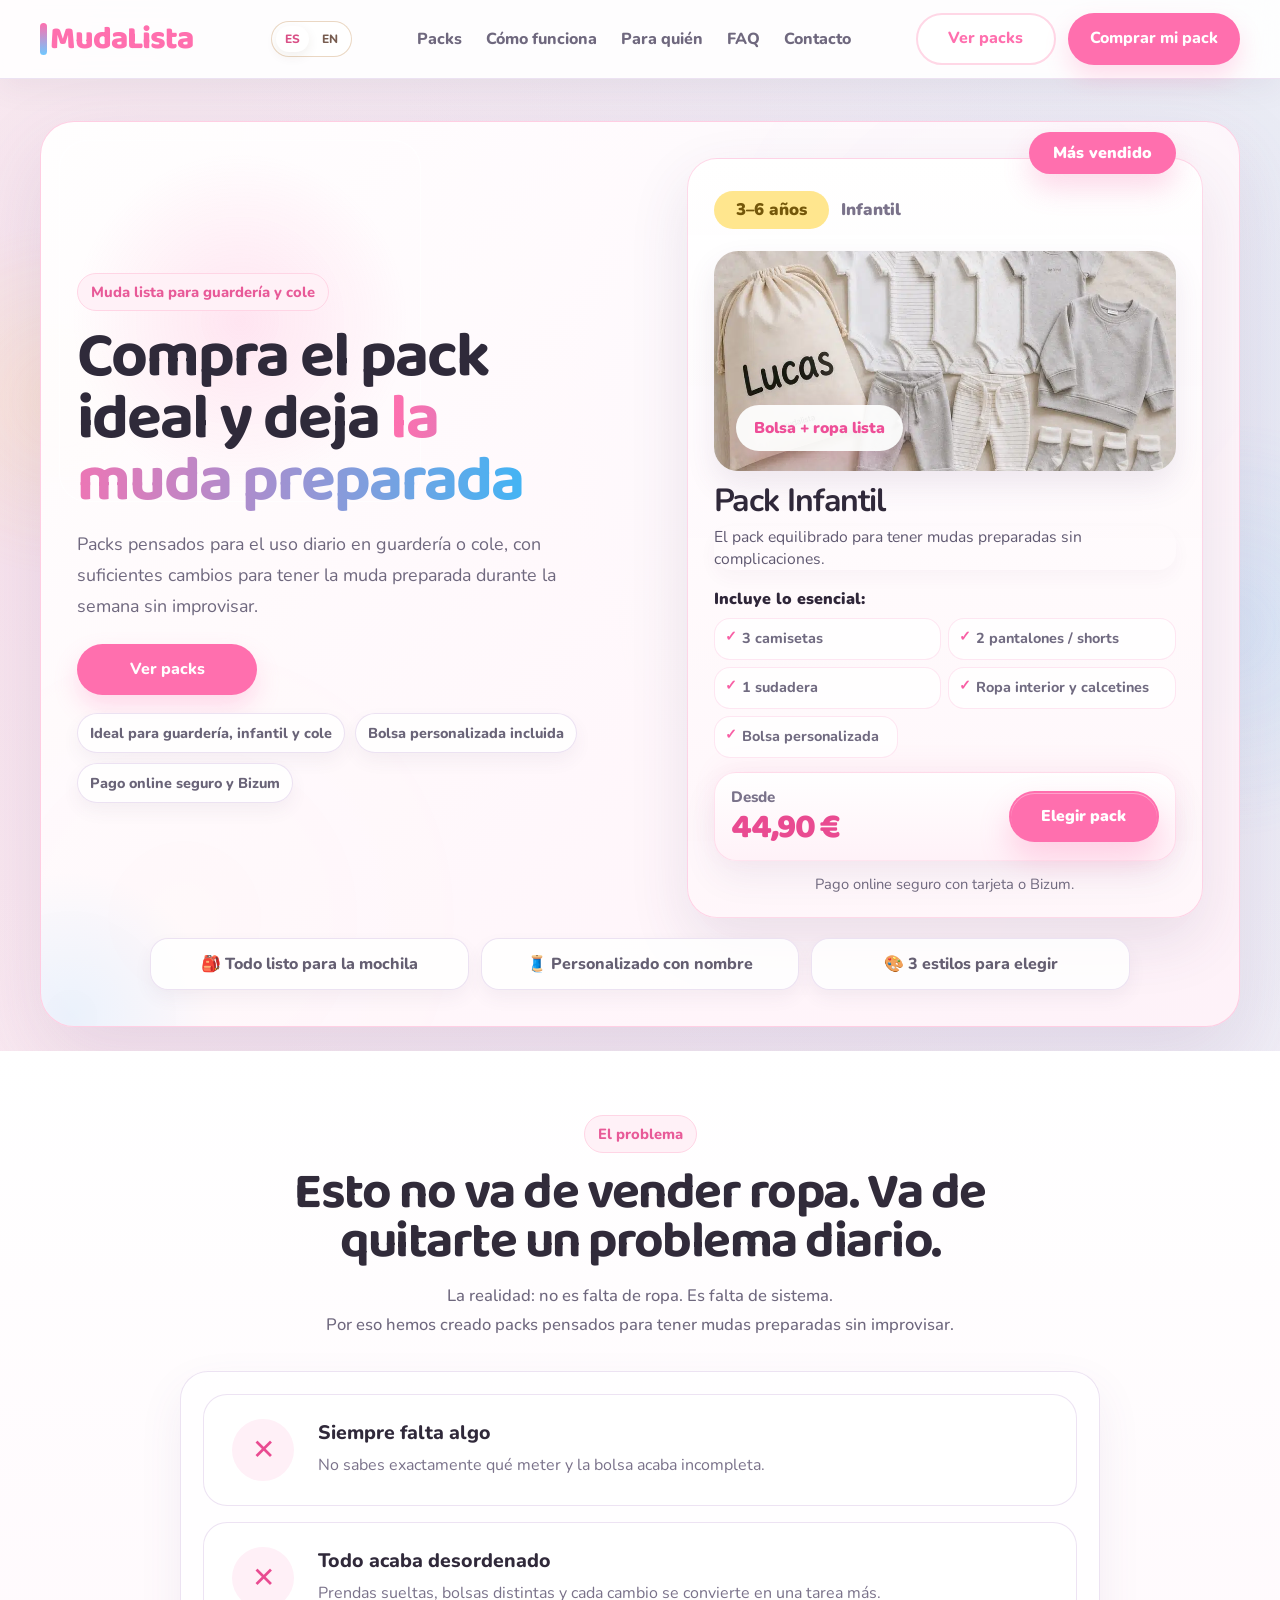
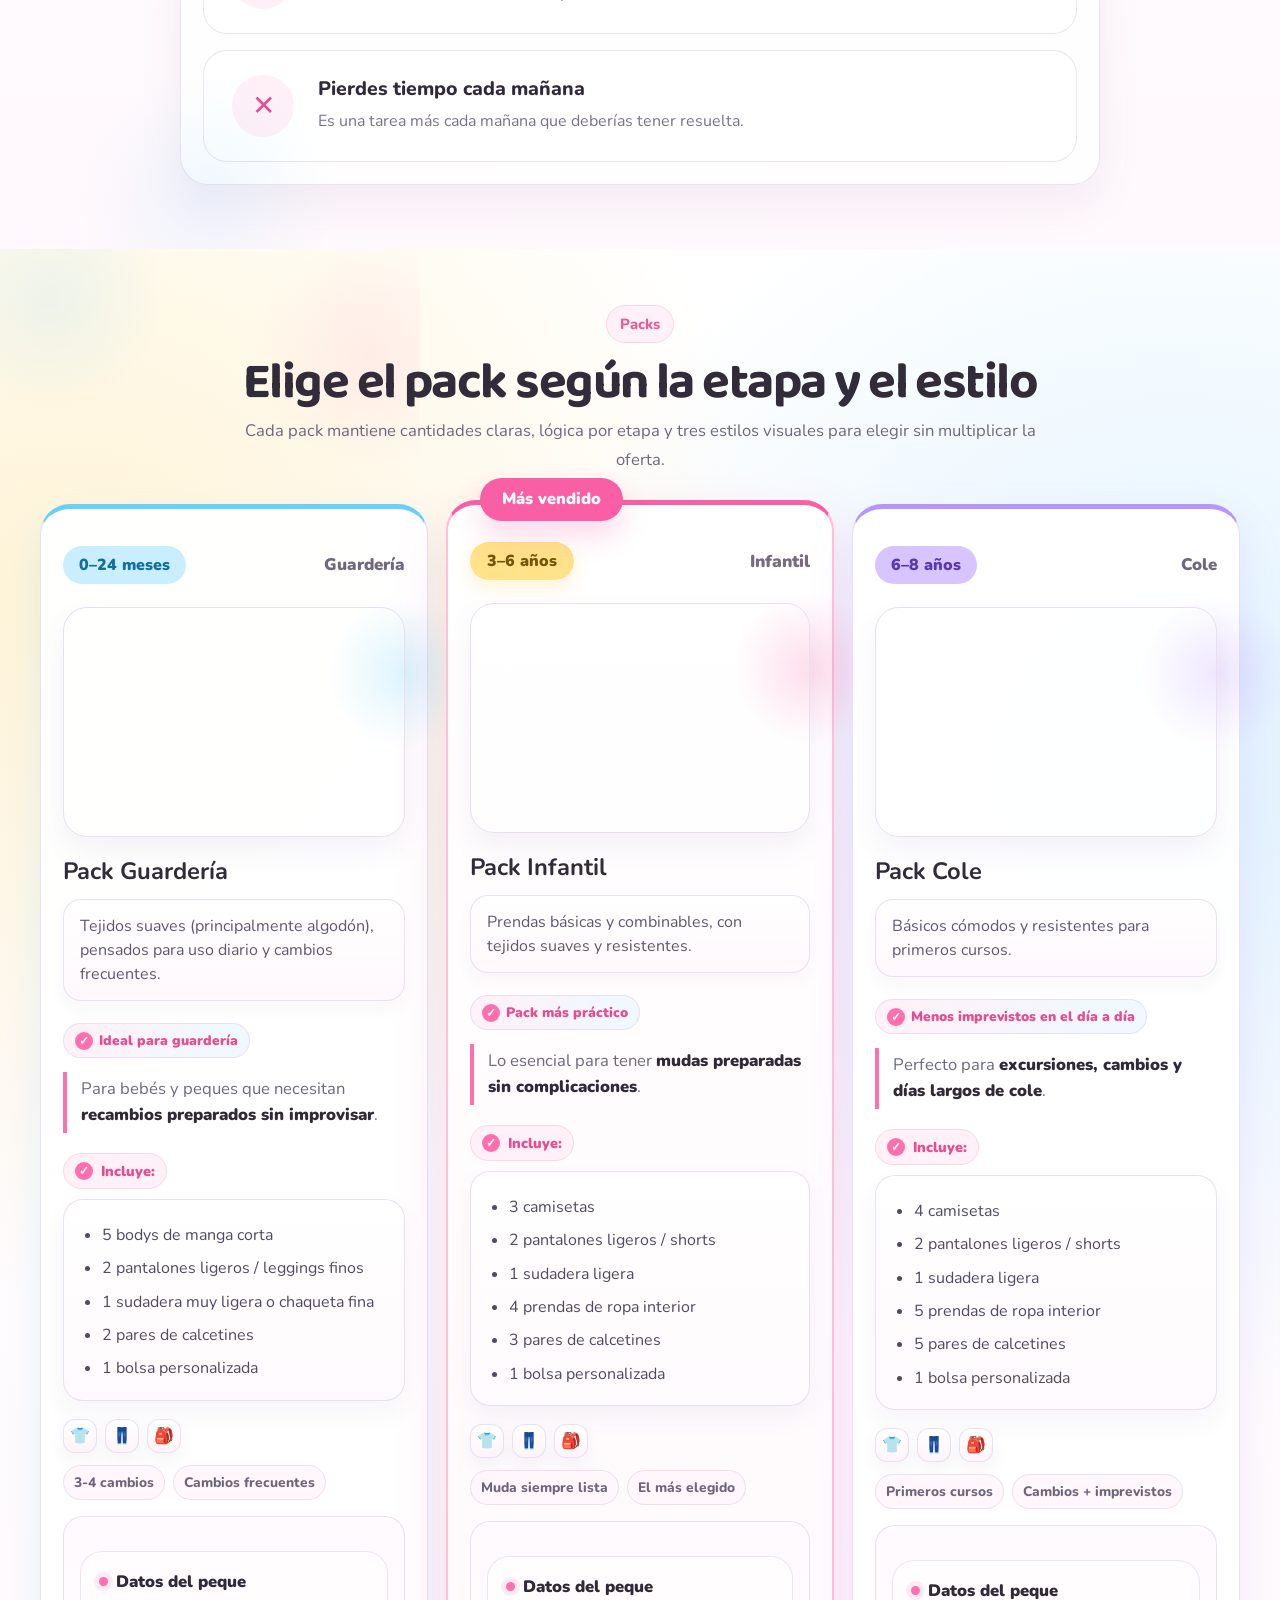
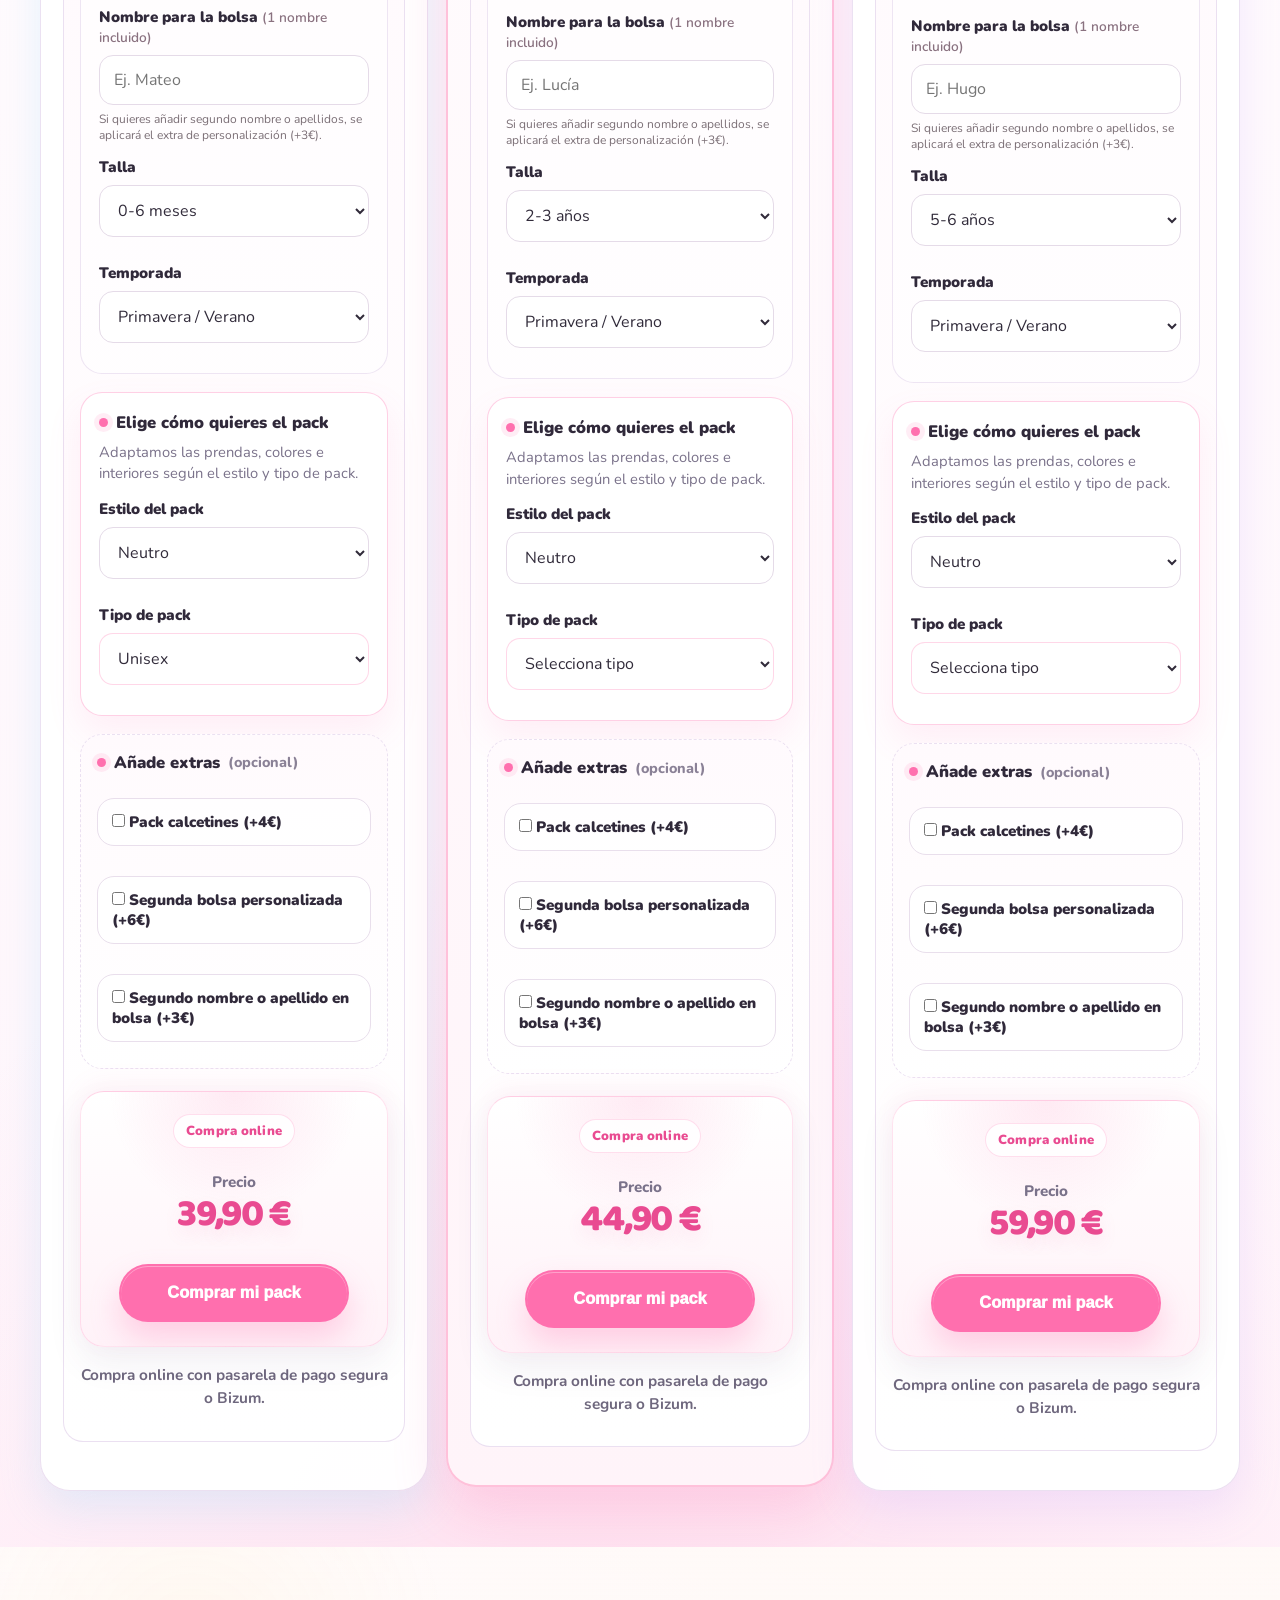
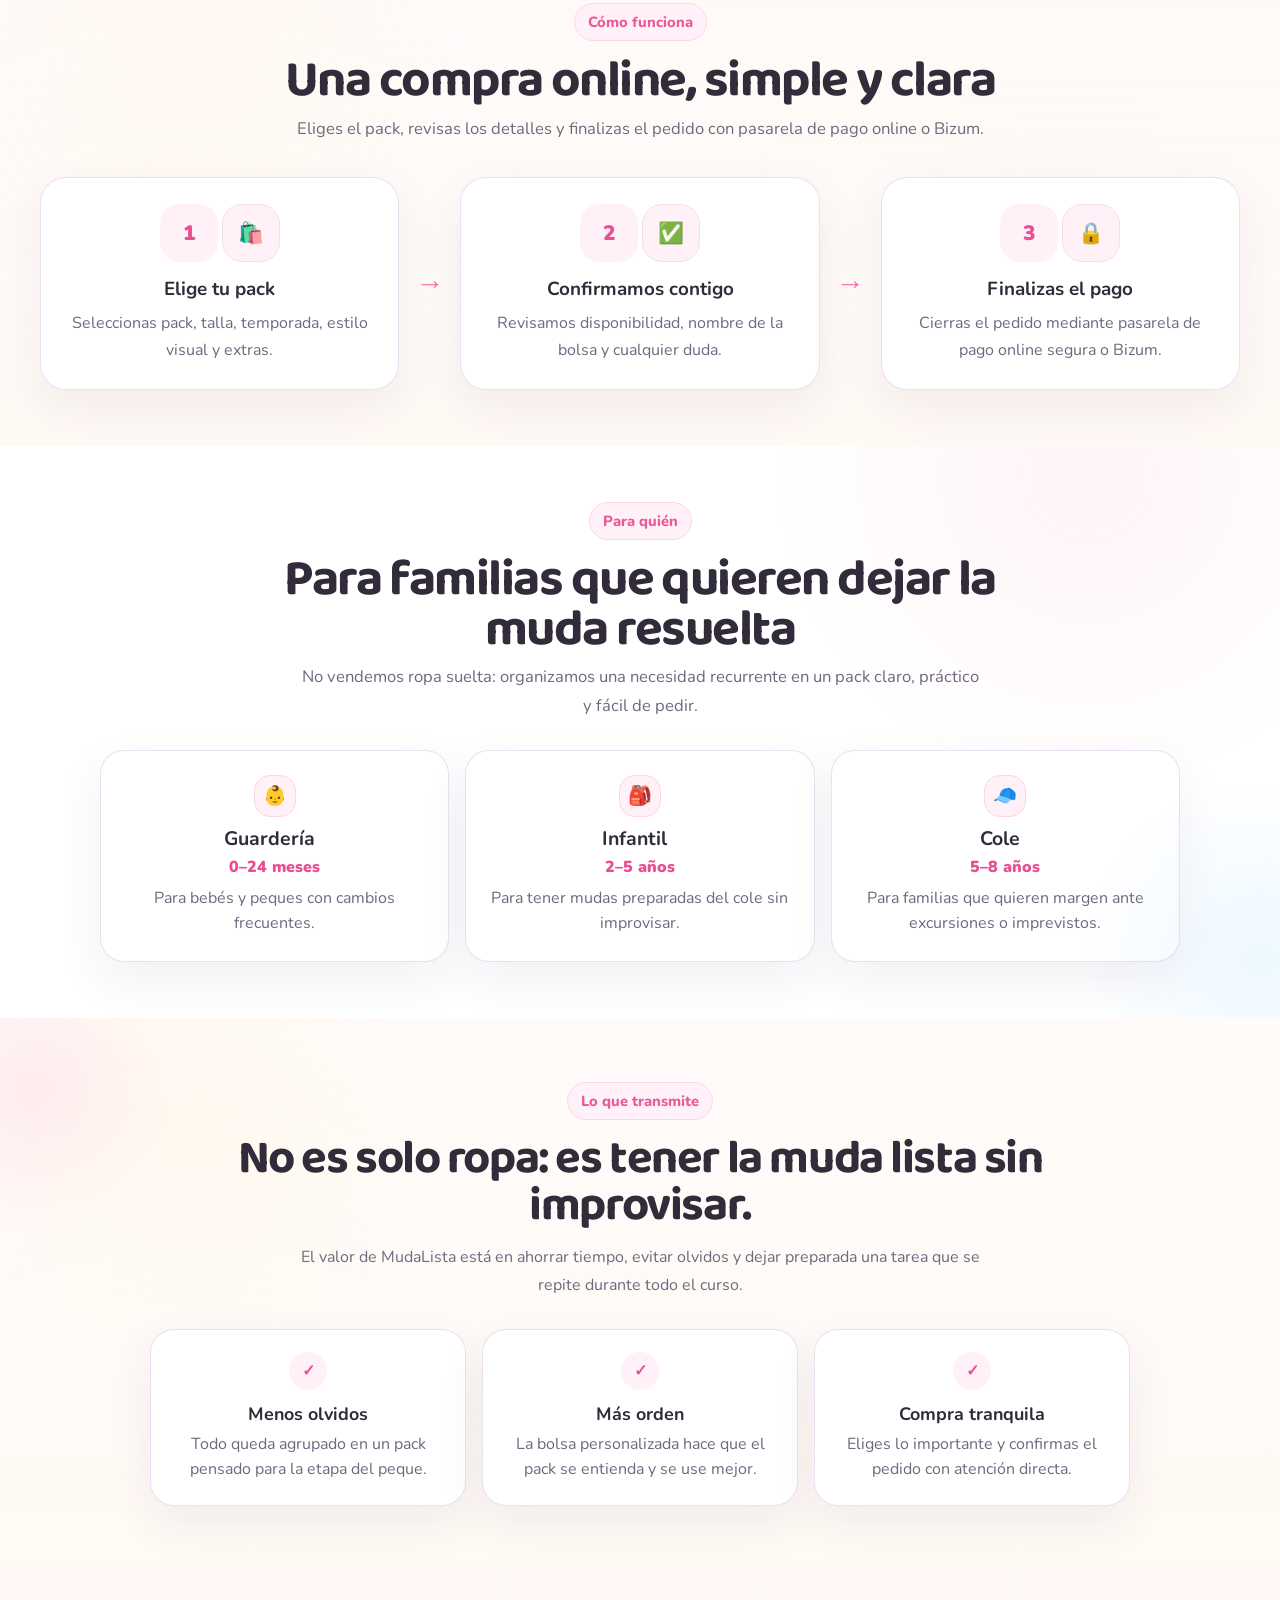
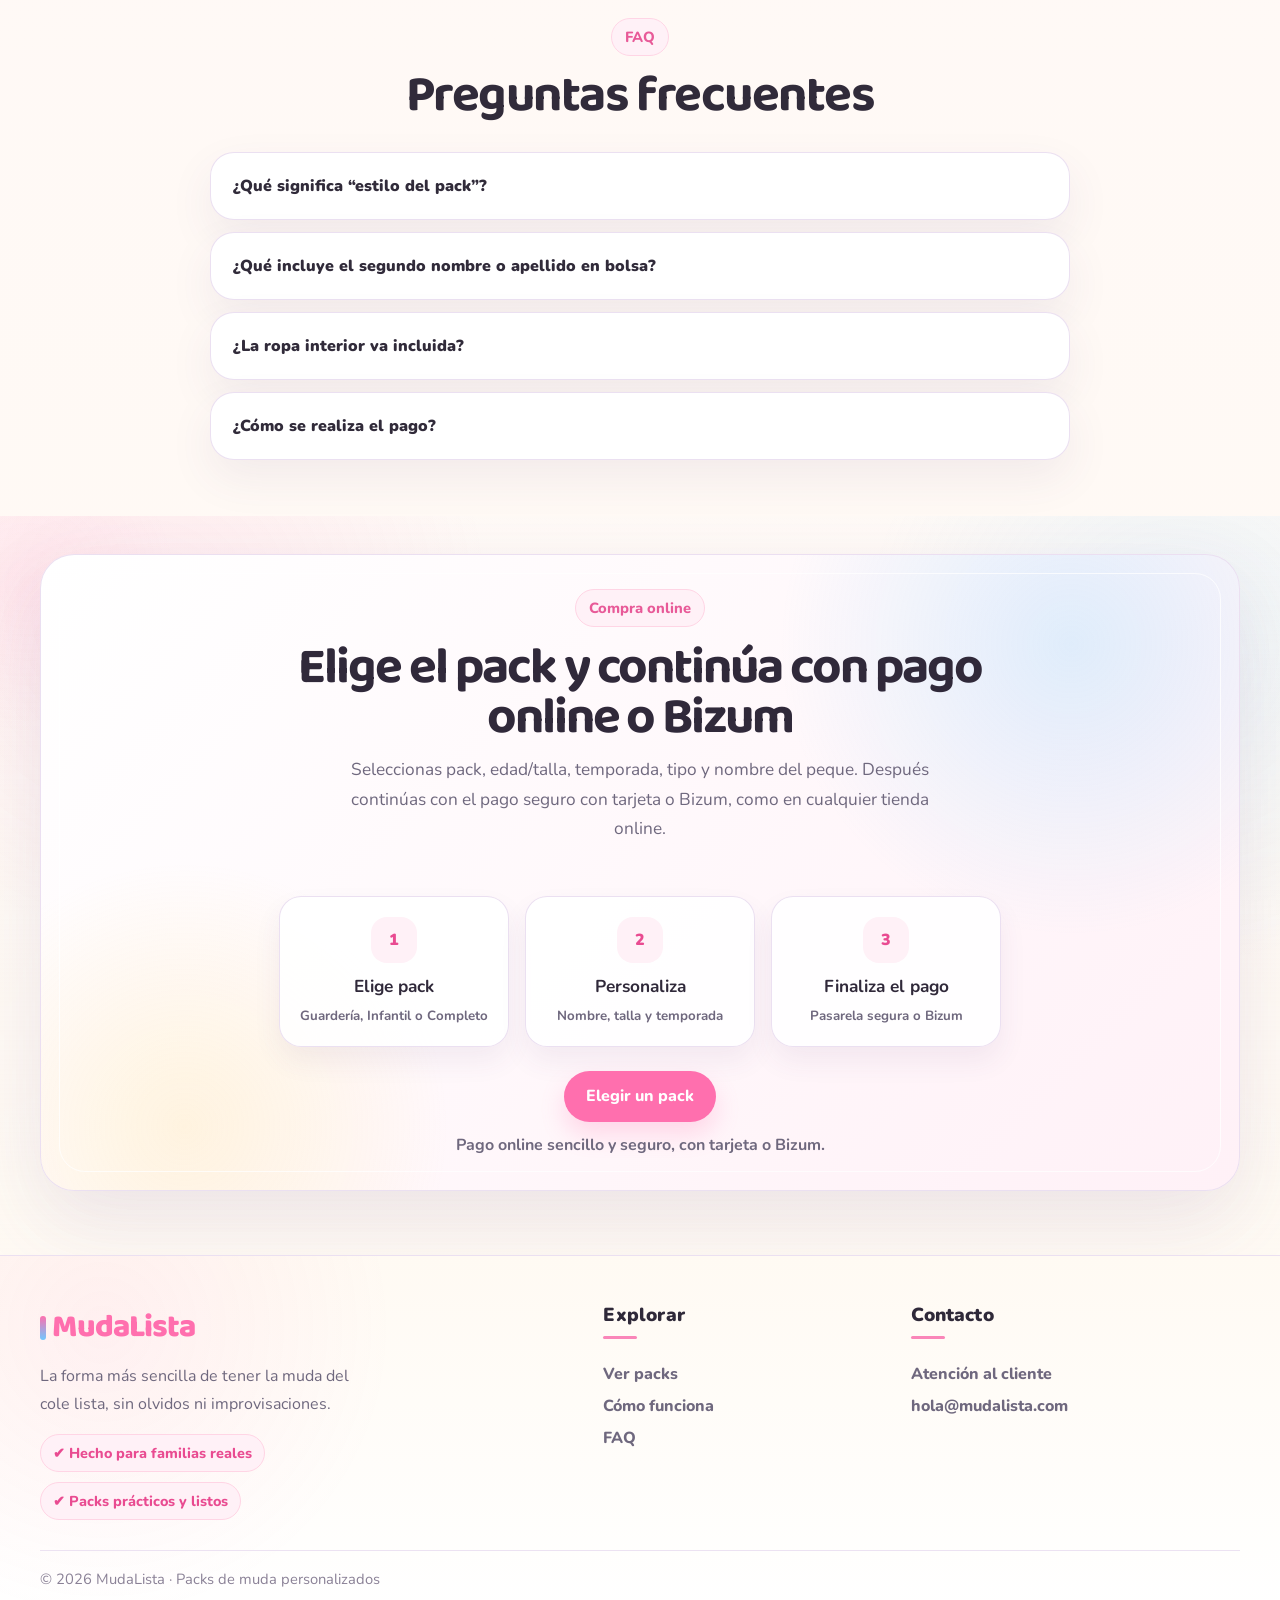
<file: index.html>
<!DOCTYPE html>
<html lang="es">
<head>
  <meta charset="UTF-8" />
  <meta name="viewport" content="width=device-width, initial-scale=1.0" />
  <title>MudaLista | Packs de muda para cole y guardería</title>
  <meta name="description" content="Packs de muda para guardería y cole con ropa cómoda, bolsa personalizada y compra asistida. Una solución práctica para familias." />
  <link rel="preconnect" href="https://fonts.googleapis.com">
  <link rel="preconnect" href="https://fonts.gstatic.com" crossorigin>
  <link href="https://fonts.googleapis.com/css2?family=Baloo+2:wght@600;700;800&family=Nunito:wght@400;600;700;800&display=swap" rel="stylesheet">
  <link rel="stylesheet" href="style.css" />
</head>
<body>
  <div class="visual-blob blob-one"></div>
  <div class="visual-blob blob-two"></div>
  <div class="visual-blob blob-three"></div>
  <header class="site-header">
    <div class="container header-inner">
      <a href="index.html" class="brand">MudaLista</a>
      <div class="lang-switch" aria-label="Selector de idioma"><a href="index.html" class="active">ES</a><a href="index-en.html">EN</a></div>

      <nav class="desktop-nav">
        <a href="#packs">Packs</a>
        <a href="#como-funciona">Cómo funciona</a>
        <a href="#para-quien">Para quién</a>
        <a href="#faq">FAQ</a>
        <a href="#footer-contacto">Contacto</a>
      </nav>

      <div class="header-actions">
        <a href="#packs" class="btn btn-light">Ver packs</a>
        <a href="#packs" class="btn btn-primary">Comprar mi pack</a>
      </div>

      <button class="menu-toggle" id="menuBtn" aria-label="Abrir menú" aria-expanded="false">
        <span></span><span></span><span></span>
      </button>
    </div>

    <div class="mobile-menu" id="mobileMenu">
      <a href="#packs">Packs</a>
      <a href="#como-funciona">Cómo funciona</a>
      <a href="#para-quien">Para quién</a>
      <a href="#faq">FAQ</a>
      <a href="#footer-contacto">Contacto</a>
      <a href="index-en.html">English</a>
      <a href="#packs" class="btn btn-primary mobile-cta">Comprar mi pack</a>
    </div>
  </header>

  <main>
    <section class="hero hero-fixed">
      <div class="container hero-shell hero-fixed-shell">
        <div class="hero-grid hero-fixed-grid">
          <div class="hero-copy hero-fixed-copy">
            <div class="eyebrow">Muda lista para guardería y cole</div>
            <h1>Compra el pack ideal y deja <span>la muda preparada</span></h1>
            <p class="hero-text">
              Packs pensados para el uso diario en guardería o cole, con suficientes cambios para tener la muda preparada durante la semana sin improvisar.
            </p>

            <div class="hero-actions hero-fixed-actions">
              <a href="#packs" class="btn btn-primary">Ver packs</a>
            </div>

            <div class="hero-mini hero-fixed-mini">
              <span>Ideal para guardería, infantil y cole</span>
              <span>Bolsa personalizada incluida</span>
              <span>Pago online seguro y Bizum</span>
            </div>
          </div>

          <div class="hero-visual hero-fixed-visual">
            <div class="hero-card hero-fixed-card hero-product-card-pro hero-pack-summary-card">
              <span class="hero-badge hero-badge-floating">Más vendido</span>
              <div class="hero-card-headline">
                <span class="age-pill age-pill-infantil">3–6 años</span>
                <span class="product-label">Infantil</span>
              </div>

              <div class="hero-pack-main">
                <div class="hero-pack-image"><img src="assets/pack_infantil_prueba.webp" alt="Pack Infantil de prueba con ropa y bolsa personalizada"><span class="hero-image-chip">Bolsa + ropa lista</span></div>
                <div class="hero-pack-copy">
                  <h3>Pack Infantil</h3>
                  <p class="muted">El pack equilibrado para tener mudas preparadas sin complicaciones.</p>
                </div>
              </div>

              <div class="hero-includes-title">Incluye lo esencial:</div>
              <ul class="hero-pack-list">
                <li>3 camisetas</li>
                <li>2 pantalones / shorts</li>
                <li>1 sudadera</li>
                <li>Ropa interior y calcetines</li>
                <li>Bolsa personalizada</li>
              </ul>

              <div class="hero-card-bottom">
                <div>
                  <small>Desde</small>
                  <div class="hero-price">44,90 €</div>
                </div>
                <a href="#pack-infantil" class="btn btn-primary" data-open-pack="infantil">Elegir pack</a>
              </div>
              <p class="hero-card-note">Pago online seguro con tarjeta o Bizum.</p>
            </div>
          </div>
        </div>

        <div class="trust-strip trust-strip-fixed">
          <div>🎒 Todo listo para la mochila</div>
          <div>🧵 Personalizado con nombre</div>
          <div>🎨 3 estilos para elegir</div>
        </div>
      </div>
    </section>

    <section class="section problem-section problem-conversion">
      <div class="container">
        <div class="section-head center narrow">
          <span class="section-tag">El problema</span>
          <h2>Esto no va de vender ropa. Va de quitarte un problema diario.</h2>
          <p class="problem-subcopy">La realidad: no es falta de ropa. Es falta de sistema.<br>Por eso hemos creado packs pensados para tener mudas preparadas sin improvisar.</p>
        </div>

        <div class="problem-conversion-list">
          <div class="problem-conversion-row">
            <span>✕</span>
            <div>
              <h3>Siempre falta algo</h3>
              <p>No sabes exactamente qué meter y la bolsa acaba incompleta.</p>
            </div>
          </div>

          <div class="problem-conversion-row">
            <span>✕</span>
            <div>
              <h3>Todo acaba desordenado</h3>
              <p>Prendas sueltas, bolsas distintas y cada cambio se convierte en una tarea más.</p>
            </div>
          </div>

          <div class="problem-conversion-row">
            <span>✕</span>
            <div>
              <h3>Pierdes tiempo cada mañana</h3>
              <p>Es una tarea más cada mañana que deberías tener resuelta.</p>
            </div>
          </div>
        </div>
</div>
    </section>

    <section class="section packs-section" id="packs">
      <div class="container">
        <div class="section-head center narrow">
          <span class="section-tag">Packs</span>
          <h2>Elige el pack según la etapa y el estilo</h2>
          <p>Cada pack mantiene cantidades claras, lógica por etapa y tres estilos visuales para elegir sin multiplicar la oferta.</p>
        </div>
<div class="products-grid">
          <article class="product-card" id="pack-guarderia">
            <div class="product-topline product-topline-clean">
              <span class="age-pill age-pill-guarderia">0–24 meses</span>
              <span class="product-label">Guardería</span>
            </div>
            <img class="pack-real-image" src="assets/pack_guarderia_realista.webp" alt="Mockup realista del Pack Guardería con ropa y bolsa personalizada">
<h3>Pack Guardería</h3><p class='muted'>Tejidos suaves (principalmente algodón), pensados para uso diario y cambios frecuentes.</p>
            <div class="conversion-badge">Ideal para guardería</div>
            <p class="product-subtitle">Para bebés y peques que necesitan <strong>recambios preparados sin improvisar</strong>.</p>

            <div class="pack-includes-title">Incluye:</div>
            <ul class="pack-content-list" data-pack-list="guarderia">
              <li>5 bodys de manga corta</li>
              <li>2 pantalones ligeros / leggings finos</li>
              <li>1 sudadera muy ligera o chaqueta fina</li>
              <li>2 pares de calcetines</li>
              <li>1 bolsa personalizada</li>
            </ul>
<div class="product-visual-row"><span>👕</span><span>👖</span><span>🎒</span></div>
            <div class="product-meta">
              <span>3-4 cambios</span>
              <span>Cambios frecuentes</span>
            </div>

            <div class="selector-block">
              <div class="config-block config-block-basic"><div class="config-block-title">Datos del peque</div><label for="name-guarderia">Nombre para la bolsa <span class="label-note">(1 nombre incluido)</span></label>
              <input type="text" id="name-guarderia" placeholder="Ej. Mateo" maxlength="18" autocomplete="given-name">
              <p class="field-help">Si quieres añadir segundo nombre o apellidos, se aplicará el extra de personalización (+3€).</p>

              <label>Talla</label>
              <select id="size-guarderia" onchange="window.mudalistaUpdatePack && window.mudalistaUpdatePack('guarderia')">
                <option>0-6 meses</option>
                <option>6-12 meses</option>
                <option>12-18 meses</option>
                <option>18-24 meses</option>
              </select>

              <label>Temporada</label>
              <select id="season-guarderia" class="season-select" data-pack="guarderia" onchange="window.mudalistaUpdatePack && window.mudalistaUpdatePack('guarderia')">
                <option value="pv">Primavera / Verano</option>
                <option value="oi">Otoño / Invierno</option>
              </select>
</div><div class="config-block config-block-choice"><div class="config-block-title">Elige cómo quieres el pack</div><p class="config-block-note">Adaptamos las prendas, colores e interiores según el estilo y tipo de pack.</p><label>Estilo del pack</label>
              <select id="style-guarderia" class="style-select" data-pack="guarderia" onchange="window.mudalistaUpdatePack && window.mudalistaUpdatePack('guarderia')">
                <option value="basico">Neutro</option>
                <option value="suave">Tierra</option>
                <option value="ilustrado">Divertido</option>
              </select>
              <label for="type-guarderia">Tipo de pack</label>
              <select id="type-guarderia" class="type-select" data-pack="guarderia" onchange="window.mudalistaUpdatePack && window.mudalistaUpdatePack('guarderia')">
                <option value="unisex">Unisex</option>
                <option value="nino">Niño</option>
                <option value="nina">Niña</option>
              </select>

              </div><div class="config-block config-block-extras"><div class="config-block-title extras-title">Añade extras <span>(opcional)</span></div>
              <div class="extras-grid">
                <label class="check-option"><input type="checkbox" value="Pack calcetines (+4€)" data-pack="guarderia"> Pack calcetines (+4€)</label>
                <label class="check-option"><input type="checkbox" value="Segunda bolsa personalizada (+6€)" data-pack="guarderia"> Segunda bolsa personalizada (+6€)</label>
                <label class="check-option"><input type="checkbox" id="second-name-guarderia" value="Segundo nombre o apellido en bolsa (+3€)" data-pack="guarderia" data-toggle-target="second-name-field-guarderia"> Segundo nombre o apellido en bolsa (+3€)</label>
                <div class="extra-field" id="second-name-field-guarderia">
                  <label>Segundo nombre / apellido para la bolsa</label>
                  <input type="text" id="second-name-value-guarderia" placeholder="Ej. Martín / García" maxlength="28" autocomplete="additional-name">
                </div>
              </div>
            </div>
            <div class="product-bottom product-bottom-centered">
              <div class="price-box">
                <small>Precio</small>
                <div class="price">39,90 €</div>
              </div>
              <button class="btn btn-primary order-btn" data-pack-name="Pack Guardería" data-name-id="name-guarderia" data-size-id="size-guarderia" data-season-id="season-guarderia" data-style-id="style-guarderia" data-base-price="39,90 €" data-pack-key="guarderia">Comprar mi pack</button>
            </div>
            <p class="product-note">Compra online con pasarela de pago segura o Bizum.</p>
          </article>

          <article class="product-card featured" id="pack-infantil">
            <span class="featured-badge-floating">Más vendido</span>
            <div class="product-topline product-topline-clean">
              <span class="age-pill age-pill-infantil">3–6 años</span>
              <span class="product-label">Infantil</span>
            </div>
<img class="pack-real-image" src="assets/pack_infantil_prueba.webp" alt="Pack Infantil de prueba con ropa y bolsa personalizada" loading="lazy" decoding="async">
<h3>Pack Infantil</h3><p class='muted'>Prendas básicas y combinables, con tejidos suaves y resistentes.</p>
            <div class="conversion-badge">Pack más práctico</div>
            <p class="product-subtitle">Lo esencial para tener <strong>mudas preparadas sin complicaciones</strong>.</p>

            <div class="pack-includes-title">Incluye:</div>
            <ul class="pack-content-list" data-pack-list="infantil">
              <li>3 camisetas</li>
              <li>2 pantalones ligeros / shorts</li>
              <li>1 sudadera ligera</li>
              <li>4 prendas de ropa interior</li>
              <li>3 pares de calcetines</li>
              <li>1 bolsa personalizada</li>
            </ul>
<div class="product-visual-row"><span>👕</span><span>👖</span><span>🎒</span></div>
            <div class="product-meta">
              <span>Muda siempre lista</span>
              <span>El más elegido</span>
            </div>

            <div class="selector-block">
              <div class="config-block config-block-basic"><div class="config-block-title">Datos del peque</div><label for="name-infantil">Nombre para la bolsa <span class="label-note">(1 nombre incluido)</span></label>
              <input type="text" id="name-infantil" placeholder="Ej. Lucía" maxlength="18" autocomplete="given-name">
              <p class="field-help">Si quieres añadir segundo nombre o apellidos, se aplicará el extra de personalización (+3€).</p>

              <label>Talla</label>
              <select id="size-infantil" onchange="window.mudalistaUpdatePack && window.mudalistaUpdatePack('infantil')">
                <option>2-3 años</option>
                <option>3-4 años</option>
                <option>4-5 años</option>
              </select>

              <label>Temporada</label>
              <select id="season-infantil" class="season-select" data-pack="infantil" onchange="window.mudalistaUpdatePack && window.mudalistaUpdatePack('infantil')">
                <option value="pv">Primavera / Verano</option>
                <option value="oi">Otoño / Invierno</option>
              </select>
</div><div class="config-block config-block-choice"><div class="config-block-title">Elige cómo quieres el pack</div><p class="config-block-note">Adaptamos las prendas, colores e interiores según el estilo y tipo de pack.</p><label>Estilo del pack</label>
              <select id="style-infantil" class="style-select" data-pack="infantil" onchange="window.mudalistaUpdatePack && window.mudalistaUpdatePack('infantil')">
                <option value="basico">Neutro</option>
                <option value="suave">Tierra</option>
                <option value="ilustrado">Divertido</option>
              </select>
              <label for="type-infantil">Tipo de pack</label>
              <select id="type-infantil" class="type-select" data-pack="infantil" onchange="window.mudalistaUpdatePack && window.mudalistaUpdatePack('infantil')">
                <option value="">Selecciona tipo</option>
                <option value="nino">Niño</option>
                <option value="nina">Niña</option>
            </select>

              </div><div class="config-block config-block-extras"><div class="config-block-title extras-title">Añade extras <span>(opcional)</span></div>
              <div class="extras-grid">
                <label class="check-option"><input type="checkbox" value="Pack calcetines (+4€)" data-pack="infantil"> Pack calcetines (+4€)</label>
                <label class="check-option"><input type="checkbox" value="Segunda bolsa personalizada (+6€)" data-pack="infantil"> Segunda bolsa personalizada (+6€)</label>
                <label class="check-option"><input type="checkbox" id="second-name-infantil" value="Segundo nombre o apellido en bolsa (+3€)" data-pack="infantil" data-toggle-target="second-name-field-infantil"> Segundo nombre o apellido en bolsa (+3€)</label>
                <div class="extra-field" id="second-name-field-infantil">
                  <label>Segundo nombre / apellido para la bolsa</label>
                  <input type="text" id="second-name-value-infantil" placeholder="Ej. Martín / García" maxlength="28" autocomplete="additional-name">
                </div>
              </div>
            </div>
            <div class="product-bottom product-bottom-centered">
              <div class="price-box">
                <small>Precio</small>
                <div class="price">44,90 €</div>
              </div>
              <button class="btn btn-primary order-btn" data-pack-name="Pack Infantil" data-name-id="name-infantil" data-size-id="size-infantil" data-season-id="season-infantil" data-style-id="style-infantil" data-base-price="44,90 €" data-pack-key="infantil">Comprar mi pack</button>
            </div>
            <p class="product-note">Compra online con pasarela de pago segura o Bizum.</p>
          </article>

          <article class="product-card" id="pack-completo">
            <div class="product-topline product-topline-clean">
              <span class="age-pill age-pill-cole">6–8 años</span>
              <span class="product-label">Cole</span>
            </div>
            <img class="pack-real-image" src="assets/pack_cole_realista.webp" alt="Mockup realista del Pack Cole con ropa y bolsa personalizada">
<h3>Pack Cole</h3><p class='muted'>Básicos cómodos y resistentes para primeros cursos.</p>
            <div class="conversion-badge">Menos imprevistos en el día a día</div>
            <p class="product-subtitle">Perfecto para <strong>excursiones, cambios y días largos de cole</strong>.</p>

            <div class="pack-includes-title">Incluye:</div>
            <ul class="pack-content-list" data-pack-list="completo">
              <li>4 camisetas</li>
              <li>2 pantalones ligeros / shorts</li>
              <li>1 sudadera ligera</li>
              <li>5 prendas de ropa interior</li>
              <li>5 pares de calcetines</li>
              <li>1 bolsa personalizada</li>
            </ul>
<div class="product-visual-row"><span>👕</span><span>👖</span><span>🎒</span></div>
            <div class="product-meta">
              <span>Primeros cursos</span>
              <span>Cambios + imprevistos</span>
            </div>

            <div class="selector-block">
              <div class="config-block config-block-basic"><div class="config-block-title">Datos del peque</div><label for="name-completo">Nombre para la bolsa <span class="label-note">(1 nombre incluido)</span></label>
              <input type="text" id="name-completo" placeholder="Ej. Hugo" maxlength="18" autocomplete="given-name">
              <p class="field-help">Si quieres añadir segundo nombre o apellidos, se aplicará el extra de personalización (+3€).</p>

              <label>Talla</label>
              <select id="size-completo" onchange="window.mudalistaUpdatePack && window.mudalistaUpdatePack('completo')">
                <option>5-6 años</option>
                <option>6-7 años</option>
                <option>7-8 años</option>
              </select>

              <label>Temporada</label>
              <select id="season-completo" class="season-select" data-pack="completo" onchange="window.mudalistaUpdatePack && window.mudalistaUpdatePack('completo')">
                <option value="pv">Primavera / Verano</option>
                <option value="oi">Otoño / Invierno</option>
              </select>
</div><div class="config-block config-block-choice"><div class="config-block-title">Elige cómo quieres el pack</div><p class="config-block-note">Adaptamos las prendas, colores e interiores según el estilo y tipo de pack.</p><label>Estilo del pack</label>
              <select id="style-completo" class="style-select" data-pack="completo" onchange="window.mudalistaUpdatePack && window.mudalistaUpdatePack('completo')">
                <option value="basico">Neutro</option>
                <option value="suave">Tierra</option>
                <option value="ilustrado">Divertido</option>
              </select>
              <label for="type-completo">Tipo de pack</label>
              <select id="type-completo" class="type-select" data-pack="completo" onchange="window.mudalistaUpdatePack && window.mudalistaUpdatePack('completo')">
                <option value="">Selecciona tipo</option>
                <option value="nino">Niño</option>
                <option value="nina">Niña</option>
            </select>

              </div><div class="config-block config-block-extras"><div class="config-block-title extras-title">Añade extras <span>(opcional)</span></div>
              <div class="extras-grid">
                <label class="check-option"><input type="checkbox" value="Pack calcetines (+4€)" data-pack="completo"> Pack calcetines (+4€)</label>
                <label class="check-option"><input type="checkbox" value="Segunda bolsa personalizada (+6€)" data-pack="completo"> Segunda bolsa personalizada (+6€)</label>
                <label class="check-option"><input type="checkbox" id="second-name-completo" value="Segundo nombre o apellido en bolsa (+3€)" data-pack="completo" data-toggle-target="second-name-field-completo"> Segundo nombre o apellido en bolsa (+3€)</label>
                <div class="extra-field" id="second-name-field-completo">
                  <label>Segundo nombre / apellido para la bolsa</label>
                  <input type="text" id="second-name-value-completo" placeholder="Ej. Martín / García" maxlength="28" autocomplete="additional-name">
                </div>
              </div>
            </div>
            <div class="product-bottom product-bottom-centered">
              <div class="price-box">
                <small>Precio</small>
                <div class="price">59,90 €</div>
              </div>
              <button class="btn btn-primary order-btn" data-pack-name="Pack Cole" data-name-id="name-completo" data-size-id="size-completo" data-season-id="season-completo" data-style-id="style-completo" data-base-price="59,90 €" data-pack-key="completo">Comprar mi pack</button>
            </div>
            <p class="product-note">Compra online con pasarela de pago segura o Bizum.</p>
          </article>
        </div>
      </div>
    </section>

    <section class="section how-section-clean" id="como-funciona">
      <div class="container">
        <div class="section-head center narrow">
          <span class="section-tag">Cómo funciona</span>
          <h2>Una compra online, simple y clara</h2>
          <p>Eliges el pack, revisas los detalles y finalizas el pedido con pasarela de pago online o Bizum.</p>
        </div>

        <div class="process-row">
          <div class="process-step">
            <span>1</span>
            <span class="process-step-icon">🛍️</span><h3>Elige tu pack</h3>
            <p>Seleccionas pack, talla, temporada, estilo visual y extras.</p>
          </div>
          <div class="process-arrow">→</div>
          <div class="process-step">
            <span>2</span>
            <span class="process-step-icon">✅</span><h3>Confirmamos contigo</h3>
            <p>Revisamos disponibilidad, nombre de la bolsa y cualquier duda.</p>
          </div>
          <div class="process-arrow">→</div>
          <div class="process-step">
            <span>3</span>
            <span class="process-step-icon">🔒</span><h3>Finalizas el pago</h3>
            <p>Cierras el pedido mediante pasarela de pago online segura o Bizum.</p>
          </div>
        </div>
      </div>
    </section>

    <section class="section audience-section-pro" id="para-quien">
      <div class="container">
        <div class="section-head center narrow audience-centered-head">
          <span class="section-tag">Para quién</span>
          <h2>Para familias que quieren dejar la muda resuelta</h2>
          <p>No vendemos ropa suelta: organizamos una necesidad recurrente en un pack claro, práctico y fácil de pedir.</p>
        </div>

        <div class="audience-options audience-options-centered">
          <div>
            <span class="audience-card-icon">👶</span><strong>Guardería</strong>
            <span>0–24 meses</span>
            <p>Para bebés y peques con cambios frecuentes.</p>
          </div>
          <div>
            <span class="audience-card-icon">🎒</span><strong>Infantil</strong>
            <span>2–5 años</span>
            <p>Para tener mudas preparadas del cole sin improvisar.</p>
          </div>
          <div>
            <span class="audience-card-icon">🧢</span><strong>Cole</strong>
            <span>5–8 años</span>
            <p>Para familias que quieren margen ante excursiones o imprevistos.</p>
          </div>
        </div>
      </div>
    </section>

    <section class="section value-section-pro">
      <div class="container">
        <div class="value-compact">
          <span class="section-tag">Lo que transmite</span>
          <h2>No es solo ropa: es tener la muda lista sin improvisar.</h2>
          <p>El valor de MudaLista está en ahorrar tiempo, evitar olvidos y dejar preparada una tarea que se repite durante todo el curso.</p>
        </div>

        <div class="benefits-compact">
          <div><span>✓</span><strong>Menos olvidos</strong><p>Todo queda agrupado en un pack pensado para la etapa del peque.</p></div>
          <div><span>✓</span><strong>Más orden</strong><p>La bolsa personalizada hace que el pack se entienda y se use mejor.</p></div>
          <div><span>✓</span><strong>Compra tranquila</strong><p>Eliges lo importante y confirmas el pedido con atención directa.</p></div>
        </div>
      </div>
    </section>

    <section class="section faq-section" id="faq">
      <div class="container small">
        <div class="section-head center narrow">
          <span class="section-tag">FAQ</span>
          <h2>Preguntas frecuentes</h2>
        </div>

        <div class="faq-list">
          <div class="faq-item">
            <button class="faq-question">¿Qué significa “estilo del pack”?</button>
            <div class="faq-answer"><p>Es la línea visual de la ropa: Neutro, Tierra o Divertido. Así eliges estética sin multiplicar packs.</p></div>
          </div>
          <div class="faq-item">
            <button class="faq-question">¿Qué incluye el segundo nombre o apellido en bolsa?</button>
            <div class="faq-answer"><p>Permite añadir un segundo nombre o apellido en la bolsa personalizada. Por ejemplo: nombre + apellido, o un nombre compuesto.</p></div>
          </div>
          <div class="faq-item">
            <button class="faq-question">¿La ropa interior va incluida?</button>
            <div class="faq-answer"><p>Sí. Aparece especificada con número exacto para evitar dudas antes de comprar.</p></div>
          </div>
        
          <div class="faq-item">
            <button class="faq-question">¿Cómo se realiza el pago?</button>
            <div class="faq-answer"><p>El pago se realiza al finalizar el pedido mediante pasarela de pago online segura o Bizum. Antes de pagar deberás completar los datos obligatorios del pack seleccionado.</p></div>
          </div>
</div>
      </div>
    </section>

    <section class="section cta-section cierre-pro-section" id="checkout">
      <div class="container cierre-pro-box">
        <div class="cierre-pro-copy">
          <span class="section-tag">Compra online</span>
          <h2>Elige el pack y continúa con pago online o Bizum</h2>
          <p>Seleccionas pack, edad/talla, temporada, tipo y nombre del peque. Después continúas con el pago seguro con tarjeta o Bizum, como en cualquier tienda online.</p>
        </div>

        <div class="cierre-pro-steps">
          <div class="cierre-step">
            <span>1</span>
            <strong>Elige pack</strong>
            <small>Guardería, Infantil o Completo</small>
          </div>
          <div class="cierre-step">
            <span>2</span>
            <strong>Personaliza</strong>
            <small>Nombre, talla y temporada</small>
          </div>
          <div class="cierre-step">
            <span>3</span>
            <strong>Finaliza el pago</strong>
            <small>Pasarela segura o Bizum</small>
          </div>
        </div>


        <div class="cierre-pro-action">
          <a href="#packs" class="btn btn-primary">Elegir un pack</a>
          <p>Pago online sencillo y seguro, con tarjeta o Bizum.</p>
        </div>
      </div>
    </section>
  </main>

  
<footer id="footer-contacto" class="site-footer footer-pro">
  <div class="container footer-pro-inner">

    <div class="footer-brand-block">
      <div class="footer-brand">MudaLista</div>
      <p>La forma más sencilla de tener la muda del cole lista, sin olvidos ni improvisaciones.</p>
      <div class="footer-trust">
        <span>✔ Hecho para familias reales</span>
        <span>✔ Packs prácticos y listos</span>
      </div>
    </div>

    <div class="footer-col">
      <h4>Explorar</h4>
      <a href="#packs">Ver packs</a>
      <a href="#como-funciona">Cómo funciona</a>
      <a href="#faq">FAQ</a>
    </div>

    <div class="footer-col">
      <h4>Contacto</h4>
      <a href="https://wa.me/34600000000?text=Hola%20MudaLista%2C%20necesito%20ayuda%20con%20un%20pack" target="_blank" rel="noopener">Atención al cliente</a>
      <a href="mailto:hola@mudalista.com">hola@mudalista.com</a>
    </div>

  </div>

  <div class="container footer-bottom-pro">
    <p>© 2026 MudaLista · Packs de muda personalizados</p>
  </div>
</footer>
<script src="script.js"></script>
</body>
</html>
</file>
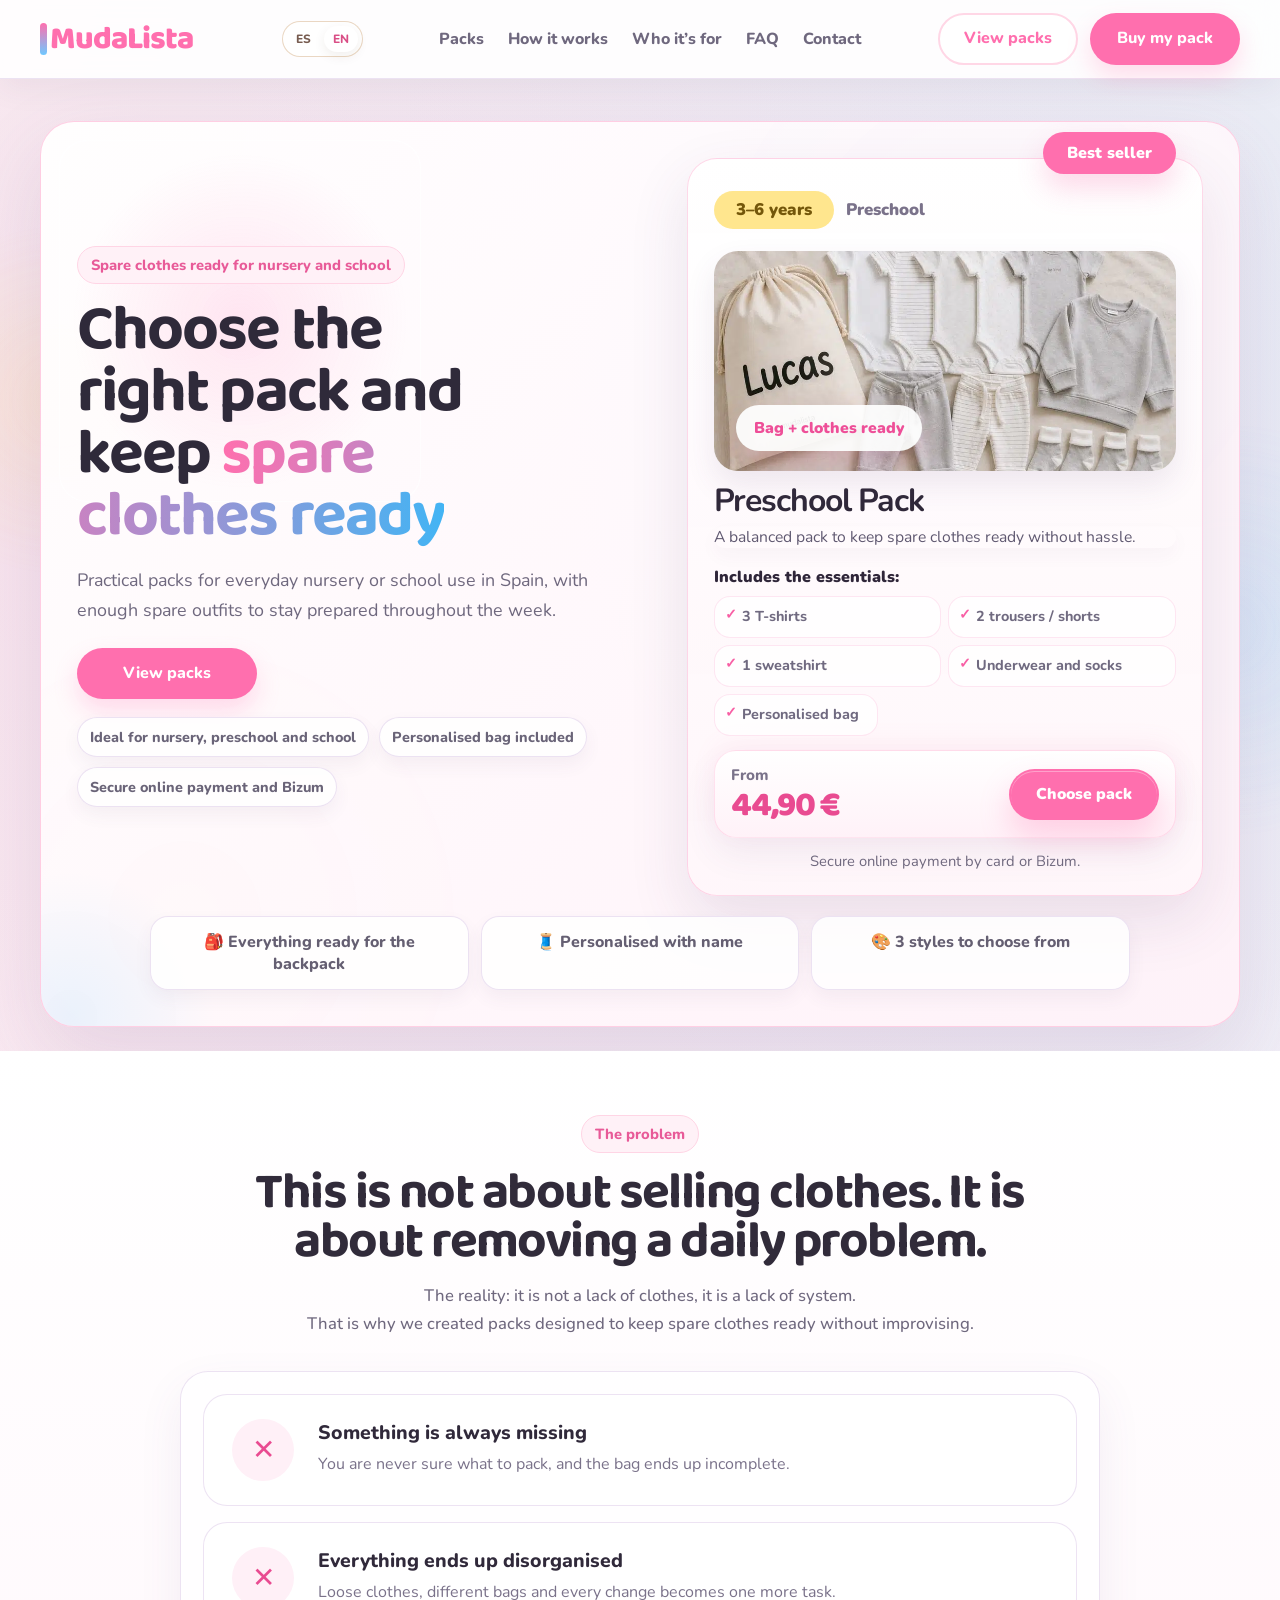
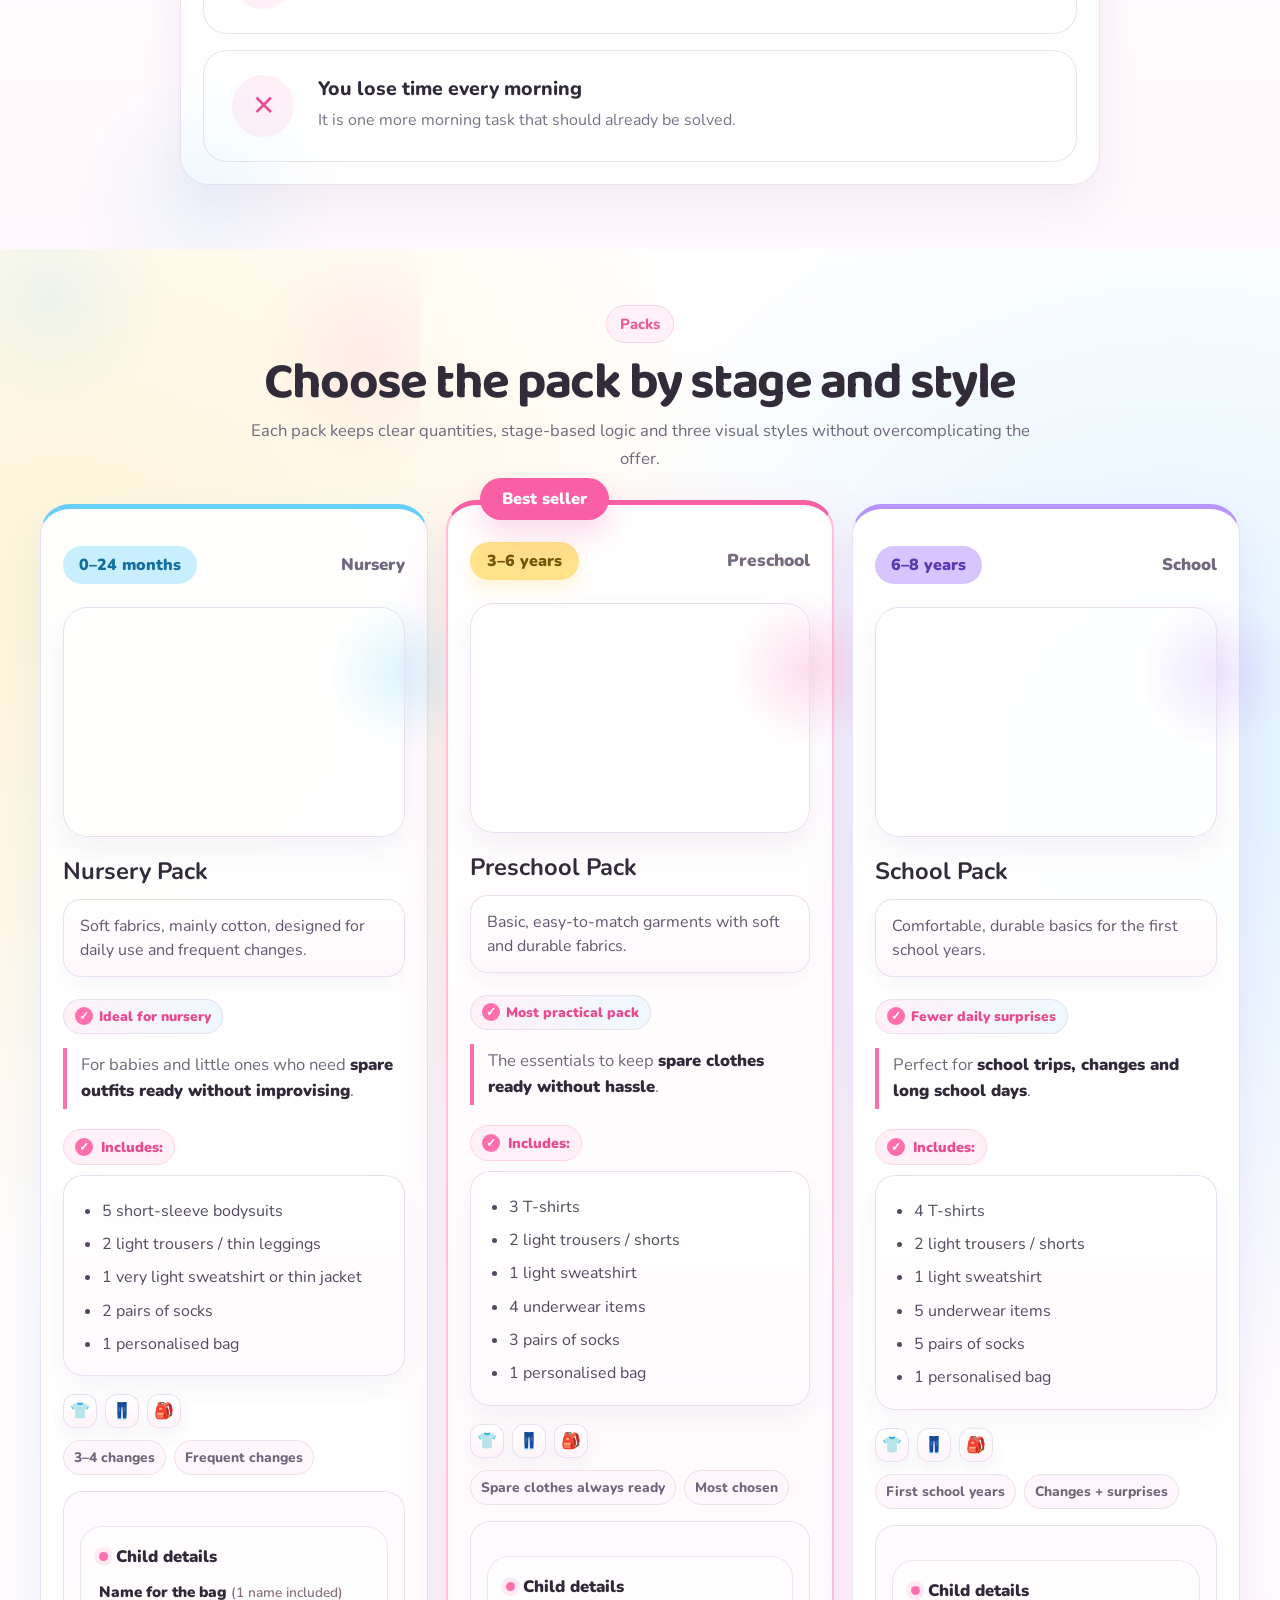
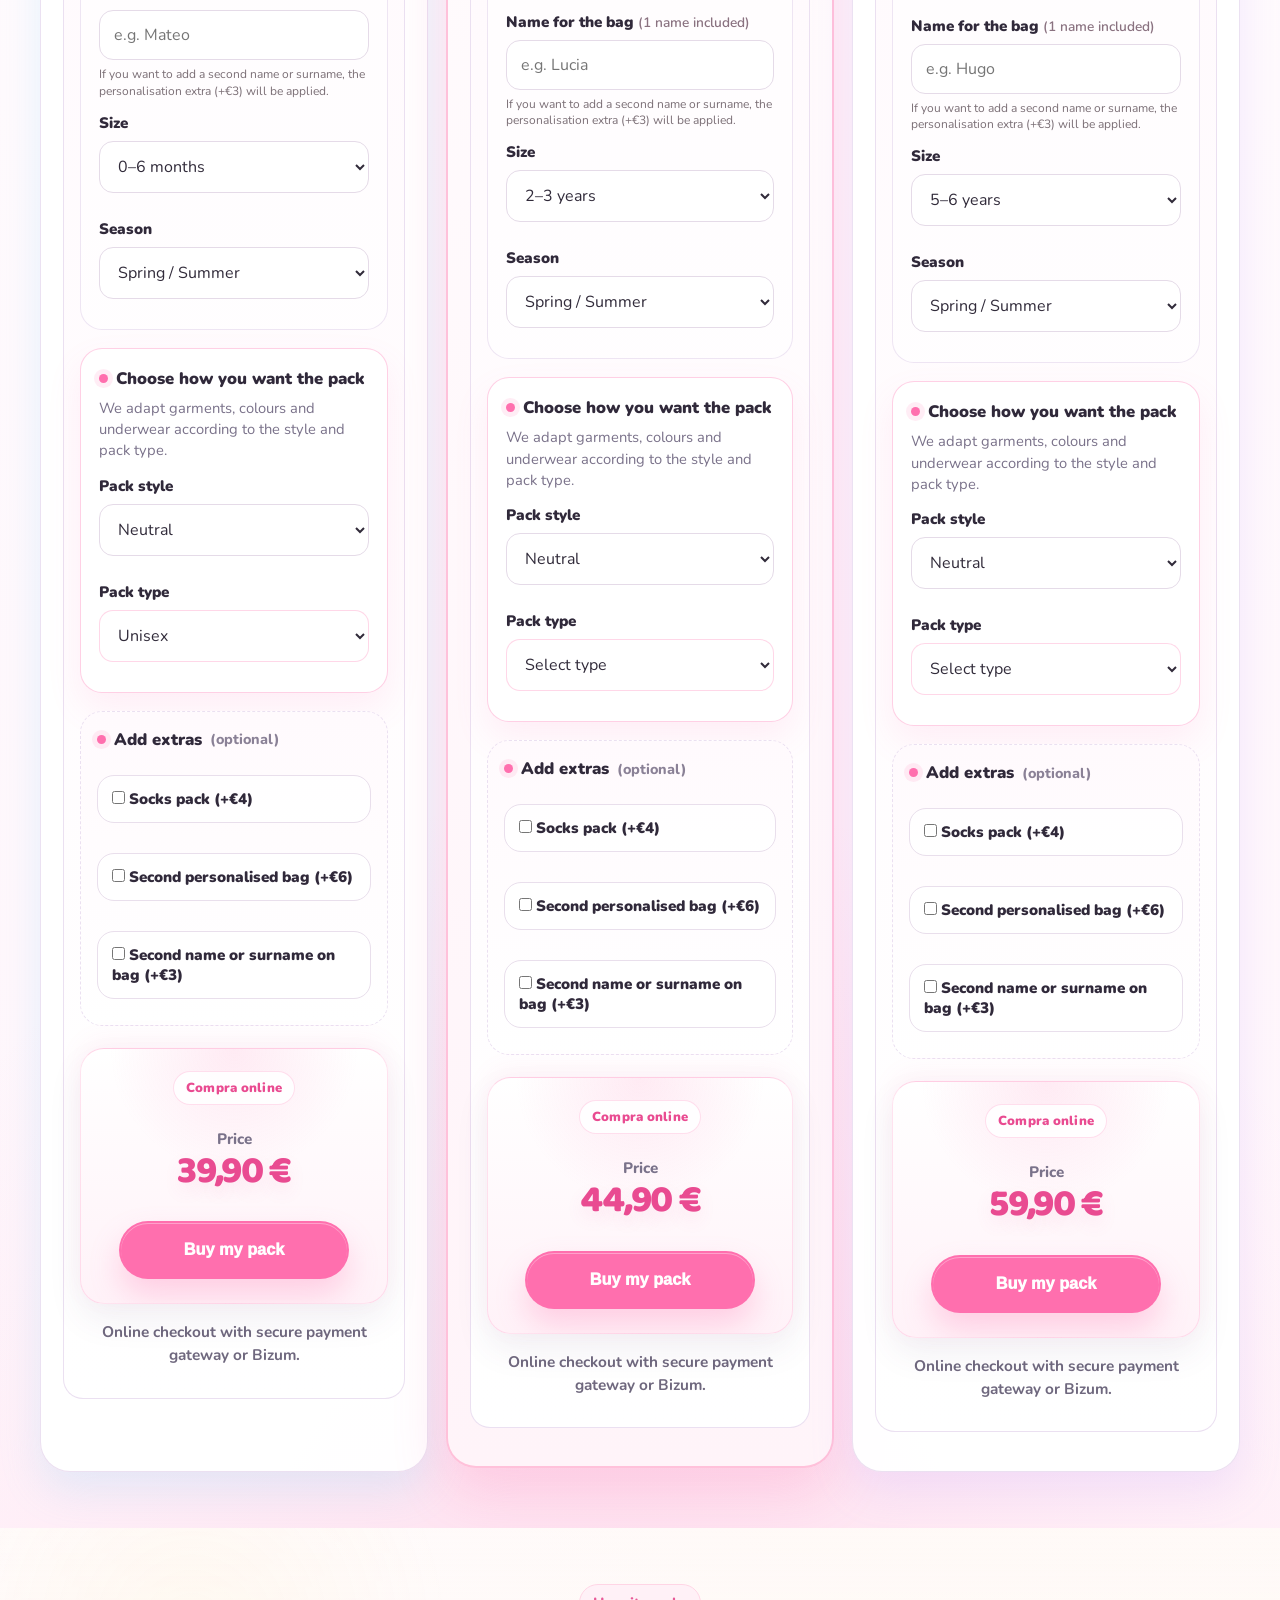
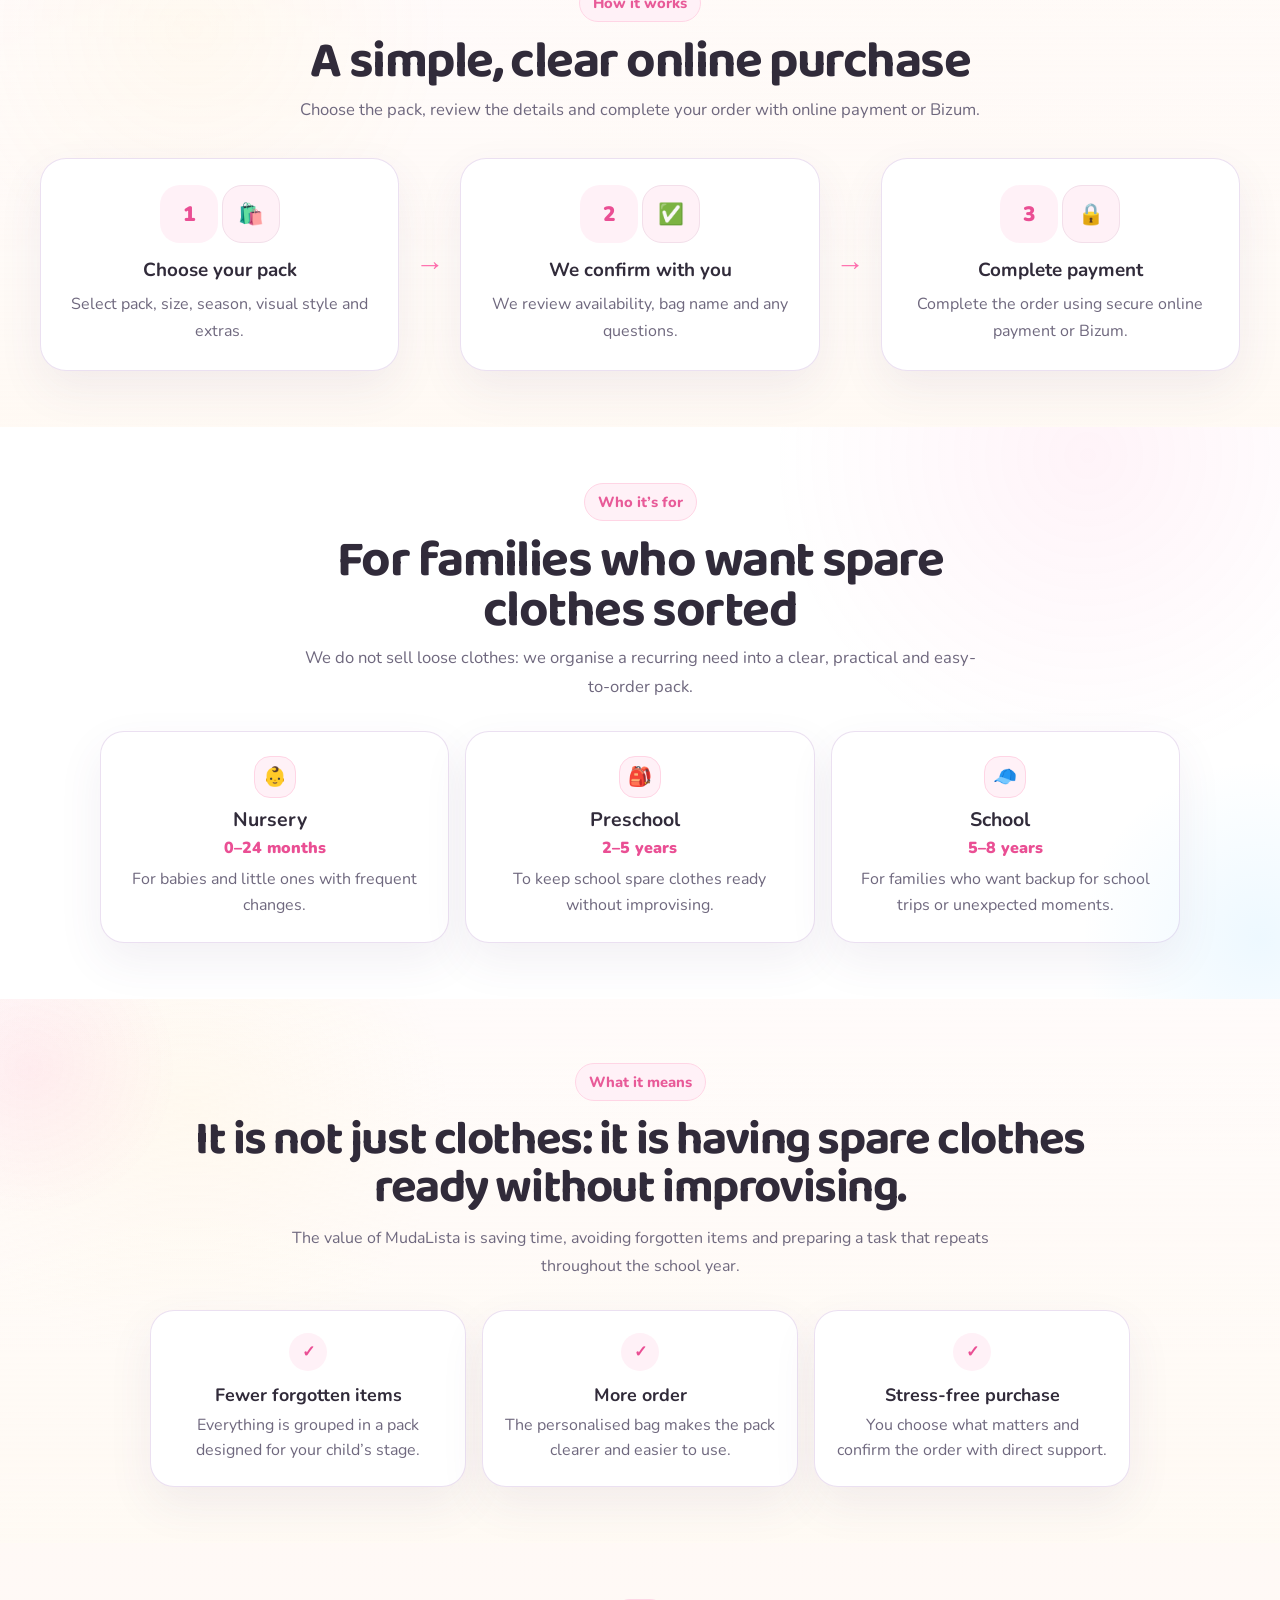
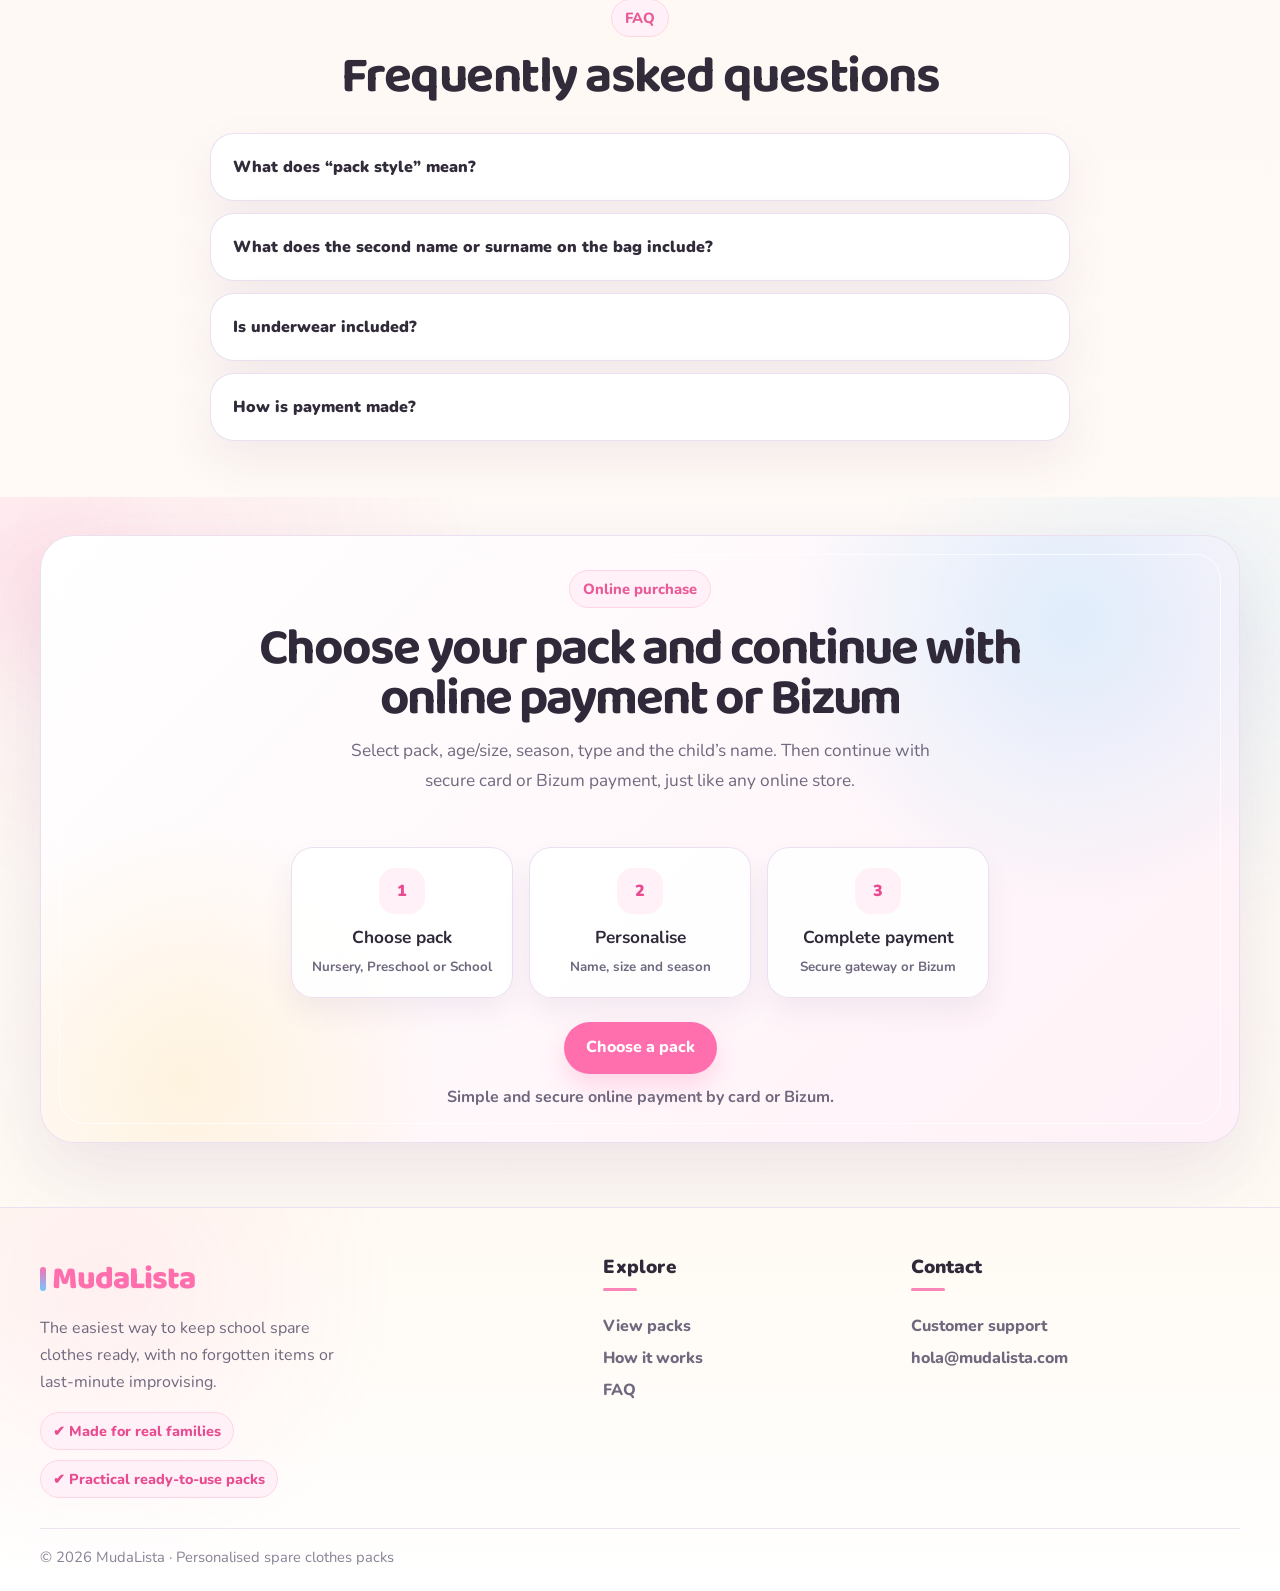
<file: index-en.html>
<!DOCTYPE html>
<html lang="en">
<head>
  <meta charset="UTF-8" />
  <meta name="viewport" content="width=device-width, initial-scale=1.0" />
  <title>MudaLista | Spare clothes packs for school and nursery</title>
  <meta name="description" content="Spare clothes packs for nursery and school in Spain, with comfortable clothes, a personalised bag and secure online payment." />
  <link rel="preconnect" href="https://fonts.googleapis.com">
  <link rel="preconnect" href="https://fonts.gstatic.com" crossorigin>
  <link href="https://fonts.googleapis.com/css2?family=Baloo+2:wght@600;700;800&family=Nunito:wght@400;600;700;800&display=swap" rel="stylesheet">
  <link rel="stylesheet" href="style.css" />
</head>
<body>
  <div class="visual-blob blob-one"></div>
  <div class="visual-blob blob-two"></div>
  <div class="visual-blob blob-three"></div>
  <header class="site-header">
    <div class="container header-inner">
      <a href="index-en.html" class="brand">MudaLista</a>
      <div class="lang-switch" aria-label="Language selector"><a href="index.html">ES</a><a href="index-en.html" class="active">EN</a></div>

      <nav class="desktop-nav">
        <a href="#packs">Packs</a>
        <a href="#como-funciona">How it works</a>
        <a href="#para-quien">Who it’s for</a>
        <a href="#faq">FAQ</a>
        <a href="#footer-contacto">Contact</a>
      </nav>

      <div class="header-actions">
        <a href="#packs" class="btn btn-light">View packs</a>
        <a href="#packs" class="btn btn-primary">Buy my pack</a>
      </div>

      <button class="menu-toggle" id="menuBtn" aria-label="Open menu" aria-expanded="false">
        <span></span><span></span><span></span>
      </button>
    </div>

    <div class="mobile-menu" id="mobileMenu">
      <a href="#packs">Packs</a>
      <a href="#como-funciona">How it works</a>
      <a href="#para-quien">Who it’s for</a>
      <a href="#faq">FAQ</a>
      <a href="#footer-contacto">Contact</a>
      <a href="index.html">Español</a>
      <a href="#packs" class="btn btn-primary mobile-cta">Buy my pack</a>
    </div>
  </header>

  <main>
    <section class="hero hero-fixed">
      <div class="container hero-shell hero-fixed-shell">
        <div class="hero-grid hero-fixed-grid">
          <div class="hero-copy hero-fixed-copy">
            <div class="eyebrow">Spare clothes ready for nursery and school</div>
            <h1>Choose the right pack and keep <span>spare clothes ready</span></h1>
            <p class="hero-text">
              Practical packs for everyday nursery or school use in Spain, with enough spare outfits to stay prepared throughout the week.
            </p>

            <div class="hero-actions hero-fixed-actions">
              <a href="#packs" class="btn btn-primary">View packs</a>
            </div>

            <div class="hero-mini hero-fixed-mini">
              <span>Ideal for nursery, preschool and school</span>
              <span>Personalised bag included</span>
              <span>Secure online payment and Bizum</span>
            </div>
          </div>

          <div class="hero-visual hero-fixed-visual">
            <div class="hero-card hero-fixed-card hero-product-card-pro hero-pack-summary-card">
              <span class="hero-badge hero-badge-floating">Best seller</span>
              <div class="hero-card-headline">
                <span class="age-pill age-pill-infantil">3–6 years</span>
                <span class="product-label">Preschool</span>
              </div>

              <div class="hero-pack-main">
                <div class="hero-pack-image"><img src="assets/pack_infantil_prueba.webp" alt="Trial Preschool Pack with clothes and personalised bag"><span class="hero-image-chip">Bag + clothes ready</span></div>
                <div class="hero-pack-copy">
                  <h3>Preschool Pack</h3>
                  <p class="muted">A balanced pack to keep spare clothes ready without hassle.</p>
                </div>
              </div>

              <div class="hero-includes-title">Includes the essentials:</div>
              <ul class="hero-pack-list">
                <li>3 T-shirts</li>
                <li>2 trousers / shorts</li>
                <li>1 sweatshirt</li>
                <li>Underwear and socks</li>
                <li>Personalised bag</li>
              </ul>

              <div class="hero-card-bottom">
                <div>
                  <small>From</small>
                  <div class="hero-price">44,90 €</div>
                </div>
                <a href="#pack-infantil" class="btn btn-primary" data-open-pack="infantil">Choose pack</a>
              </div>
              <p class="hero-card-note">Secure online payment by card or Bizum.</p>
            </div>
          </div>
        </div>

        <div class="trust-strip trust-strip-fixed">
          <div>🎒 Everything ready for the backpack</div>
          <div>🧵 Personalised with name</div>
          <div>🎨 3 styles to choose from</div>
        </div>
      </div>
    </section>

    <section class="section problem-section problem-conversion">
      <div class="container">
        <div class="section-head center narrow">
          <span class="section-tag">The problem</span>
          <h2>This is not about selling clothes. It is about removing a daily problem.</h2>
          <p class="problem-subcopy">The reality: it is not a lack of clothes, it is a lack of system.<br>That is why we created packs designed to keep spare clothes ready without improvising.</p>
        </div>

        <div class="problem-conversion-list">
          <div class="problem-conversion-row">
            <span>✕</span>
            <div>
              <h3>Something is always missing</h3>
              <p>You are never sure what to pack, and the bag ends up incomplete.</p>
            </div>
          </div>

          <div class="problem-conversion-row">
            <span>✕</span>
            <div>
              <h3>Everything ends up disorganised</h3>
              <p>Loose clothes, different bags and every change becomes one more task.</p>
            </div>
          </div>

          <div class="problem-conversion-row">
            <span>✕</span>
            <div>
              <h3>You lose time every morning</h3>
              <p>It is one more morning task that should already be solved.</p>
            </div>
          </div>
        </div>
</div>
    </section>

    <section class="section packs-section" id="packs">
      <div class="container">
        <div class="section-head center narrow">
          <span class="section-tag">Packs</span>
          <h2>Choose the pack by stage and style</h2>
          <p>Each pack keeps clear quantities, stage-based logic and three visual styles without overcomplicating the offer.</p>
        </div>
<div class="products-grid">
          <article class="product-card" id="pack-guarderia">
            <div class="product-topline product-topline-clean">
              <span class="age-pill age-pill-guarderia">0–24 months</span>
              <span class="product-label">Nursery</span>
            </div>
            <img class="pack-real-image" src="assets/pack_guarderia_realista.webp" alt="Realistic mockup of the Nursery Pack with clothes and personalised bag">
<h3>Nursery Pack</h3><p class='muted'>Soft fabrics, mainly cotton, designed for daily use and frequent changes.</p>
            <div class="conversion-badge">Ideal for nursery</div>
            <p class="product-subtitle">For babies and little ones who need <strong>spare outfits ready without improvising</strong>.</p>

            <div class="pack-includes-title">Includes:</div>
            <ul class="pack-content-list" data-pack-list="guarderia">
              <li>5 short-sleeve bodysuits</li>
              <li>2 light trousers / thin leggings</li>
              <li>1 very light sweatshirt or thin jacket</li>
              <li>2 pairs of socks</li>
              <li>1 personalised bag</li>
            </ul>
<div class="product-visual-row"><span>👕</span><span>👖</span><span>🎒</span></div>
            <div class="product-meta">
              <span>3–4 changes</span>
              <span>Frequent changes</span>
            </div>

            <div class="selector-block">
              <div class="config-block config-block-basic"><div class="config-block-title">Child details</div><label for="name-guarderia">Name for the bag <span class="label-note">(1 name included)</span></label>
              <input type="text" id="name-guarderia" placeholder="e.g. Mateo" maxlength="18" autocomplete="given-name">
              <p class="field-help">If you want to add a second name or surname, the personalisation extra (+€3) will be applied.</p>

              <label>Size</label>
              <select id="size-guarderia" onchange="window.mudalistaUpdatePack && window.mudalistaUpdatePack('guarderia')">
                <option value="0–6 months">0–6 months</option>
                <option value="6–12 months">6–12 months</option>
                <option value="12–18 months">12–18 months</option>
                <option value="18–24 months">18–24 months</option>
              </select>

              <label>Season</label>
              <select id="season-guarderia" class="season-select" data-pack="guarderia" onchange="window.mudalistaUpdatePack && window.mudalistaUpdatePack('guarderia')">
                <option value="pv">Spring / Summer</option>
                <option value="oi">Autumn / Winter</option>
              </select>
</div><div class="config-block config-block-choice"><div class="config-block-title">Choose how you want the pack</div><p class="config-block-note">We adapt garments, colours and underwear according to the style and pack type.</p><label>Pack style</label>
              <select id="style-guarderia" class="style-select" data-pack="guarderia" onchange="window.mudalistaUpdatePack && window.mudalistaUpdatePack('guarderia')">
                <option value="basico">Neutral</option>
                <option value="suave">Earth tones</option>
                <option value="ilustrado">Playful</option>
              </select>
              <label for="type-guarderia">Pack type</label>
              <select id="type-guarderia" class="type-select" data-pack="guarderia" onchange="window.mudalistaUpdatePack && window.mudalistaUpdatePack('guarderia')">
                <option value="unisex">Unisex</option>
                <option value="nino">Boy</option>
                <option value="nina">Girl</option>
              </select>

              </div><div class="config-block config-block-extras"><div class="config-block-title extras-title">Add extras <span>(optional)</span></div>
              <div class="extras-grid">
                <label class="check-option"><input type="checkbox" value="Socks pack (+€4)" data-pack="guarderia"> Socks pack (+€4)</label>
                <label class="check-option"><input type="checkbox" value="Second personalised bag (+€6)" data-pack="guarderia"> Second personalised bag (+€6)</label>
                <label class="check-option"><input type="checkbox" id="second-name-guarderia" value="Second name or surname on bag (+€3)" data-pack="guarderia" data-toggle-target="second-name-field-guarderia"> Second name or surname on bag (+€3)</label>
                <div class="extra-field" id="second-name-field-guarderia">
                  <label>Second name / surname for the bag</label>
                  <input type="text" id="second-name-value-guarderia" placeholder="e.g. Martin / Garcia" maxlength="28" autocomplete="additional-name">
                </div>
              </div>
            </div>
            <div class="product-bottom product-bottom-centered">
              <div class="price-box">
                <small>Price</small>
                <div class="price">39,90 €</div>
              </div>
              <button class="btn btn-primary order-btn" data-pack-name="Nursery Pack" data-name-id="name-guarderia" data-size-id="size-guarderia" data-season-id="season-guarderia" data-style-id="style-guarderia" data-base-price="39,90 €" data-pack-key="guarderia">Buy my pack</button>
            </div>
            <p class="product-note">Online checkout with secure payment gateway or Bizum.</p>
          </article>

          <article class="product-card featured" id="pack-infantil">
            <span class="featured-badge-floating">Best seller</span>
            <div class="product-topline product-topline-clean">
              <span class="age-pill age-pill-infantil">3–6 years</span>
              <span class="product-label">Preschool</span>
            </div>
<img class="pack-real-image" src="assets/pack_infantil_prueba.webp" alt="Trial Preschool Pack with clothes and personalised bag" loading="lazy" decoding="async">
<h3>Preschool Pack</h3><p class='muted'>Basic, easy-to-match garments with soft and durable fabrics.</p>
            <div class="conversion-badge">Most practical pack</div>
            <p class="product-subtitle">The essentials to keep <strong>spare clothes ready without hassle</strong>.</p>

            <div class="pack-includes-title">Includes:</div>
            <ul class="pack-content-list" data-pack-list="infantil">
              <li>3 T-shirts</li>
              <li>2 light trousers / shorts</li>
              <li>1 light sweatshirt</li>
              <li>4 underwear items</li>
              <li>3 pairs of socks</li>
              <li>1 personalised bag</li>
            </ul>
<div class="product-visual-row"><span>👕</span><span>👖</span><span>🎒</span></div>
            <div class="product-meta">
              <span>Spare clothes always ready</span>
              <span>Most chosen</span>
            </div>

            <div class="selector-block">
              <div class="config-block config-block-basic"><div class="config-block-title">Child details</div><label for="name-infantil">Name for the bag <span class="label-note">(1 name included)</span></label>
              <input type="text" id="name-infantil" placeholder="e.g. Lucia" maxlength="18" autocomplete="given-name">
              <p class="field-help">If you want to add a second name or surname, the personalisation extra (+€3) will be applied.</p>

              <label>Size</label>
              <select id="size-infantil" onchange="window.mudalistaUpdatePack && window.mudalistaUpdatePack('infantil')">
                <option value="2–3 years">2–3 years</option>
                <option value="3–4 years">3–4 years</option>
                <option value="4–5 years">4–5 years</option>
              </select>

              <label>Season</label>
              <select id="season-infantil" class="season-select" data-pack="infantil" onchange="window.mudalistaUpdatePack && window.mudalistaUpdatePack('infantil')">
                <option value="pv">Spring / Summer</option>
                <option value="oi">Autumn / Winter</option>
              </select>
</div><div class="config-block config-block-choice"><div class="config-block-title">Choose how you want the pack</div><p class="config-block-note">We adapt garments, colours and underwear according to the style and pack type.</p><label>Pack style</label>
              <select id="style-infantil" class="style-select" data-pack="infantil" onchange="window.mudalistaUpdatePack && window.mudalistaUpdatePack('infantil')">
                <option value="basico">Neutral</option>
                <option value="suave">Earth tones</option>
                <option value="ilustrado">Playful</option>
              </select>
              <label for="type-infantil">Pack type</label>
              <select id="type-infantil" class="type-select" data-pack="infantil" onchange="window.mudalistaUpdatePack && window.mudalistaUpdatePack('infantil')">
                <option value="">Select type</option>
                <option value="nino">Boy</option>
                <option value="nina">Girl</option>
            </select>

              </div><div class="config-block config-block-extras"><div class="config-block-title extras-title">Add extras <span>(optional)</span></div>
              <div class="extras-grid">
                <label class="check-option"><input type="checkbox" value="Socks pack (+€4)" data-pack="infantil"> Socks pack (+€4)</label>
                <label class="check-option"><input type="checkbox" value="Second personalised bag (+€6)" data-pack="infantil"> Second personalised bag (+€6)</label>
                <label class="check-option"><input type="checkbox" id="second-name-infantil" value="Second name or surname on bag (+€3)" data-pack="infantil" data-toggle-target="second-name-field-infantil"> Second name or surname on bag (+€3)</label>
                <div class="extra-field" id="second-name-field-infantil">
                  <label>Second name / surname for the bag</label>
                  <input type="text" id="second-name-value-infantil" placeholder="e.g. Martin / Garcia" maxlength="28" autocomplete="additional-name">
                </div>
              </div>
            </div>
            <div class="product-bottom product-bottom-centered">
              <div class="price-box">
                <small>Price</small>
                <div class="price">44,90 €</div>
              </div>
              <button class="btn btn-primary order-btn" data-pack-name="Preschool Pack" data-name-id="name-infantil" data-size-id="size-infantil" data-season-id="season-infantil" data-style-id="style-infantil" data-base-price="44,90 €" data-pack-key="infantil">Buy my pack</button>
            </div>
            <p class="product-note">Online checkout with secure payment gateway or Bizum.</p>
          </article>

          <article class="product-card" id="pack-completo">
            <div class="product-topline product-topline-clean">
              <span class="age-pill age-pill-cole">6–8 years</span>
              <span class="product-label">School</span>
            </div>
            <img class="pack-real-image" src="assets/pack_cole_realista.webp" alt="Realistic mockup of the School Pack with clothes and personalised bag">
<h3>School Pack</h3><p class='muted'>Comfortable, durable basics for the first school years.</p>
            <div class="conversion-badge">Fewer daily surprises</div>
            <p class="product-subtitle">Perfect for <strong>school trips, changes and long school days</strong>.</p>

            <div class="pack-includes-title">Includes:</div>
            <ul class="pack-content-list" data-pack-list="completo">
              <li>4 T-shirts</li>
              <li>2 light trousers / shorts</li>
              <li>1 light sweatshirt</li>
              <li>5 underwear items</li>
              <li>5 pairs of socks</li>
              <li>1 personalised bag</li>
            </ul>
<div class="product-visual-row"><span>👕</span><span>👖</span><span>🎒</span></div>
            <div class="product-meta">
              <span>First school years</span>
              <span>Changes + surprises</span>
            </div>

            <div class="selector-block">
              <div class="config-block config-block-basic"><div class="config-block-title">Child details</div><label for="name-completo">Name for the bag <span class="label-note">(1 name included)</span></label>
              <input type="text" id="name-completo" placeholder="e.g. Hugo" maxlength="18" autocomplete="given-name">
              <p class="field-help">If you want to add a second name or surname, the personalisation extra (+€3) will be applied.</p>

              <label>Size</label>
              <select id="size-completo" onchange="window.mudalistaUpdatePack && window.mudalistaUpdatePack('completo')">
                <option value="5–6 years">5–6 years</option>
                <option value="6–7 years">6–7 years</option>
                <option value="7–8 years">7–8 years</option>
              </select>

              <label>Season</label>
              <select id="season-completo" class="season-select" data-pack="completo" onchange="window.mudalistaUpdatePack && window.mudalistaUpdatePack('completo')">
                <option value="pv">Spring / Summer</option>
                <option value="oi">Autumn / Winter</option>
              </select>
</div><div class="config-block config-block-choice"><div class="config-block-title">Choose how you want the pack</div><p class="config-block-note">We adapt garments, colours and underwear according to the style and pack type.</p><label>Pack style</label>
              <select id="style-completo" class="style-select" data-pack="completo" onchange="window.mudalistaUpdatePack && window.mudalistaUpdatePack('completo')">
                <option value="basico">Neutral</option>
                <option value="suave">Earth tones</option>
                <option value="ilustrado">Playful</option>
              </select>
              <label for="type-completo">Pack type</label>
              <select id="type-completo" class="type-select" data-pack="completo" onchange="window.mudalistaUpdatePack && window.mudalistaUpdatePack('completo')">
                <option value="">Select type</option>
                <option value="nino">Boy</option>
                <option value="nina">Girl</option>
            </select>

              </div><div class="config-block config-block-extras"><div class="config-block-title extras-title">Add extras <span>(optional)</span></div>
              <div class="extras-grid">
                <label class="check-option"><input type="checkbox" value="Socks pack (+€4)" data-pack="completo"> Socks pack (+€4)</label>
                <label class="check-option"><input type="checkbox" value="Second personalised bag (+€6)" data-pack="completo"> Second personalised bag (+€6)</label>
                <label class="check-option"><input type="checkbox" id="second-name-completo" value="Second name or surname on bag (+€3)" data-pack="completo" data-toggle-target="second-name-field-completo"> Second name or surname on bag (+€3)</label>
                <div class="extra-field" id="second-name-field-completo">
                  <label>Second name / surname for the bag</label>
                  <input type="text" id="second-name-value-completo" placeholder="e.g. Martin / Garcia" maxlength="28" autocomplete="additional-name">
                </div>
              </div>
            </div>
            <div class="product-bottom product-bottom-centered">
              <div class="price-box">
                <small>Price</small>
                <div class="price">59,90 €</div>
              </div>
              <button class="btn btn-primary order-btn" data-pack-name="School Pack" data-name-id="name-completo" data-size-id="size-completo" data-season-id="season-completo" data-style-id="style-completo" data-base-price="59,90 €" data-pack-key="completo">Buy my pack</button>
            </div>
            <p class="product-note">Online checkout with secure payment gateway or Bizum.</p>
          </article>
        </div>
      </div>
    </section>

    <section class="section how-section-clean" id="como-funciona">
      <div class="container">
        <div class="section-head center narrow">
          <span class="section-tag">How it works</span>
          <h2>A simple, clear online purchase</h2>
          <p>Choose the pack, review the details and complete your order with online payment or Bizum.</p>
        </div>

        <div class="process-row">
          <div class="process-step">
            <span>1</span>
            <span class="process-step-icon">🛍️</span><h3>Choose your pack</h3>
            <p>Select pack, size, season, visual style and extras.</p>
          </div>
          <div class="process-arrow">→</div>
          <div class="process-step">
            <span>2</span>
            <span class="process-step-icon">✅</span><h3>We confirm with you</h3>
            <p>We review availability, bag name and any questions.</p>
          </div>
          <div class="process-arrow">→</div>
          <div class="process-step">
            <span>3</span>
            <span class="process-step-icon">🔒</span><h3>Complete payment</h3>
            <p>Complete the order using secure online payment or Bizum.</p>
          </div>
        </div>
      </div>
    </section>

    <section class="section audience-section-pro" id="para-quien">
      <div class="container">
        <div class="section-head center narrow audience-centered-head">
          <span class="section-tag">Who it’s for</span>
          <h2>For families who want spare clothes sorted</h2>
          <p>We do not sell loose clothes: we organise a recurring need into a clear, practical and easy-to-order pack.</p>
        </div>

        <div class="audience-options audience-options-centered">
          <div>
            <span class="audience-card-icon">👶</span><strong>Nursery</strong>
            <span>0–24 months</span>
            <p>For babies and little ones with frequent changes.</p>
          </div>
          <div>
            <span class="audience-card-icon">🎒</span><strong>Preschool</strong>
            <span>2–5 years</span>
            <p>To keep school spare clothes ready without improvising.</p>
          </div>
          <div>
            <span class="audience-card-icon">🧢</span><strong>School</strong>
            <span>5–8 years</span>
            <p>For families who want backup for school trips or unexpected moments.</p>
          </div>
        </div>
      </div>
    </section>

    <section class="section value-section-pro">
      <div class="container">
        <div class="value-compact">
          <span class="section-tag">What it means</span>
          <h2>It is not just clothes: it is having spare clothes ready without improvising.</h2>
          <p>The value of MudaLista is saving time, avoiding forgotten items and preparing a task that repeats throughout the school year.</p>
        </div>

        <div class="benefits-compact">
          <div><span>✓</span><strong>Fewer forgotten items</strong><p>Everything is grouped in a pack designed for your child’s stage.</p></div>
          <div><span>✓</span><strong>More order</strong><p>The personalised bag makes the pack clearer and easier to use.</p></div>
          <div><span>✓</span><strong>Stress-free purchase</strong><p>You choose what matters and confirm the order with direct support.</p></div>
        </div>
      </div>
    </section>

    <section class="section faq-section" id="faq">
      <div class="container small">
        <div class="section-head center narrow">
          <span class="section-tag">FAQ</span>
          <h2>Frequently asked questions</h2>
        </div>

        <div class="faq-list">
          <div class="faq-item">
            <button class="faq-question">What does “pack style” mean?</button>
            <div class="faq-answer"><p>It is the visual style of the clothes: Neutral, Earth tones or Playful. This lets you choose the look without multiplying pack options.</p></div>
          </div>
          <div class="faq-item">
            <button class="faq-question">What does the second name or surname on the bag include?</button>
            <div class="faq-answer"><p>It lets you add a second name or surname to the personalised bag. For example: name + surname, or a compound name.</p></div>
          </div>
          <div class="faq-item">
            <button class="faq-question">Is underwear included?</button>
            <div class="faq-answer"><p>Yes. It is listed with the exact quantity to avoid doubts before buying.</p></div>
          </div>
        
          <div class="faq-item">
            <button class="faq-question">How is payment made?</button>
            <div class="faq-answer"><p>Payment is made at checkout through a secure online payment gateway or Bizum. Before paying, you must complete the required details for the selected pack.</p></div>
          </div>
</div>
      </div>
    </section>

    <section class="section cta-section cierre-pro-section" id="checkout">
      <div class="container cierre-pro-box">
        <div class="cierre-pro-copy">
          <span class="section-tag">Online purchase</span>
          <h2>Choose your pack and continue with online payment or Bizum</h2>
          <p>Select pack, age/size, season, type and the child’s name. Then continue with secure card or Bizum payment, just like any online store.</p>
        </div>

        <div class="cierre-pro-steps">
          <div class="cierre-step">
            <span>1</span>
            <strong>Choose pack</strong>
            <small>Nursery, Preschool or School</small>
          </div>
          <div class="cierre-step">
            <span>2</span>
            <strong>Personalise</strong>
            <small>Name, size and season</small>
          </div>
          <div class="cierre-step">
            <span>3</span>
            <strong>Complete payment</strong>
            <small>Secure gateway or Bizum</small>
          </div>
        </div>


        <div class="cierre-pro-action">
          <a href="#packs" class="btn btn-primary">Choose a pack</a>
          <p>Simple and secure online payment by card or Bizum.</p>
        </div>
      </div>
    </section>
  </main>

  
<footer id="footer-contacto" class="site-footer footer-pro">
  <div class="container footer-pro-inner">

    <div class="footer-brand-block">
      <div class="footer-brand">MudaLista</div>
      <p>The easiest way to keep school spare clothes ready, with no forgotten items or last-minute improvising.</p>
      <div class="footer-trust">
        <span>✔ Made for real families</span>
        <span>✔ Practical ready-to-use packs</span>
      </div>
    </div>

    <div class="footer-col">
      <h4>Explore</h4>
      <a href="#packs">View packs</a>
      <a href="#como-funciona">How it works</a>
      <a href="#faq">FAQ</a>
    </div>

    <div class="footer-col">
      <h4>Contact</h4>
      <a href="https://wa.me/34600000000?text=Hello%20MudaLista%2C%20I%20need%20help%20with%20a%20pack" target="_blank" rel="noopener">Customer support</a>
      <a href="mailto:hola@mudalista.com">hola@mudalista.com</a>
    </div>

  </div>

  <div class="container footer-bottom-pro">
    <p>© 2026 MudaLista · Personalised spare clothes packs</p>
  </div>
</footer>
<script src="script-en.js"></script>
</body>
</html>
</file>
<file: style.css>
*{box-sizing:border-box}
:root{
  --text:#312b3a;
  --muted:#6f687e;
  --line:#eadff1;
  --pink:#ff6fae;
  --pink-dark:#ea4f94;
  --blue:#6fc8ff;
  --blue-dark:#43b4f4;
  --yellow:#ffd96b;
  --yellow-dark:#8d6a06;
  --purple:#d8c7ff;
  --shadow:0 18px 42px rgba(113,85,145,.10);
  --max:1200px;
}
html{scroll-behavior:smooth}
body{
  margin:0;
  font-family:"Nunito",sans-serif;
  color:var(--text);
  background:
    radial-gradient(circle at top left, rgba(255,111,174,.10), transparent 26%),
    radial-gradient(circle at top right, rgba(111,200,255,.12), transparent 24%),
    linear-gradient(180deg, #fffdf9 0%, #fff8fc 100%);
}
a{text-decoration:none;color:inherit}
.container{width:min(var(--max), calc(100% - 32px)); margin:0 auto}

.site-header{
  position:sticky; top:0; z-index:40;
  background:rgba(255,255,255,.9);
  backdrop-filter:blur(14px);
  border-bottom:1px solid rgba(234,223,241,.9);
}
.header-inner{
  min-height:78px;
  display:flex; align-items:center; justify-content:space-between; gap:18px;
}
.brand{
  font-family:"Baloo 2",cursive;
  font-size:2rem;
  font-weight:800;
  letter-spacing:-.03em;
  color:var(--pink);
}
.desktop-nav{display:flex; gap:24px; color:var(--muted); font-weight:800}
.desktop-nav a:hover{color:var(--pink)}
.header-actions{display:flex; gap:12px; align-items:center}

.btn{
  display:inline-flex; align-items:center; justify-content:center;
  border-radius:999px; padding:14px 20px;
  font-weight:800; border:2px solid transparent; cursor:pointer;
  transition:.25s ease; text-align:center; line-height:1.2;
}
.btn-primary{
  background:var(--pink); color:#fff;
  box-shadow:0 12px 24px rgba(255,111,174,.24);
}
.btn-primary:hover{background:var(--pink-dark); transform:translateY(-1px)}
.btn-secondary{background:#fff; color:var(--text); border-color:var(--line)}
.btn-secondary:hover{border-color:var(--blue); color:var(--blue-dark)}
.btn-light{background:#fff; color:var(--pink); border-color:#ffd7e6}
.btn-light:hover{background:#fff1f7}

.menu-toggle{
  display:none; width:50px; height:50px;
  border:2px solid var(--line); background:#fff; border-radius:16px; padding:0;
}
.menu-toggle span{
  display:block; width:18px; height:2px; background:var(--text); margin:4px auto; border-radius:3px;
}
.mobile-menu{
  display:none; padding:12px 16px 18px;
  background:rgba(255,255,255,.98); border-top:1px solid var(--line);
}
.mobile-menu a{display:block; padding:12px 0; font-weight:800}
.mobile-cta{margin-top:10px}

.hero{padding:40px 0 24px}
.hero-shell{
  background:
    radial-gradient(circle at bottom right, rgba(255,217,107,.18), transparent 22%),
    linear-gradient(180deg, rgba(255,255,255,.9), rgba(255,247,251,.95));
  border:2px solid #f0e2f2;
  border-radius:34px;
  padding:34px;
  box-shadow:var(--shadow);
}
.hero-grid{
  display:grid;
  grid-template-columns:1.06fr .94fr;
  gap:28px;
  align-items:center;
}
.eyebrow,.section-tag{
  display:inline-flex;
  padding:8px 13px;
  border-radius:999px;
  background:#fff1f7;
  color:#e85a98;
  border:1px solid #ffd5e5;
  font-size:.92rem;
  font-weight:800;
  margin-bottom:16px;
}
.hero-copy h1,.section-head h2,.cta-box h2{
  font-family:"Baloo 2",cursive;
  line-height:.97;
  letter-spacing:-.03em;
  margin:0;
}
.hero-copy h1{
  font-size:clamp(2.7rem, 5vw, 5rem);
  max-width:12ch;
  margin-bottom:14px;
}
.hero-copy h1 span{color:var(--blue-dark)}
.hero-text{
  font-size:1.08rem;
  line-height:1.72;
  color:var(--muted);
  margin:0 0 18px;
  max-width:58ch;
}
.hero-points{
  display:grid;
  grid-template-columns:repeat(3,1fr);
  gap:12px;
  margin-bottom:18px;
}
.point-card,.problem-card,.product-card,.step-card,.audience-card,.review-card,.faq-item,.cta-box{
  background:#fff;
  border:1px solid var(--line);
  border-radius:24px;
  box-shadow:0 10px 24px rgba(0,0,0,.035);
}
.point-card{padding:14px}
.point-card strong{display:block; font-size:1rem; margin-bottom:4px}
.point-card span{font-size:.94rem; color:var(--muted); line-height:1.5}
.hero-actions{display:flex; flex-wrap:wrap; gap:12px; margin-bottom:16px}
.hero-mini{display:flex; flex-wrap:wrap; gap:10px}
.hero-mini span{
  background:#fff; border:1px dashed #e9ddec; border-radius:999px;
  padding:9px 12px; font-size:.9rem; font-weight:800; color:#6a6478;
}

.hero-card{
  background:
    radial-gradient(circle at top right, rgba(111,200,255,.25), transparent 22%),
    radial-gradient(circle at bottom left, rgba(255,217,107,.22), transparent 20%),
    linear-gradient(180deg, #ffffff 0%, #fff7fb 100%);
  border:2px solid #f0deec;
  border-radius:30px;
  padding:28px;
  position:relative;
}
.hero-badge{
  position:absolute; top:-12px; right:18px;
  background:var(--yellow); color:var(--yellow-dark);
  padding:8px 12px; border-radius:999px; font-weight:900;
}
.hero-card h3{font-size:1.9rem; margin:4px 0 8px}
.hero-card p{margin:0 0 16px; color:var(--muted); line-height:1.7}
.hero-stats{
  display:grid; grid-template-columns:repeat(2,1fr); gap:12px; margin-bottom:18px;
}
.stat-box{
  background:#fff; border:1px solid var(--line); border-radius:18px; text-align:center; padding:16px;
}
.stat-box strong{
  display:block; font-family:"Baloo 2",cursive; font-size:1.85rem; color:var(--pink-dark); line-height:1;
}
.stat-box span{font-size:.92rem; color:#6a6478; font-weight:800}
.hero-card-bottom,.product-bottom{
  display:flex; align-items:center; justify-content:space-between; gap:14px;
  padding-top:16px; border-top:1px dashed #e9ddeb;
}
.hero-card-bottom small,.product-bottom small{display:block; color:var(--muted); margin-bottom:2px}
.hero-price,.price{
  font-family:"Baloo 2",cursive; line-height:1; color:var(--pink-dark);
}
.hero-price{font-size:2rem}
.hero-card-note,.product-note{
  margin-top:12px;
  color:var(--muted);
  font-size:.92rem;
  line-height:1.55;
}
.trust-strip{
  margin-top:18px;
  display:grid; grid-template-columns:repeat(4,1fr); gap:12px;
}
.trust-strip div{
  background:#fff; border:1px solid var(--line); border-radius:18px;
  padding:14px 16px; text-align:center; font-weight:800; color:#655f72;
}

.section{padding:56px 0}
.section-soft{
  background:
    radial-gradient(circle at top left, rgba(255,111,174,.05), transparent 24%),
    linear-gradient(180deg, rgba(255,255,255,.20), rgba(255,255,255,.78));
}
.section-head{max-width:760px; margin:0 0 30px}
.section-head.center{text-align:center; margin-left:auto; margin-right:auto}
.section-head.narrow{max-width:800px}
.section-head h2{
  font-size:clamp(2rem,4vw,3.5rem);
  margin-bottom:8px;
}
.section-head p{
  margin:0; color:var(--muted); line-height:1.72; font-size:1.04rem;
}

.problem-grid,.products-grid,.steps-grid,.audience-grid,.reviews-grid{
  display:grid; gap:18px;
}
.problem-grid,.audience-grid,.reviews-grid{grid-template-columns:repeat(3,1fr)}
.products-grid{grid-template-columns:repeat(3,1fr); align-items:start}
.steps-grid{grid-template-columns:repeat(3,1fr)}

.problem-card,.step-card,.audience-card,.review-card,.faq-item{padding:22px}
.problem-card h3,.step-card h3,.audience-card h3{margin:0 0 8px; font-size:1.2rem}
.problem-card p,.step-card p,.audience-card p,.review-card p,.faq-answer p{
  margin:0; color:var(--muted); line-height:1.7;
}

.product-card{
  padding:22px;
  position:relative;
}
.product-card.featured{
  border:2px solid #ffd9e7;
  transform:translateY(-4px);
}
.featured-badge{
  position:absolute; top:-12px; left:18px;
  background:var(--pink); color:#fff; padding:8px 12px; border-radius:999px;
  font-size:.86rem; font-weight:900;
}
.product-topline{
  display:flex; align-items:center; justify-content:space-between; gap:10px; margin-bottom:14px;
}
.product-chip{
  display:inline-flex; padding:7px 11px; border-radius:999px;
  font-size:.84rem; font-weight:900;
}
.chip-blue{background:#d9f1ff; color:#2f76a4}
.chip-yellow{background:#ffe596; color:#8c6808}
.chip-purple{background:#e2d7ff; color:#6841af}
.product-rating{font-weight:900; color:#7a7088}
.product-image{
  height:170px; border-radius:22px; margin-bottom:16px; border:2px dashed rgba(255,255,255,.8);
}
.color-a{
  background:
    radial-gradient(circle at 30% 28%, rgba(255,255,255,.85), transparent 18%),
    linear-gradient(135deg, #d9f0ff, #d8faea);
}
.color-b{
  background:
    radial-gradient(circle at 68% 24%, rgba(255,255,255,.85), transparent 18%),
    linear-gradient(135deg, #ffdce9, #ffe8a8);
}
.color-c{
  background:
    radial-gradient(circle at 24% 24%, rgba(255,255,255,.85), transparent 18%),
    linear-gradient(135deg, #e3d8ff, #ffdccc);
}
.product-card h3{margin:0 0 6px; font-size:1.48rem}
.product-subtitle{
  color:var(--muted); line-height:1.62; margin:0 0 14px; min-height:52px;
}
.product-subtitle strong{color:var(--text)}
.product-list{
  margin:0 0 14px; padding-left:18px; color:#615b70; line-height:1.78;
}
.product-meta{
  display:flex; flex-wrap:wrap; gap:8px; margin-bottom:16px;
}
.product-meta span{
  background:#fff7fb; border:1px solid #efdfeb; border-radius:999px;
  padding:7px 10px; font-size:.86rem; font-weight:800; color:#6d667b;
}
.selector-block{
  background:#fff9fc; border:1px solid #efe0eb; border-radius:20px; padding:16px; margin-bottom:16px;
}
.selector-block label{
  display:block; font-weight:800; margin-bottom:7px; font-size:.95rem;
}
.selector-block input,.selector-block select{
  width:100%; padding:13px 14px; margin-bottom:12px;
  border:1px solid #e5dbe8; border-radius:14px; font:inherit; color:var(--text); background:#fff;
}
.selector-block input:focus,.selector-block select:focus{
  outline:none; border-color:#ffb8d4; box-shadow:0 0 0 4px rgba(255,111,174,.08);
}
.extras-grid{
  display:grid; gap:10px;
}
.check-option{
  display:flex; align-items:flex-start; gap:10px; margin:0;
  background:#fff; border:1px solid #e9dfec; border-radius:14px; padding:10px 12px;
  font-weight:700; color:#5f5970;
}
.check-option input{width:auto; margin:2px 0 0}
.price{font-size:1.8rem}

.step-number{
  width:48px; height:48px; display:inline-flex; align-items:center; justify-content:center;
  border-radius:16px; background:#fff1f7; color:var(--pink-dark); font-weight:900; margin-bottom:12px;
}
.review-stars{color:#ffbf3d; font-weight:900; margin-bottom:12px}
.small{max-width:860px}
.faq-list{display:grid; gap:12px}
.faq-question{
  width:100%; background:transparent; border:0; text-align:left; padding:0;
  font:inherit; font-weight:900; cursor:pointer; color:var(--text);
}
.faq-answer{
  max-height:0; overflow:hidden; transition:max-height .28s ease;
}
.faq-answer p{margin-top:12px}

.cta-section{padding-top:26px}
.cta-box{
  padding:26px;
  display:flex; align-items:center; justify-content:space-between; gap:18px;
}
.cta-box h2{
  font-size:clamp(2rem,4vw,3rem);
  margin-bottom:8px;
}
.cta-box p{margin:0; color:var(--muted); line-height:1.7; max-width:60ch}
.cta-main-btn{
  min-width:220px;
  min-height:58px;
  padding:14px 26px;
  white-space:nowrap;
}

.site-footer{
  padding:34px 0 94px;
  border-top:1px solid var(--line);
  background:
    radial-gradient(circle at top right, rgba(255,111,174,.09), transparent 22%),
    radial-gradient(circle at top left, rgba(111,200,255,.06), transparent 24%),
    linear-gradient(180deg, rgba(255,255,255,.82), rgba(255,248,252,.96));
}
.footer-balanced{
  display:grid;
  grid-template-columns:1.2fr 1fr;
  gap:24px;
  align-items:center;
}
.footer-brand-block{
  max-width:560px;
}
.footer-brand{
  margin-bottom:10px;
}
.footer-copy{
  margin:0;
  color:var(--muted);
  line-height:1.75;
  font-size:1.04rem;
}
.footer-contact-card{
  background:#fff;
  border:1px solid var(--line);
  border-radius:28px;
  padding:24px 22px;
  box-shadow:0 14px 30px rgba(113,85,145,.08);
}
.footer-label-row{
  display:flex;
  align-items:center;
  gap:10px;
  margin-bottom:14px;
}
.footer-dot{
  width:12px;
  height:12px;
  border-radius:50%;
  background:linear-gradient(135deg, var(--pink), #ff97c2);
  box-shadow:0 0 0 6px rgba(255,111,174,.10);
}
.footer-label{
  font-weight:900;
  color:var(--text);
  font-size:1.02rem;
}
.footer-contact-link{
  display:block;
  font-family:"Baloo 2",cursive;
  font-size:clamp(1.25rem, 2.3vw, 1.7rem);
  line-height:1.15;
  color:var(--pink);
}
.footer-contact-link:hover{
  color:var(--pink-dark);
}
.footer-divider{
  width:72px;
  height:2px;
  background:linear-gradient(90deg, rgba(255,111,174,.08), rgba(255,111,174,.6), rgba(255,111,174,.08));
  margin:14px 0;
  border-radius:999px;
}
.footer-contact-mail{
  font-size:clamp(1.08rem, 2vw, 1.35rem);
  word-break:break-word;
}

.floating-whatsapp{
  position:fixed;
  right:18px;
  bottom:18px;
  z-index:60;
  display:inline-flex;
  align-items:center;
  gap:10px;
  background:#25d366;
  color:#fff;
  padding:14px 18px;
  border-radius:999px;
  box-shadow:0 14px 28px rgba(37,211,102,.28);
  font-weight:900;
  transition:.25s ease;
}
.floating-whatsapp:hover{
  transform:translateY(-1px);
  box-shadow:0 18px 34px rgba(37,211,102,.34);
}
.floating-wa-icon{
  font-size:1.1rem;
}
.floating-wa-text{
  white-space:nowrap;
}

@media (max-width:1100px){
  .desktop-nav,.header-actions{display:none}
  .menu-toggle{display:inline-block}
  .hero-grid,.trust-strip,.products-grid,.problem-grid,.steps-grid,.audience-grid,.reviews-grid,.hero-points,.footer-balanced{grid-template-columns:1fr}
  .product-card.featured{transform:none}
  .hero-copy h1{max-width:none}
  .cta-box{flex-direction:column; align-items:stretch}
}
@media (max-width:640px){
  .container{width:min(var(--max), calc(100% - 20px))}
  .header-inner{min-height:72px}
  .brand{font-size:1.72rem}
  .hero-shell{padding:22px}
  .hero-copy h1{font-size:2.8rem}
  .hero-card,.product-card,.problem-card,.step-card,.audience-card,.review-card,.faq-item,.cta-box,.footer-contact-card{padding:18px}
  .hero-card-bottom,.product-bottom{flex-direction:column; align-items:stretch}
  .hero-actions .btn,.hero-card-bottom .btn,.product-bottom .btn,.cta-main-btn{width:100%}
  .cta-main-btn{min-width:0; white-space:normal}
  .floating-whatsapp{
    right:12px;
    left:12px;
    bottom:12px;
    justify-content:center;
  }
  .floating-wa-text{
    white-space:normal;
  }
}


.product-photo{
  width:100%;
  height:170px;
  object-fit:cover;
  border-radius:22px;
  margin-bottom:16px;
  border:1px solid #f0deec;
  box-shadow:0 10px 24px rgba(113,85,145,.07);
}
.extra-field{
  display:none;
  background:#fff;
  border:1px dashed #eadff1;
  border-radius:16px;
  padding:12px;
}
.extra-field.is-visible{
  display:block;
}
.extra-field label{
  font-size:.9rem;
}


.footer-full{
  grid-template-columns:1.2fr .75fr 1fr;
}
.footer-links{
  display:flex;
  flex-direction:column;
  gap:12px;
  font-weight:900;
  color:var(--muted);
}
.footer-links a{
  transition:.2s ease;
}
.footer-links a:hover{
  color:var(--pink);
  transform:translateX(2px);
}
.footer-bottom{
  margin-top:24px;
  padding-top:18px;
  border-top:1px solid rgba(234,223,241,.9);
  color:var(--muted);
  font-weight:700;
  font-size:.95rem;
}
@media (max-width:1100px){
  .footer-full{
    grid-template-columns:1fr;
  }
  .footer-links{
    flex-direction:row;
    flex-wrap:wrap;
  }
}
@media (max-width:640px){
  .footer-bottom{
    padding-bottom:18px;
  }
}


.season-help{
  margin:-4px 0 12px;
  color:var(--muted);
  font-size:.86rem;
  line-height:1.45;
}


/* Section differentiation */
.section.alt{
  background:#fff;
}
.section.soft{
  background:#fff7fb;
}
.section.dark{
  background:#f3f0f7;
}

/* Compra online centering */
.cta-section{
  text-align:center;
}
.cta-section .container{
  display:flex;
  flex-direction:column;
  align-items:center;
}

/* Footer balance fix */
.footer-contact-card{
  padding:14px 16px !important;
  border-radius:16px !important;
  font-size:0.9rem;
}
.footer-contact-link{
  font-size:0.95rem;
}
.footer-brand-block{
  max-width:320px;
}


/* CONTACT REDESIGN */
.contact-inline{
  display:flex;
  gap:14px;
}
.contact-item{
  display:flex;
  align-items:center;
  gap:10px;
  padding:10px 14px;
  border-radius:14px;
  background:#fff;
  border:1px solid #eadff1;
  text-decoration:none;
  color:#333;
  font-weight:700;
  transition:.2s;
}
.contact-item span{
  display:block;
  font-weight:600;
  font-size:.9rem;
}
.contact-item:hover{
  transform:translateY(-2px);
  box-shadow:0 8px 20px rgba(0,0,0,0.05);
}
.icon{
  font-size:18px;
}


/* Different layouts */
.how-section .container{
  display:flex;
  gap:30px;
}
.how-section .step{
  flex:1;
  background:#fff;
  padding:20px;
  border-radius:16px;
}

.audience-section .container{
  display:grid;
  grid-template-columns:1fr 1fr;
  gap:20px;
}

.value-section .container{
  display:flex;
  flex-direction:column;
  gap:16px;
}
.value-section .value-item{
  background:#fff;
  padding:16px;
  border-radius:12px;
}

.cta-section h2,
.cta-section p{
  text-align:center !important;
  margin-left:auto;
  margin-right:auto;
}
.cta-section p{
  max-width:600px;
}

.footer{
  display:flex;
  justify-content:space-between;
  align-items:flex-start;
  gap:30px;
}
.footer .contact-inline{
  display:flex;
  gap:12px;
}


/* Strong differentiation */

.how-section{
  background:#ffffff;
}
.how-section .step{
  border-left:4px solid #ff6fa5;
}

.audience-section{
  background:#fff0f6;
}
.audience-section .card{
  background:#fff;
  padding:18px;
  border-radius:12px;
}

.value-section{
  background:#f5f3fa;
}
.value-section .value-item{
  display:flex;
  align-items:center;
  gap:10px;
}
.value-section .value-item::before{
  content:"✓";
  color:#ff6fa5;
  font-weight:bold;
}


/* FOOTER FINAL CLEAN */
.site-footer{
  padding:42px 0 96px !important;
  border-top:1px solid var(--line) !important;
  background:
    radial-gradient(circle at top right, rgba(255,111,174,.08), transparent 24%),
    linear-gradient(180deg, rgba(255,255,255,.86), rgba(255,248,252,.96)) !important;
}

.footer-final{
  display:grid !important;
  grid-template-columns:1.35fr .8fr .95fr !important;
  gap:34px !important;
  align-items:flex-start !important;
}

.footer-brand-area{
  max-width:520px !important;
}

.footer-brand{
  margin-bottom:10px !important;
}

.footer-copy{
  margin:0 !important;
  color:var(--muted) !important;
  line-height:1.75 !important;
  font-size:1.04rem !important;
}

.footer-nav{
  display:flex !important;
  flex-direction:column !important;
  gap:12px !important;
  font-weight:900 !important;
  color:var(--muted) !important;
}

.footer-nav a{
  width:max-content !important;
  transition:.2s ease !important;
}

.footer-nav a:hover{
  color:var(--pink) !important;
  transform:translateX(2px) !important;
}

.footer-contact-final{
  display:flex !important;
  flex-direction:column !important;
  align-items:flex-start !important;
  gap:12px !important;
}

.footer-whatsapp-btn{
  display:inline-flex !important;
  align-items:center !important;
  justify-content:center !important;
  gap:10px !important;
  min-height:52px !important;
  padding:13px 18px !important;
  border-radius:999px !important;
  background:#25d366 !important;
  color:#fff !important;
  box-shadow:0 14px 26px rgba(37,211,102,.20) !important;
  font-weight:900 !important;
  transition:.2s ease !important;
}

.footer-whatsapp-btn:hover{
  transform:translateY(-1px) !important;
  box-shadow:0 18px 34px rgba(37,211,102,.28) !important;
}

.footer-email-link{
  display:inline-flex !important;
  color:var(--pink) !important;
  font-weight:900 !important;
  font-size:1rem !important;
  padding-left:4px !important;
}

.footer-email-link:hover{
  color:var(--pink-dark) !important;
}

.footer-legal{
  margin-top:28px !important;
  padding-top:18px !important;
  border-top:1px solid rgba(234,223,241,.9) !important;
  color:var(--muted) !important;
  font-weight:800 !important;
  font-size:.95rem !important;
}

@media (max-width:900px){
  .footer-final{
    grid-template-columns:1fr !important;
    gap:24px !important;
  }
  .footer-nav{
    flex-direction:row !important;
    flex-wrap:wrap !important;
  }
}

@media (max-width:640px){
  .site-footer{
    padding-bottom:104px !important;
  }
  .footer-whatsapp-btn{
    width:100% !important;
  }
}


/* SIMPLE FOOTER CONTACT */
.footer-contact-simple{
  display:flex;
  flex-direction:column;
  gap:10px;
}

.footer-contact-line{
  display:flex;
  align-items:center;
  gap:8px;
  font-weight:700;
  color:var(--pink);
  text-decoration:none;
  font-size:1rem;
}

.footer-contact-line:hover{
  color:var(--pink-dark);
}

.footer-contact-line .icon{
  font-size:16px;
}


/* === MUDALISTA PRO FINAL POLISH === */
.hero-pro-image{
  width:100%;
  max-height:390px;
  object-fit:cover;
  border-radius:30px;
  border:1px solid var(--line);
  box-shadow:0 18px 42px rgba(113,85,145,.12);
  margin-bottom:18px;
}

/* Cómo funciona: centered, compact, not broken */
.how-section-clean{
  background:linear-gradient(180deg,#fff 0%,#fff8fc 100%);
}
.how-section-clean .section-head{
  margin-bottom:34px !important;
}
.how-section-clean .section-head h2,
.how-section-clean .section-head p{
  text-align:center !important;
  margin-left:auto !important;
  margin-right:auto !important;
}
.process-row{
  display:grid;
  grid-template-columns:1fr auto 1fr auto 1fr;
  gap:16px;
  align-items:stretch;
}
.process-step{
  background:#fff;
  border:1px solid var(--line);
  border-radius:26px;
  padding:26px;
  box-shadow:0 12px 28px rgba(113,85,145,.06);
  text-align:center;
}
.process-step span{
  display:inline-flex;
  width:58px;
  height:58px;
  align-items:center;
  justify-content:center;
  border-radius:20px;
  background:#fff1f7;
  color:var(--pink-dark);
  font-weight:900;
  font-size:1.3rem;
  margin-bottom:14px;
}
.process-step h3{
  margin:0 0 8px;
  font-size:1.18rem;
}
.process-step p{
  margin:0;
  color:var(--muted);
  line-height:1.65;
}
.process-arrow{
  align-self:center;
  color:var(--pink);
  font-weight:900;
  font-size:1.8rem;
}

/* Para quién: image + options layout */
.audience-section-pro{
  background:#fff;
}
.audience-layout{
  display:grid;
  grid-template-columns:.92fr 1.08fr;
  gap:30px;
  align-items:center;
}
.audience-copy{
  background:linear-gradient(135deg,#fff1f7,#eef9ff);
  border:1px solid var(--line);
  border-radius:32px;
  padding:30px;
  box-shadow:var(--shadow);
}
.audience-copy h2{
  font-family:"Baloo 2",cursive;
  font-size:clamp(2.1rem,3.6vw,3.6rem);
  line-height:1;
  letter-spacing:-.03em;
  margin:0 0 12px;
}
.audience-copy p{
  color:var(--muted);
  line-height:1.7;
  margin:0 0 18px;
}
.audience-copy img{
  width:100%;
  height:230px;
  object-fit:cover;
  border-radius:24px;
  border:1px solid rgba(234,223,241,.9);
}
.audience-options{
  display:grid;
  gap:14px;
}
.audience-options > div{
  background:#fff;
  border:1px solid var(--line);
  border-radius:24px;
  padding:23px 24px;
  box-shadow:0 10px 24px rgba(0,0,0,.025);
}
.audience-options strong{
  display:inline-block;
  font-size:1.22rem;
  margin-right:10px;
}
.audience-options span{
  color:var(--pink-dark);
  font-weight:900;
}
.audience-options p{
  margin:8px 0 0;
  color:var(--muted);
  line-height:1.6;
}

/* Lo que transmite: compact and balanced */
.value-section-pro{
  background:#fff7fb;
  padding-top:64px !important;
}
.value-compact{
  max-width:920px;
  margin:0 auto 30px;
  text-align:center;
}
.value-compact h2{
  font-family:"Baloo 2",cursive;
  font-size:clamp(2.1rem,3.7vw,3.9rem);
  line-height:1;
  letter-spacing:-.03em;
  margin:0 0 12px;
}
.value-compact p{
  max-width:700px;
  margin:0 auto;
  color:var(--muted);
  line-height:1.75;
}
.benefits-compact{
  max-width:980px;
  margin:0 auto;
  display:grid;
  grid-template-columns:repeat(3,1fr);
  gap:16px;
}
.benefits-compact > div{
  background:#fff;
  border:1px solid var(--line);
  border-radius:24px;
  padding:22px;
  box-shadow:0 10px 24px rgba(0,0,0,.025);
}
.benefits-compact span{
  display:inline-flex;
  width:38px;
  height:38px;
  align-items:center;
  justify-content:center;
  border-radius:50%;
  background:#fff1f7;
  color:var(--pink-dark);
  font-weight:900;
  margin-bottom:12px;
}
.benefits-compact strong{
  display:block;
  font-size:1.12rem;
  margin-bottom:6px;
}
.benefits-compact p{
  margin:0;
  color:var(--muted);
  line-height:1.6;
}

/* Footer final simple */
.site-footer{
  padding:42px 0 96px !important;
}
.footer-final{
  display:grid !important;
  grid-template-columns:1.35fr .8fr .95fr !important;
  gap:34px !important;
  align-items:flex-start !important;
}
.footer-brand-area{
  max-width:520px !important;
}
.footer-nav{
  display:flex !important;
  flex-direction:column !important;
  gap:12px !important;
  font-weight:900 !important;
  color:var(--muted) !important;
}
.footer-contact-simple{
  display:flex !important;
  flex-direction:column !important;
  gap:10px !important;
}
.footer-contact-line{
  display:flex !important;
  align-items:center !important;
  gap:8px !important;
  font-weight:800 !important;
  color:var(--pink) !important;
  text-decoration:none !important;
  font-size:1rem !important;
}
.footer-legal{
  margin-top:28px !important;
  padding-top:18px !important;
  border-top:1px solid rgba(234,223,241,.9) !important;
  color:var(--muted) !important;
  font-weight:800 !important;
  font-size:.95rem !important;
}

/* CTA final center */
.cta-section h2,
.cta-section p{
  text-align:center !important;
  margin-left:auto !important;
  margin-right:auto !important;
}
.cta-section p{
  max-width:620px !important;
}

@media (max-width:960px){
  .process-row,
  .audience-layout,
  .benefits-compact,
  .footer-final{
    grid-template-columns:1fr !important;
  }
  .process-arrow{
    display:none;
  }
  .audience-copy img{
    height:200px;
  }
}

/* HERO RESTORED: remove abstract illustration and rebalance first section */
.hero-pro-image{
  display:none !important;
}

.hero-visual{
  display:flex;
  align-items:center;
  justify-content:center;
}

.hero-card{
  max-width:520px;
  margin-left:auto;
  margin-right:auto;
}

/* Remove abstract audience image if still present */
.audience-copy img{
  display:none !important;
}

/* Keep audience card balanced without image */
.audience-copy{
  min-height:auto !important;
}


/* === HERO + PROBLEM CLEANUP === */

.hero-shell{
  padding-bottom:28px !important;
}

.hero-copy .hero-text{
  margin-bottom:22px !important;
}

.hero-actions{
  margin-top:6px !important;
  margin-bottom:18px !important;
}

.hero-actions .btn-primary{
  min-width:220px;
}

.hero-mini{
  margin-top:8px !important;
}

.trust-strip-clean{
  grid-template-columns:repeat(3,1fr) !important;
  max-width:980px;
  margin-left:auto;
  margin-right:auto;
}

.problem-clean{
  background:linear-gradient(180deg,#fff 0%,#fff8fc 100%);
}

.problem-layout{
  display:grid;
  grid-template-columns:.95fr 1.05fr;
  gap:46px;
  align-items:center;
}

.problem-copy h2{
  font-family:"Baloo 2",cursive;
  font-size:clamp(2.3rem,4.4vw,4.4rem);
  line-height:.98;
  letter-spacing:-.035em;
  margin:0 0 14px;
}

.problem-copy p{
  color:var(--muted);
  font-size:1.08rem;
  line-height:1.75;
  max-width:560px;
  margin:0;
}

.problem-list-clean{
  display:grid;
  gap:14px;
}

.problem-list-clean > div{
  display:grid;
  grid-template-columns:44px 1fr;
  gap:16px;
  align-items:start;
  padding:20px 0;
  border-bottom:1px solid rgba(234,223,241,.95);
}

.problem-list-clean > div:last-child{
  border-bottom:0;
}

.problem-list-clean span{
  width:38px;
  height:38px;
  display:flex;
  align-items:center;
  justify-content:center;
  border-radius:50%;
  background:#fff1f7;
  color:var(--pink-dark);
  font-weight:900;
}

.problem-list-clean h3{
  margin:0 0 5px;
  font-size:1.22rem;
}

.problem-list-clean p{
  margin:0;
  color:var(--muted);
  line-height:1.62;
}

@media (max-width:900px){
  .problem-layout{
    grid-template-columns:1fr;
    gap:26px;
  }
  .problem-copy{
    text-align:center;
  }
  .problem-copy p{
    margin-left:auto;
    margin-right:auto;
  }
  .trust-strip-clean{
    grid-template-columns:1fr !important;
  }
}


/* === FIXED FINAL HERO + PROBLEM === */

/* Hide any old abstract images that may remain referenced */
.hero-pro-image,
.hero-main-image,
.hero-preview-img{
  display:none !important;
}

.hero-fixed{
  padding:42px 0 24px !important;
}

.hero-fixed-shell{
  padding:36px !important;
  border-radius:34px !important;
  overflow:hidden !important;
}

.hero-fixed-grid{
  display:grid !important;
  grid-template-columns:1.04fr .96fr !important;
  gap:30px !important;
  align-items:center !important;
}

.hero-fixed-copy h1{
  max-width:12.5ch !important;
  margin-bottom:16px !important;
}

.hero-fixed-copy .hero-text{
  max-width:58ch !important;
  margin-bottom:22px !important;
}

.hero-fixed-actions{
  margin:0 0 18px !important;
}

.hero-fixed-actions .btn{
  min-width:180px !important;
}

.hero-fixed-mini{
  display:flex !important;
  flex-wrap:wrap !important;
  gap:10px !important;
  margin-top:4px !important;
}

.hero-fixed-visual{
  display:flex !important;
  align-items:center !important;
  justify-content:center !important;
}

.hero-fixed-card{
  width:100% !important;
  max-width:560px !important;
  margin:0 auto !important;
}

.trust-strip-fixed{
  grid-template-columns:repeat(3,1fr) !important;
  max-width:980px !important;
  margin:20px auto 0 !important;
}

/* Problem section */
.problem-fixed{
  padding:62px 0 !important;
  background:linear-gradient(180deg,#fff 0%,#fff8fc 100%) !important;
}

.problem-fixed-head{
  margin-bottom:32px !important;
}

.problem-fixed-head h2,
.problem-fixed-head p{
  text-align:center !important;
  margin-left:auto !important;
  margin-right:auto !important;
}

.problem-fixed-head p{
  max-width:760px !important;
  color:var(--muted) !important;
  line-height:1.7 !important;
}

.problem-fixed-layout{
  display:grid !important;
  grid-template-columns:.9fr 1.1fr !important;
  gap:24px !important;
  align-items:stretch !important;
}

.problem-main{
  background:linear-gradient(135deg,#fff1f7,#eef9ff) !important;
  border:1px solid var(--line) !important;
  border-radius:28px !important;
  padding:30px !important;
  box-shadow:0 14px 34px rgba(113,85,145,.08) !important;
  display:flex !important;
  flex-direction:column !important;
  justify-content:center !important;
}

.problem-main h3{
  margin:0 0 12px !important;
  font-size:1.55rem !important;
  line-height:1.25 !important;
}

.problem-main p{
  margin:0 !important;
  color:var(--muted) !important;
  line-height:1.7 !important;
}

.problem-list{
  display:grid !important;
  gap:14px !important;
}

.problem-list > div{
  background:#fff !important;
  border:1px solid var(--line) !important;
  border-radius:22px !important;
  padding:20px 22px !important;
  display:grid !important;
  grid-template-columns:54px 1fr !important;
  gap:16px !important;
  align-items:start !important;
  box-shadow:0 10px 24px rgba(0,0,0,.025) !important;
}

.problem-list span{
  width:46px !important;
  height:46px !important;
  border-radius:16px !important;
  display:flex !important;
  align-items:center !important;
  justify-content:center !important;
  background:#fff1f7 !important;
  color:var(--pink-dark) !important;
  font-weight:900 !important;
  font-size:.95rem !important;
}

.problem-list h3{
  margin:0 0 5px !important;
  font-size:1.16rem !important;
}

.problem-list p{
  margin:0 !important;
  color:var(--muted) !important;
  line-height:1.58 !important;
}

@media (max-width:980px){
  .hero-fixed-grid,
  .problem-fixed-layout{
    grid-template-columns:1fr !important;
  }
  .hero-fixed-copy{
    text-align:center !important;
  }
  .hero-fixed-copy h1,
  .hero-fixed-copy .hero-text{
    margin-left:auto !important;
    margin-right:auto !important;
  }
  .hero-fixed-actions,
  .hero-fixed-mini{
    justify-content:center !important;
  }
  .trust-strip-fixed{
    grid-template-columns:1fr !important;
  }
}

@media (max-width:640px){
  .hero-fixed-shell{
    padding:22px !important;
  }
  .hero-fixed-copy h1{
    max-width:none !important;
  }
}


.problem-final .problem-grid{
display:grid;
grid-template-columns:1fr 1fr;
gap:40px;
align-items:center;
}

.problem-left{
font-size:1.05rem;
line-height:1.7;
color:var(--muted);
}

.problem-right{
display:flex;
flex-direction:column;
gap:16px;
}

.problem-item{
display:flex;
gap:12px;
align-items:center;
padding:16px 18px;
border:1px solid var(--line);
border-radius:16px;
background:#fff;
}

.problem-item span{
font-size:18px;
}

@media(max-width:900px){
.problem-final .problem-grid{
grid-template-columns:1fr;
}
}

.hero-fixed-grid{
gap:50px !important;
}

.hero-fixed-copy{
max-width:520px;
}

.hero-fixed-visual{
justify-content:flex-end;
}


/* === CONVERSION OPTIMIZATION FINAL === */

/* Problem section: scan fast, no wall of text */
.problem-conversion{
  padding:64px 0 !important;
  background:linear-gradient(180deg,#fff 0%,#fff8fc 100%) !important;
}
.problem-conversion .section-head{
  margin-bottom:32px !important;
}
.problem-conversion .section-head h2{
  max-width:980px !important;
  margin-left:auto !important;
  margin-right:auto !important;
}
.problem-conversion-list{
  max-width:920px;
  margin:0 auto;
  background:#fff;
  border:1px solid var(--line);
  border-radius:30px;
  padding:8px 30px;
  box-shadow:0 14px 34px rgba(113,85,145,.07);
}
.problem-conversion-row{
  display:grid;
  grid-template-columns:46px 1fr;
  gap:16px;
  align-items:start;
  padding:24px 0;
  border-bottom:1px solid rgba(234,223,241,.95);
}
.problem-conversion-row:last-child{
  border-bottom:0;
}
.problem-conversion-row > span{
  width:40px;
  height:40px;
  border-radius:50%;
  background:#fff1f7;
  color:var(--pink-dark);
  display:flex;
  align-items:center;
  justify-content:center;
  font-weight:900;
  font-size:1.1rem;
}
.problem-conversion-row h3{
  margin:0 0 6px;
  font-size:1.22rem;
}
.problem-conversion-row p{
  margin:0;
  color:var(--muted);
  line-height:1.62;
}
.problem-closing{
  max-width:760px;
  margin:24px auto 0;
  text-align:center;
  padding:20px 24px;
  border-radius:24px;
  background:linear-gradient(135deg,#fff1f7,#eef9ff);
  border:1px solid var(--line);
}
.problem-closing strong{
  display:block;
  font-size:1.22rem;
  margin-bottom:6px;
}
.problem-closing p{
  margin:0;
  color:var(--muted);
  line-height:1.6;
}

/* Product cards: stronger buying cues */
.conversion-badge{
  display:inline-flex;
  margin:2px 0 12px;
  padding:7px 11px;
  border-radius:999px;
  background:#fff1f7;
  color:var(--pink-dark);
  border:1px solid #ffd5e5;
  font-weight:900;
  font-size:.86rem;
}
.product-bottom .btn,
.order-btn{
  min-width:170px;
}
.product-note{
  font-weight:700;
}

/* CTA section: centered and compact */
.cta-section .cta-box,
.cta-box{
  text-align:center !important;
}
.cta-box{
  align-items:center !important;
}
.cta-box p{
  max-width:680px !important;
  margin-left:auto !important;
  margin-right:auto !important;
}

/* Mobile comfort */
@media (max-width:640px){
  .problem-conversion-list{
    padding:4px 18px;
  }
  .problem-conversion-row{
    grid-template-columns:38px 1fr;
    gap:12px;
  }
  .problem-conversion-row > span{
    width:34px;
    height:34px;
  }
}


/* === LIMPIEZA FINAL DE CONVERSION === */

/* Problem closing as text, not floating card */
.problem-closing{
  display:none !important;
}
.problem-closing-text{
  text-align:center !important;
  margin:28px auto 0 !important;
  max-width:780px !important;
  padding:0 !important;
  background:transparent !important;
  border:0 !important;
  box-shadow:none !important;
}
.problem-closing-text strong{
  display:block !important;
  font-size:1.28rem !important;
  line-height:1.35 !important;
  margin-bottom:6px !important;
  color:var(--text) !important;
}
.problem-closing-text p{
  margin:0 !important;
  color:var(--muted) !important;
  line-height:1.65 !important;
}

/* Audience centered and cleaner */
.audience-section-pro{
  background:#fff !important;
}
.audience-centered-head{
  text-align:center !important;
  margin-left:auto !important;
  margin-right:auto !important;
  max-width:760px !important;
  margin-bottom:30px !important;
}
.audience-centered-head h2,
.audience-centered-head p{
  text-align:center !important;
  margin-left:auto !important;
  margin-right:auto !important;
}
.audience-centered-head p{
  max-width:680px !important;
  color:var(--muted) !important;
  line-height:1.7 !important;
}
.audience-options-centered{
  display:grid !important;
  grid-template-columns:repeat(3,1fr) !important;
  gap:16px !important;
  max-width:1080px !important;
  margin:0 auto !important;
}
.audience-options-centered > div{
  text-align:left !important;
  background:#fff !important;
  border:1px solid var(--line) !important;
  border-radius:24px !important;
  padding:24px !important;
  box-shadow:0 10px 24px rgba(0,0,0,.025) !important;
}
.audience-options-centered strong{
  display:block !important;
  font-size:1.22rem !important;
  margin-bottom:4px !important;
}
.audience-options-centered span{
  display:inline-flex !important;
  color:var(--pink-dark) !important;
  font-weight:900 !important;
  margin-bottom:8px !important;
}
.audience-options-centered p{
  margin:0 !important;
  color:var(--muted) !important;
  line-height:1.6 !important;
}

/* CTA consistency */
.order-btn,
.product-bottom .btn{
  white-space:nowrap !important;
}
.product-note{
  color:var(--muted) !important;
}

/* Remove leftover audience split image/card styles from older versions */
.audience-copy,
.audience-layout,
.audience-main-card{
  all:unset;
}
.audience-copy img,
.audience-mini-image{
  display:none !important;
}

@media (max-width:900px){
  .audience-options-centered{
    grid-template-columns:1fr !important;
  }
}


/* === CTA + PROBLEM FINAL CLEANUP === */

/* Make header actions visually distinct */
.header-actions .btn-light{
  min-width:140px;
}
.header-actions .btn-primary{
  min-width:150px;
}

/* Problem subcopy belongs under title, not as a separate card */
.problem-subcopy{
  max-width:780px;
  margin:14px auto 0 !important;
  color:var(--muted);
  line-height:1.65;
  font-size:1.04rem;
  text-align:center;
}
.problem-subcopy strong{
  color:var(--text);
  font-weight:900;
}

/* remove any old separate block if present */
.problem-closing,
.problem-closing-text{
  display:none !important;
}

/* Softer product CTA naming */
.order-btn,
.product-bottom .btn{
  min-width:160px;
}

/* Header/hero visual rhythm */
.hero-actions .btn-primary{
  min-width:180px;
}


/* === CAPA VISUAL PRO SIN ROMPER DISEÑO === */

/* reflexión en normal, no en negrita */
.problem-subcopy{
  font-weight:500 !important;
}
.problem-subcopy strong{
  font-weight:500 !important;
}

/* formas suaves de fondo */
.hero-fixed-shell,
.hero-shell,
.packs-section,
.audience-section-pro,
.value-section-pro,
.cta-section{
  position:relative !important;
  overflow:hidden !important;
}

.hero-fixed-shell::before,
.hero-shell::before{
  content:"";
  position:absolute;
  width:360px;
  height:360px;
  right:-130px;
  top:-110px;
  background:radial-gradient(circle, rgba(255,111,174,.16), rgba(255,111,174,0) 66%);
  pointer-events:none;
  z-index:0;
}

.hero-fixed-shell::after,
.hero-shell::after{
  content:"";
  position:absolute;
  width:300px;
  height:300px;
  left:-120px;
  bottom:-140px;
  background:radial-gradient(circle, rgba(111,200,255,.14), rgba(111,200,255,0) 68%);
  pointer-events:none;
  z-index:0;
}

.hero-fixed-grid,
.hero-grid,
.trust-strip,
.trust-strip-fixed,
.hero-copy,
.hero-visual{
  position:relative;
  z-index:1;
}

.packs-section::before{
  content:"";
  position:absolute;
  width:420px;
  height:420px;
  left:-190px;
  top:120px;
  background:radial-gradient(circle, rgba(255,217,107,.13), rgba(255,217,107,0) 70%);
  pointer-events:none;
}

.audience-section-pro::after{
  content:"";
  position:absolute;
  width:360px;
  height:360px;
  right:-160px;
  bottom:-120px;
  background:radial-gradient(circle, rgba(111,200,255,.12), rgba(111,200,255,0) 70%);
  pointer-events:none;
}

.value-section-pro::before,
.cta-section::before{
  content:"";
  position:absolute;
  width:300px;
  height:300px;
  left:-120px;
  top:-80px;
  background:radial-gradient(circle, rgba(255,111,174,.10), rgba(255,111,174,0) 70%);
  pointer-events:none;
}

/* iconos sutiles */
.process-step-icon{
  display:inline-flex;
  width:40px;
  height:40px;
  align-items:center;
  justify-content:center;
  border-radius:15px;
  background:#fff7fb;
  border:1px solid #f3dfea;
  margin-bottom:10px;
  font-size:1.12rem;
}

.audience-card-icon{
  display:inline-flex !important;
  width:42px;
  height:42px;
  align-items:center;
  justify-content:center;
  border-radius:16px;
  background:#fff1f7;
  border:1px solid #ffd5e5;
  margin-bottom:10px;
  font-size:1.2rem;
}

.audience-options-centered strong,
.audience-options strong{
  display:block !important;
}

.product-visual-row{
  display:flex;
  gap:8px;
  margin:4px 0 12px;
}

.product-visual-row span{
  width:34px;
  height:34px;
  display:inline-flex;
  align-items:center;
  justify-content:center;
  border-radius:12px;
  background:#fff7fb;
  border:1px solid #f0e2f2;
  font-size:1rem;
}

.product-card,
.process-step,
.audience-options-centered > div,
.benefits-compact > div,
.hero-card{
  box-shadow:0 14px 34px rgba(113,85,145,.07) !important;
}


/* === FINAL: textos centrados + imágenes de pack === */

.benefits-compact > div,
.audience-options-centered > div,
.audience-options > div{
  text-align:center !important;
}

.benefits-compact span,
.audience-card-icon,
.product-visual-row{
  margin-left:auto !important;
  margin-right:auto !important;
}

.audience-options-centered strong,
.audience-options strong{
  text-align:center !important;
}

.audience-options-centered p,
.audience-options p,
.benefits-compact p{
  text-align:center !important;
}

/* imágenes realistas de cada pack */
.pack-real-image{
  width:100%;
  height:190px;
  object-fit:cover;
  border-radius:22px;
  border:1px solid var(--line);
  margin:0 0 16px;
  box-shadow:0 14px 28px rgba(113,85,145,.08);
}

/* capa visual pro más visible pero suave */
.section::before{
  pointer-events:none;
}

.packs-section{
  background:
    radial-gradient(circle at 8% 12%, rgba(255,217,107,.10), transparent 24%),
    radial-gradient(circle at 92% 18%, rgba(111,200,255,.09), transparent 24%),
    linear-gradient(180deg,#fff 0%,#fff8fc 100%) !important;
}

.audience-section-pro{
  background:
    radial-gradient(circle at 85% 5%, rgba(255,111,174,.08), transparent 26%),
    linear-gradient(180deg,#fff 0%,#fff 100%) !important;
}

.value-section-pro{
  background:
    radial-gradient(circle at 12% 0%, rgba(111,200,255,.10), transparent 24%),
    radial-gradient(circle at 90% 80%, rgba(255,217,107,.10), transparent 26%),
    #fff8fc !important;
}

/* reajuste de iconos para que parezcan intencionales */
.audience-card-icon{
  margin-bottom:14px !important;
}

.benefits-compact > div{
  display:flex;
  flex-direction:column;
  align-items:center;
}


/* === CORRECCIÓN MOCKUPS: una sola imagen por pack === */
.product-photo,
.product-image{
  display:none !important;
}

.pack-real-image{
  display:block !important;
  width:100% !important;
  height:220px !important;
  object-fit:cover !important;
  object-position:center !important;
  border-radius:22px !important;
  border:1px solid var(--line) !important;
  margin:0 0 18px !important;
  box-shadow:0 14px 28px rgba(113,85,145,.08) !important;
}

.product-card{
  overflow:hidden;
}

@media (max-width:640px){
  .pack-real-image{
    height:190px !important;
  }
}


/* === REPARACIÓN FINAL SIN ROMPER LA WEB === */

/* Mockups: una sola imagen limpia por pack */
.product-photo,
.product-image{
  display:none !important;
}

.pack-real-image{
  display:block !important;
  width:100% !important;
  height:220px !important;
  object-fit:cover !important;
  object-position:center !important;
  border-radius:22px !important;
  border:1px solid var(--line) !important;
  margin:0 0 18px !important;
  box-shadow:0 14px 28px rgba(113,85,145,.08) !important;
}

/* Más vendido: colocado dentro del pack destacado, sin pisar la etiqueta de edad */
.product-card.featured{
  position:relative !important;
  padding-top:64px !important;
  overflow:visible !important;
  border-color:#ffc6dc !important;
  box-shadow:0 20px 42px rgba(255,92,147,.14) !important;
}

.featured-badge{
  position:absolute !important;
  top:18px !important;
  left:28px !important;
  right:auto !important;
  transform:none !important;
  z-index:10 !important;
  white-space:nowrap !important;
  border-radius:999px !important;
  background:#f85fa5 !important;
  color:#fff !important;
  box-shadow:0 10px 22px rgba(248,95,165,.24) !important;
}

/* Separación del bloque superior para que 3-6 años no choque con Más vendido */
.product-card.featured .product-topline{
  margin-top:0 !important;
}

/* Color por categoría sin cambiar estructura */
#pack-guarderia{
  border-top:4px solid #9bdcf7 !important;
}

#pack-infantil{
  border-top:4px solid #f85fa5 !important;
}

#pack-completo{
  border-top:4px solid #c8b5ff !important;
}

/* Capas suaves para que la web no se vea tan plana */
.packs-section{
  background:
    radial-gradient(circle at 8% 12%, rgba(255,217,107,.12), transparent 24%),
    radial-gradient(circle at 92% 18%, rgba(111,200,255,.10), transparent 25%),
    linear-gradient(180deg,#ffffff 0%,#fff8fc 100%) !important;
}

.product-card{
  position:relative !important;
  background:#fff !important;
  box-shadow:0 14px 34px rgba(113,85,145,.07) !important;
}

.product-card::after{
  content:"";
  position:absolute;
  width:150px;
  height:150px;
  right:-58px;
  top:70px;
  background:radial-gradient(circle, rgba(255,111,174,.09), transparent 68%);
  pointer-events:none;
  z-index:0;
}

.product-card > *{
  position:relative;
  z-index:1;
}

/* Centrado suave de cajones informativos */
.benefits-compact > div,
.audience-options-centered > div,
.audience-options > div{
  text-align:center !important;
}

.benefits-compact span,
.audience-card-icon,
.product-visual-row{
  margin-left:auto !important;
  margin-right:auto !important;
}

@media (max-width:640px){
  .product-card.featured{
    padding-top:66px !important;
  }
  .featured-badge{
    top:18px !important;
    left:20px !important;
  }
  .pack-real-image{
    height:190px !important;
  }
}


/* === FINAL BADGE + COLOR POLISH === */

/* Reset previous absolute badge rules causing the label to stack badly */
.product-card.featured{
  padding-top:32px !important;
  overflow:hidden !important;
}

.featured-badge.inline-badge,
.product-card .featured-badge.inline-badge{
  position:static !important;
  display:inline-flex !important;
  align-items:center !important;
  justify-content:center !important;
  margin-left:10px !important;
  transform:none !important;
  top:auto !important;
  left:auto !important;
  right:auto !important;
  z-index:2 !important;
  white-space:nowrap !important;
  padding:9px 14px !important;
  border-radius:999px !important;
  background:#f85fa5 !important;
  color:#fff !important;
  font-weight:900 !important;
  box-shadow:0 10px 22px rgba(248,95,165,.18) !important;
}

.product-card.featured .product-topline{
  display:flex !important;
  align-items:center !important;
  justify-content:space-between !important;
  gap:12px !important;
  margin-top:0 !important;
}

.product-card.featured .product-topline > div,
.product-card.featured .product-topline .age-wrap{
  display:flex !important;
  align-items:center !important;
  gap:10px !important;
  flex-wrap:wrap !important;
}

/* If top line does not have an internal wrapper, keep all chips aligned */
.product-card.featured .product-topline > span{
  vertical-align:middle !important;
}

/* More visible but still soft asymmetric background color */
body{
  background:
    radial-gradient(circle at 8% 18%, rgba(255,217,107,.18), transparent 24%),
    radial-gradient(circle at 92% 12%, rgba(111,200,255,.16), transparent 26%),
    radial-gradient(circle at 75% 78%, rgba(248,95,165,.10), transparent 26%),
    linear-gradient(180deg,#fffafc 0%,#f8f4fb 100%) !important;
}

.visual-blob{
  position:fixed;
  pointer-events:none;
  z-index:-1;
  filter:blur(12px);
  opacity:.75;
  border-radius:999px;
}

.blob-one{
  width:360px;
  height:360px;
  left:-120px;
  top:220px;
  background:radial-gradient(circle, rgba(255,217,107,.24), transparent 68%);
}

.blob-two{
  width:420px;
  height:420px;
  right:-160px;
  top:420px;
  background:radial-gradient(circle, rgba(111,200,255,.20), transparent 70%);
}

.blob-three{
  width:320px;
  height:320px;
  left:48%;
  bottom:120px;
  background:radial-gradient(circle, rgba(248,95,165,.14), transparent 70%);
}

.hero,
.packs-section,
.problem-section,
.how-section-clean,
.audience-section-pro,
.value-section-pro,
.cta-section{
  position:relative !important;
}

.hero::before{
  content:"";
  position:absolute;
  width:280px;
  height:280px;
  right:8%;
  top:12%;
  background:radial-gradient(circle, rgba(255,111,174,.12), transparent 70%);
  pointer-events:none;
}

.problem-section::after{
  content:"";
  position:absolute;
  width:260px;
  height:260px;
  left:6%;
  bottom:-80px;
  background:radial-gradient(circle, rgba(111,200,255,.11), transparent 70%);
  pointer-events:none;
}

@media (max-width:640px){
  .featured-badge.inline-badge{
    margin-left:0 !important;
    margin-top:8px !important;
  }
  .product-card.featured .product-topline{
    align-items:flex-start !important;
  }
}


/* === ZIP FINAL: alineación badge + más color sin romper diseño === */

/* Final badge: no flotante, integrado al lado de 3–6 años */
.product-card.featured{
  padding-top:32px !important;
  overflow:hidden !important;
}

.product-topline-final{
  display:flex !important;
  justify-content:space-between !important;
  align-items:center !important;
  gap:12px !important;
  margin-top:0 !important;
  margin-bottom:18px !important;
}

.topline-left{
  display:flex !important;
  align-items:center !important;
  gap:10px !important;
  flex-wrap:wrap !important;
}

.age-pill,
.age-pill-infantil{
  display:inline-flex !important;
  align-items:center !important;
  justify-content:center !important;
  padding:9px 14px !important;
  border-radius:999px !important;
  font-weight:900 !important;
  font-size:1rem !important;
  line-height:1 !important;
  white-space:nowrap !important;
}

.age-pill-infantil{
  background:#ffe68e !important;
  color:#74570a !important;
}

.featured-badge,
.featured-badge.inline-badge{
  display:none !important;
}

.featured-badge-inline{
  position:static !important;
  display:inline-flex !important;
  align-items:center !important;
  justify-content:center !important;
  padding:9px 14px !important;
  border-radius:999px !important;
  background:#f85fa5 !important;
  color:#fff !important;
  font-weight:900 !important;
  font-size:1rem !important;
  line-height:1 !important;
  white-space:nowrap !important;
  box-shadow:0 10px 22px rgba(248,95,165,.22) !important;
}

.product-label{
  font-weight:900 !important;
  color:var(--muted) !important;
  font-size:1.05rem !important;
}

/* Más color global con manchas suaves */
body{
  background:
    radial-gradient(circle at 10% 18%, rgba(255,95,162,.13), transparent 24%),
    radial-gradient(circle at 88% 18%, rgba(111,200,255,.15), transparent 26%),
    radial-gradient(circle at 62% 78%, rgba(255,217,107,.13), transparent 26%),
    linear-gradient(180deg,#fffafc 0%,#f8f4fb 100%) !important;
}

.packs-section{
  background:
    radial-gradient(circle at 6% 18%, rgba(255,217,107,.18), transparent 25%),
    radial-gradient(circle at 92% 12%, rgba(111,200,255,.14), transparent 24%),
    radial-gradient(circle at 50% 100%, rgba(248,95,165,.10), transparent 28%),
    linear-gradient(180deg,#fff 0%,#fff8fc 100%) !important;
}

/* Acentos por pack más visibles */
#pack-guarderia{
  border-top:5px solid #8bd8f7 !important;
  box-shadow:0 16px 36px rgba(139,216,247,.16) !important;
}

#pack-infantil{
  border-top:5px solid #f85fa5 !important;
  box-shadow:0 20px 44px rgba(248,95,165,.16) !important;
}

#pack-completo{
  border-top:5px solid #c7adff !important;
  box-shadow:0 16px 36px rgba(199,173,255,.16) !important;
}

/* más vida visual en cards sin añadir ruido */
.product-card::after{
  content:"";
  position:absolute;
  width:160px;
  height:160px;
  right:-58px;
  top:84px;
  background:radial-gradient(circle, rgba(255,111,174,.11), transparent 68%);
  pointer-events:none;
  z-index:0;
}

#pack-guarderia::after{
  background:radial-gradient(circle, rgba(139,216,247,.16), transparent 68%);
}
#pack-infantil::after{
  background:radial-gradient(circle, rgba(248,95,165,.14), transparent 68%);
}
#pack-completo::after{
  background:radial-gradient(circle, rgba(199,173,255,.16), transparent 68%);
}

.product-card > *{
  position:relative;
  z-index:1;
}

@media (max-width:640px){
  .product-topline-final{
    align-items:flex-start !important;
  }
  .featured-badge-inline,
  .age-pill-infantil{
    font-size:.92rem !important;
  }
}


/* === NIVEL PRO FINAL: badge infantil exacto === */

/* Card destacado: permite que Más vendido sobresalga como en la referencia */
#pack-infantil.product-card.featured{
  position:relative !important;
  overflow:visible !important;
  padding-top:40px !important;
}

/* Oculta cualquier badge antiguo/inline que haya quedado por cascada */
#pack-infantil .featured-badge:not(.featured-badge-floating),
#pack-infantil .featured-badge-inline,
#pack-infantil .inline-badge{
  display:none !important;
}

/* Más vendido flotante, arriba a la izquierda, como en tu pantallazo */
#pack-infantil .featured-badge-floating{
  position:absolute !important;
  top:-16px !important;
  left:28px !important;
  z-index:20 !important;

  display:inline-flex !important;
  align-items:center !important;
  justify-content:center !important;

  background:#f85fa5 !important;
  color:#fff !important;
  font-weight:900 !important;
  font-size:1rem !important;
  line-height:1 !important;

  padding:12px 18px !important;
  border-radius:999px !important;
  box-shadow:0 12px 24px rgba(248,95,165,.26) !important;
  white-space:nowrap !important;
}

/* Top line limpia: 3-6 años alineado con los otros packs y label Infantil a la derecha */
#pack-infantil .product-topline-pro{
  display:flex !important;
  justify-content:space-between !important;
  align-items:center !important;
  gap:14px !important;
  margin-top:0 !important;
  margin-bottom:18px !important;
}

/* Pill 3-6 años debajo del badge, alineado como 0-3 y 6-8 */
#pack-infantil .age-pill-infantil{
  display:inline-flex !important;
  align-items:center !important;
  justify-content:center !important;

  background:#ffe68e !important;
  color:#74570a !important;
  padding:10px 16px !important;
  border-radius:999px !important;
  font-weight:900 !important;
  font-size:1rem !important;
  line-height:1 !important;
  white-space:nowrap !important;
}

/* Label Infantil */
#pack-infantil .product-label{
  font-weight:900 !important;
  color:var(--muted) !important;
  font-size:1.05rem !important;
}

/* Micro efecto pro, sin ser llamativo */
#pack-infantil .featured-badge-floating{
  transition:transform .18s ease, box-shadow .18s ease !important;
}
#pack-infantil:hover .featured-badge-floating{
  transform:translateY(-1px) !important;
  box-shadow:0 16px 30px rgba(248,95,165,.32) !important;
}

/* Más color suave global sin romper diseño */
body{
  background:
    radial-gradient(circle at 8% 16%, rgba(255,217,107,.16), transparent 24%),
    radial-gradient(circle at 92% 18%, rgba(111,200,255,.16), transparent 26%),
    radial-gradient(circle at 55% 82%, rgba(248,95,165,.12), transparent 28%),
    linear-gradient(180deg,#fffafc 0%,#f8f4fb 100%) !important;
}

@media (max-width:640px){
  #pack-infantil.product-card.featured{
    padding-top:44px !important;
  }
  #pack-infantil .featured-badge-floating{
    top:-14px !important;
    left:20px !important;
    font-size:.92rem !important;
    padding:10px 15px !important;
  }
}


/* =========================================================
   PACKS SECTION - FINAL CLEAN REPAIR
   This block intentionally overrides previous badge/card rules.
   ========================================================= */

.packs-section{
  position:relative !important;
  overflow:hidden !important;
  background:
    radial-gradient(circle at 8% 18%, rgba(255,217,107,.15), transparent 24%),
    radial-gradient(circle at 92% 14%, rgba(111,200,255,.13), transparent 25%),
    radial-gradient(circle at 55% 92%, rgba(248,95,165,.10), transparent 28%),
    linear-gradient(180deg,#fff 0%,#fff8fc 100%) !important;
}

.products-grid,
.pack-grid,
.products{
  align-items:stretch !important;
}

/* Stable card sizing */
.product-card{
  position:relative !important;
  overflow:visible !important;
  background:#fff !important;
  border:1px solid var(--line) !important;
  border-radius:30px !important;
  box-shadow:0 16px 36px rgba(113,85,145,.07) !important;
}

/* Remove conflicting old top badge behavior */
.product-card .featured-badge,
.product-card .featured-badge-inline,
.product-card .inline-badge{
  display:none !important;
}

/* Give featured card room for the floating badge, but keep card content aligned */
#pack-infantil.product-card.featured{
  padding-top:52px !important;
  border-color:#ffc6dc !important;
  box-shadow:0 22px 46px rgba(248,95,165,.16) !important;
}

/* Top line identical across cards */
.product-topline-clean{
  display:flex !important;
  justify-content:space-between !important;
  align-items:center !important;
  gap:14px !important;
  margin:0 0 18px !important;
  min-height:48px !important;
}

.age-pill{
  display:inline-flex !important;
  align-items:center !important;
  justify-content:center !important;
  padding:10px 16px !important;
  border-radius:999px !important;
  font-weight:900 !important;
  font-size:1rem !important;
  line-height:1 !important;
  white-space:nowrap !important;
}

.age-pill-guarderia{
  background:#d8f2ff !important;
  color:#23749d !important;
}
.age-pill-infantil{
  background:#ffe68e !important;
  color:#74570a !important;
}
.age-pill-cole{
  background:#dfd0ff !important;
  color:#6543b6 !important;
}

.product-label{
  font-weight:900 !important;
  color:var(--muted) !important;
  font-size:1.05rem !important;
  white-space:nowrap !important;
}

/* Floating badge exactly above the 3–6 pill */
#pack-infantil .featured-badge-floating{
  position:absolute !important;
  top:18px !important;
  left:30px !important;
  z-index:20 !important;

  display:inline-flex !important;
  align-items:center !important;
  justify-content:center !important;

  padding:10px 18px !important;
  border-radius:999px !important;
  background:#f85fa5 !important;
  color:#fff !important;
  font-weight:900 !important;
  font-size:1rem !important;
  line-height:1 !important;
  white-space:nowrap !important;
  box-shadow:0 12px 24px rgba(248,95,165,.26) !important;
}

/* Images: one clear product mockup, no double frames */
.product-photo,
.product-image{
  display:none !important;
}

.pack-real-image{
  display:block !important;
  width:100% !important;
  height:210px !important;
  object-fit:cover !important;
  object-position:center !important;
  border-radius:22px !important;
  border:1px solid var(--line) !important;
  margin:0 0 18px !important;
  box-shadow:0 14px 28px rgba(113,85,145,.08) !important;
}

/* Category accent */
#pack-guarderia{ border-top:5px solid #8bd8f7 !important; }
#pack-infantil{ border-top:5px solid #f85fa5 !important; }
#pack-completo{ border-top:5px solid #c7adff !important; }

/* Keep decorative glow inside but behind content */
.product-card::after{
  content:"" !important;
  position:absolute !important;
  width:160px !important;
  height:160px !important;
  right:-58px !important;
  top:84px !important;
  pointer-events:none !important;
  z-index:0 !important;
}
#pack-guarderia::after{ background:radial-gradient(circle, rgba(139,216,247,.15), transparent 68%) !important; }
#pack-infantil::after{ background:radial-gradient(circle, rgba(248,95,165,.13), transparent 68%) !important; }
#pack-completo::after{ background:radial-gradient(circle, rgba(199,173,255,.15), transparent 68%) !important; }

.product-card > *{
  position:relative !important;
  z-index:1 !important;
}

@media (max-width:900px){
  #pack-infantil.product-card.featured{
    padding-top:54px !important;
  }
  .pack-real-image{
    height:190px !important;
  }
}

@media (max-width:640px){
  .product-topline-clean{
    min-height:auto !important;
  }
  #pack-infantil .featured-badge-floating{
    top:18px !important;
    left:22px !important;
    font-size:.92rem !important;
    padding:9px 15px !important;
  }
}


/* =========================================================
   FIX DEFINITIVO SECCIÓN PACKS
   ========================================================= */

.packs-section{
  position:relative !important;
  overflow:hidden !important;
  background:
    radial-gradient(circle at 8% 18%, rgba(255,217,107,.16), transparent 24%),
    radial-gradient(circle at 92% 14%, rgba(111,200,255,.14), transparent 25%),
    radial-gradient(circle at 55% 92%, rgba(248,95,165,.10), transparent 28%),
    linear-gradient(180deg,#fff 0%,#fff8fc 100%) !important;
}

.product-card{
  position:relative !important;
  overflow:visible !important;
  background:#fff !important;
  border:1px solid var(--line) !important;
  border-radius:30px !important;
  box-shadow:0 16px 36px rgba(113,85,145,.07) !important;
}

#pack-infantil.product-card.featured{
  padding-top:52px !important;
  border-color:#ffc6dc !important;
  box-shadow:0 22px 46px rgba(248,95,165,.16) !important;
}

.product-card .featured-badge,
.product-card .featured-badge-inline,
.product-card .inline-badge{
  display:none !important;
}

#pack-infantil .featured-badge-floating{
  position:absolute !important;
  top:18px !important;
  left:30px !important;
  z-index:20 !important;
  display:inline-flex !important;
  align-items:center !important;
  justify-content:center !important;
  padding:10px 18px !important;
  border-radius:999px !important;
  background:#f85fa5 !important;
  color:#fff !important;
  font-weight:900 !important;
  font-size:1rem !important;
  line-height:1 !important;
  white-space:nowrap !important;
  box-shadow:0 12px 24px rgba(248,95,165,.26) !important;
}

.product-topline-clean{
  display:flex !important;
  justify-content:space-between !important;
  align-items:center !important;
  gap:14px !important;
  margin:0 0 18px !important;
  min-height:48px !important;
}

.age-pill{
  display:inline-flex !important;
  align-items:center !important;
  justify-content:center !important;
  padding:10px 16px !important;
  border-radius:999px !important;
  font-weight:900 !important;
  font-size:1rem !important;
  line-height:1 !important;
  white-space:nowrap !important;
}

.age-pill-guarderia{ background:#d8f2ff !important; color:#23749d !important; }
.age-pill-infantil{ background:#ffe68e !important; color:#74570a !important; }
.age-pill-cole{ background:#dfd0ff !important; color:#6543b6 !important; }

.product-label{
  font-weight:900 !important;
  color:var(--muted) !important;
  font-size:1.05rem !important;
  white-space:nowrap !important;
}

.product-photo,
.product-image{
  display:none !important;
}

.pack-real-image{
  display:block !important;
  width:100% !important;
  height:210px !important;
  object-fit:cover !important;
  object-position:center !important;
  border-radius:22px !important;
  border:1px solid var(--line) !important;
  margin:0 0 18px !important;
  box-shadow:0 14px 28px rgba(113,85,145,.08) !important;
}

#pack-guarderia{ border-top:5px solid #8bd8f7 !important; }
#pack-infantil{ border-top:5px solid #f85fa5 !important; }
#pack-completo{ border-top:5px solid #c7adff !important; }

.product-card::after{
  content:"" !important;
  position:absolute !important;
  width:160px !important;
  height:160px !important;
  right:-58px !important;
  top:84px !important;
  pointer-events:none !important;
  z-index:0 !important;
}
#pack-guarderia::after{ background:radial-gradient(circle, rgba(139,216,247,.15), transparent 68%) !important; }
#pack-infantil::after{ background:radial-gradient(circle, rgba(248,95,165,.13), transparent 68%) !important; }
#pack-completo::after{ background:radial-gradient(circle, rgba(199,173,255,.15), transparent 68%) !important; }

.product-card > *{
  position:relative !important;
  z-index:1 !important;
}

@media (max-width:900px){
  #pack-infantil.product-card.featured{ padding-top:54px !important; }
  .pack-real-image{ height:190px !important; }
}

@media (max-width:640px){
  #pack-infantil .featured-badge-floating{
    top:18px !important;
    left:22px !important;
    font-size:.92rem !important;
    padding:9px 15px !important;
  }
}


/* === AJUSTE FINAL EXACTO: MÁS VENDIDO + 3-6 AÑOS === */

/* Card infantil: badge flotante arriba, edad debajo, como la referencia */
#pack-infantil.product-card.featured{
  position:relative !important;
  overflow:visible !important;
  padding-top:58px !important;
  border:2px solid #ffc1da !important;
  border-top:5px solid #f85fa5 !important;
  box-shadow:0 24px 54px rgba(248,95,165,.20) !important;
}

/* Eliminar cualquier variante antigua */
#pack-infantil .featured-badge,
#pack-infantil .featured-badge-inline,
#pack-infantil .inline-badge{
  display:none !important;
}

/* Más vendido EXACTO: sobresale arriba a la izquierda */
#pack-infantil .featured-badge-floating{
  position:absolute !important;
  top:-19px !important;
  left:28px !important;
  z-index:50 !important;
  display:inline-flex !important;
  align-items:center !important;
  justify-content:center !important;
  padding:13px 22px !important;
  border-radius:999px !important;
  background:#f85fa5 !important;
  color:#fff !important;
  font-weight:900 !important;
  font-size:1.02rem !important;
  line-height:1 !important;
  white-space:nowrap !important;
  box-shadow:0 14px 28px rgba(248,95,165,.30) !important;
}

/* Línea superior: 3-6 a la izquierda, Infantil a la derecha */
#pack-infantil .product-topline-clean{
  display:flex !important;
  justify-content:space-between !important;
  align-items:center !important;
  gap:14px !important;
  margin:0 0 18px !important;
  min-height:48px !important;
}

#pack-infantil .age-pill-infantil{
  display:inline-flex !important;
  align-items:center !important;
  justify-content:center !important;
  padding:11px 17px !important;
  border-radius:999px !important;
  background:#ffe28a !important;
  color:#74570a !important;
  font-weight:900 !important;
  font-size:1rem !important;
  line-height:1 !important;
  white-space:nowrap !important;
  box-shadow:0 8px 18px rgba(255,206,72,.22) !important;
}

#pack-infantil .product-label{
  font-weight:900 !important;
  color:#766b80 !important;
  font-size:1.08rem !important;
  white-space:nowrap !important;
}

/* Más fuerza de color general sin romper diseño */
body{
  background:
    radial-gradient(circle at 7% 14%, rgba(255,206,72,.24), transparent 24%),
    radial-gradient(circle at 92% 16%, rgba(83,190,255,.20), transparent 26%),
    radial-gradient(circle at 60% 86%, rgba(248,95,165,.16), transparent 30%),
    linear-gradient(180deg,#fff8fb 0%,#f7f1fb 100%) !important;
}

.packs-section{
  background:
    radial-gradient(circle at 5% 12%, rgba(255,206,72,.22), transparent 25%),
    radial-gradient(circle at 92% 18%, rgba(83,190,255,.18), transparent 25%),
    radial-gradient(circle at 48% 104%, rgba(248,95,165,.14), transparent 28%),
    linear-gradient(180deg,#fff 0%,#fff5fb 100%) !important;
}

/* Acentos más vivos por pack */
#pack-guarderia{
  border-top:5px solid #68cffa !important;
  box-shadow:0 18px 42px rgba(104,207,250,.18) !important;
}

#pack-completo{
  border-top:5px solid #b795ff !important;
  box-shadow:0 18px 42px rgba(183,149,255,.18) !important;
}

/* Pills de edad un poco más vivas */
.age-pill-guarderia{
  background:#c9efff !important;
  color:#126f9f !important;
}

.age-pill-cole{
  background:#d8c5ff !important;
  color:#5c37b4 !important;
}

/* Blobs internos más visibles */
#pack-guarderia::after{
  background:radial-gradient(circle, rgba(104,207,250,.22), transparent 68%) !important;
}
#pack-infantil::after{
  background:radial-gradient(circle, rgba(248,95,165,.20), transparent 68%) !important;
}
#pack-completo::after{
  background:radial-gradient(circle, rgba(183,149,255,.22), transparent 68%) !important;
}

@media (max-width:640px){
  #pack-infantil.product-card.featured{
    padding-top:58px !important;
  }
  #pack-infantil .featured-badge-floating{
    top:-17px !important;
    left:22px !important;
    padding:11px 17px !important;
    font-size:.94rem !important;
  }
}


/* === Temporadas en packs: 3 packs, contenido adaptable === */
.season-switcher{
  display:flex;
  justify-content:center;
  align-items:center;
  flex-wrap:wrap;
  gap:12px;
  margin:24px auto 10px;
}

.season-btn{
  border:1px solid #ffd1e3;
  background:#fff;
  color:var(--text);
  border-radius:999px;
  padding:12px 18px;
  font-weight:900;
  cursor:pointer;
  box-shadow:0 10px 24px rgba(113,85,145,.06);
  transition:transform .18s ease, box-shadow .18s ease, background .18s ease;
}

.season-btn:hover{
  transform:translateY(-1px);
  box-shadow:0 14px 28px rgba(113,85,145,.10);
}

.season-btn.active{
  background:#f85fa5;
  color:#fff;
  border-color:#f85fa5;
  box-shadow:0 16px 30px rgba(248,95,165,.22);
}

.season-helper{
  max-width:760px;
  margin:0 auto 28px;
  text-align:center;
  color:var(--muted);
  line-height:1.65;
}

.pack-content-list{
  margin:16px 0 12px;
  padding-left:1.1rem;
  color:var(--muted);
  line-height:1.65;
}

.pack-content-list li{
  margin:4px 0;
}

.season-adapted-note{
  margin:8px 0 18px;
  padding:10px 12px;
  border-radius:16px;
  background:#fff7fb;
  border:1px solid #f2ddea;
  color:var(--muted);
  font-weight:700;
  line-height:1.45;
}

@media (max-width:640px){
  .season-btn{
    width:100%;
  }
}


/* === FIX TEMPORADAS FINAL === */
.season-helper,
.season-adapted-note{
  display:none !important;
}

.season-switcher{
  margin-bottom:30px !important;
}

.pack-content-list{
  margin:16px 0 18px !important;
}


/* === Selector temporada limpio y funcional === */
.season-switcher{
  display:flex !important;
  justify-content:center !important;
  align-items:center !important;
  gap:14px !important;
  flex-wrap:wrap !important;
  margin:24px auto 30px !important;
}

.season-btn{
  appearance:none !important;
  border:1px solid #ffc7dc !important;
  background:#fff !important;
  color:var(--text) !important;
  border-radius:999px !important;
  padding:13px 22px !important;
  font-weight:900 !important;
  cursor:pointer !important;
  box-shadow:0 10px 24px rgba(113,85,145,.06) !important;
}

.season-btn.active{
  background:#f85fa5 !important;
  color:#fff !important;
  border-color:#f85fa5 !important;
  box-shadow:0 16px 30px rgba(248,95,165,.24) !important;
}

.season-helper,
.season-adapted-note{
  display:none !important;
}


/* === FIX FINAL: temporada por pack + quitar botones globales === */
.season-switcher,
.season-helper,
.season-help,
.season-adapted-note{
  display:none !important;
}

/* La cabecera de los 3 packs queda alineada y el badge no empuja contenido */
#pack-guarderia.product-card,
#pack-infantil.product-card,
#pack-completo.product-card{
  padding-top:32px !important;
  overflow:visible !important;
}

#pack-infantil.product-card.featured{
  padding-top:32px !important;
}

.product-topline-clean,
.product-topline-final{
  height:48px !important;
  min-height:48px !important;
  display:flex !important;
  align-items:center !important;
  justify-content:space-between !important;
  margin:0 0 18px !important;
}

#pack-infantil .featured-badge-floating{
  position:absolute !important;
  top:-22px !important;
  left:78px !important;
  z-index:60 !important;
}

.age-pill,
.product-label{
  height:38px !important;
  display:inline-flex !important;
  align-items:center !important;
  line-height:1 !important;
}


/* === CAPA VISUAL PRO MudaLista === */
:root{--ml-cream:#fffaf3;--ml-blush:#fff1f7;--ml-sky:#e7f7ff;--ml-lemon:#fff3bd;--ml-ink:#2f2a3a;}
body{
  background:
    radial-gradient(circle at 6% 6%,rgba(255,111,174,.16),transparent 28%),
    radial-gradient(circle at 94% 5%,rgba(111,200,255,.18),transparent 24%),
    radial-gradient(circle at 82% 52%,rgba(255,217,107,.12),transparent 22%),
    linear-gradient(180deg,#fffdf9 0%,#fff7fb 42%,#fffaf3 100%)!important;
}
.site-header{box-shadow:0 10px 30px rgba(71,48,90,.06);}
.brand{position:relative;padding-left:10px;}
.brand::before{content:"";position:absolute;left:0;top:50%;width:7px;height:32px;transform:translateY(-50%);border-radius:99px;background:linear-gradient(180deg,#ff6fae,#6fc8ff);}
.hero-fixed-shell{
  position:relative;
  overflow:hidden;
  background:
    linear-gradient(135deg,rgba(255,255,255,.94),rgba(255,242,248,.94)),
    radial-gradient(circle at 80% 18%,rgba(111,200,255,.28),transparent 26%),
    radial-gradient(circle at 12% 88%,rgba(255,217,107,.22),transparent 24%)!important;
  border:1px solid rgba(255,183,214,.65)!important;
  box-shadow:0 30px 80px rgba(116,72,134,.13)!important;
}
.hero-fixed-shell::before{content:"";position:absolute;inset:18px;border:1px solid rgba(255,255,255,.7);border-radius:28px;pointer-events:none;}
.hero-fixed-copy h1{text-wrap:balance;color:var(--ml-ink);}
.hero-fixed-copy h1 span{background:linear-gradient(90deg,#ff6fae,#43b4f4);-webkit-background-clip:text;background-clip:text;color:transparent!important;}
.hero-fixed-copy .hero-text{font-size:1.12rem;}
.hero-fixed-mini span,.trust-strip-fixed div{background:rgba(255,255,255,.88)!important;border:1px solid rgba(234,223,241,.9)!important;box-shadow:0 8px 18px rgba(90,62,110,.06);}
.hero-product-card-pro{
  padding-top:18px!important;
  background:
    linear-gradient(180deg,rgba(255,255,255,.95),rgba(255,247,251,.98)),
    radial-gradient(circle at top right,rgba(111,200,255,.22),transparent 25%)!important;
  box-shadow:0 24px 55px rgba(92,55,111,.14)!important;
  border:1px solid rgba(255,183,214,.75)!important;
}
.hero-photo-frame{
  position:relative;overflow:hidden;border-radius:24px;height:210px;margin-bottom:18px;background:#fff;
  border:1px solid rgba(234,223,241,.9);
  box-shadow:inset 0 0 0 1px rgba(255,255,255,.7),0 14px 30px rgba(74,52,98,.08);
}
.hero-photo-frame img{width:100%;height:100%;object-fit:cover;display:block;transform:scale(1.02);}
.hero-photo-frame::after{
  content:"Bolsa + ropa lista";
  position:absolute;left:14px;bottom:14px;padding:8px 12px;border-radius:999px;
  background:rgba(255,255,255,.9);color:#e94b91;font-weight:900;font-size:.86rem;
  box-shadow:0 8px 18px rgba(0,0,0,.08);
}
.hero-badge,.featured-badge-floating{box-shadow:0 10px 20px rgba(255,111,174,.22)!important;}
.problem-conversion{background:linear-gradient(180deg,rgba(255,255,255,.2),rgba(255,255,255,.58));}
.problem-conversion-list{
  background:rgba(255,255,255,.72);border:1px solid rgba(234,223,241,.9);border-radius:28px;
  padding:18px;box-shadow:0 18px 45px rgba(105,74,130,.08);
}
.problem-conversion-row{background:#fff!important;border-radius:20px!important;border:1px solid rgba(234,223,241,.85)!important;}
.packs-section{position:relative;}
.packs-section::before{
  content:"";position:absolute;inset:0;
  background:radial-gradient(circle at 12% 12%,rgba(111,200,255,.12),transparent 22%),radial-gradient(circle at 88% 25%,rgba(255,111,174,.10),transparent 24%);
  pointer-events:none;
}
.packs-section>.container{position:relative;}
.products-grid{align-items:stretch!important;}
.product-card{
  overflow:hidden;background:rgba(255,255,255,.96)!important;border:1px solid rgba(234,223,241,.94)!important;
  box-shadow:0 20px 48px rgba(84,58,108,.09)!important;
  transition:transform .22s ease,box-shadow .22s ease,border-color .22s ease;
}
.product-card:hover{transform:translateY(-4px);box-shadow:0 28px 65px rgba(84,58,108,.13)!important;border-color:rgba(255,111,174,.45)!important;}
.product-card.featured,#pack-infantil.product-card{
  background:linear-gradient(180deg,#fff,#fff4f9)!important;
  border:2px solid rgba(255,111,174,.45)!important;
  box-shadow:0 28px 70px rgba(255,111,174,.13)!important;
}
.pack-real-image{
  height:230px!important;border-radius:24px!important;object-fit:cover!important;
  border:1px solid rgba(234,223,241,.95);box-shadow:0 14px 32px rgba(77,52,96,.08);
}
.conversion-badge{
  display:inline-flex!important;align-items:center;gap:6px;
  background:linear-gradient(90deg,#fff1f7,#eef9ff)!important;
  border:1px solid rgba(234,223,241,.95)!important;color:#e94b91!important;
}
.conversion-badge::before{content:"✓";width:18px;height:18px;border-radius:50%;display:inline-flex;align-items:center;justify-content:center;background:#ff6fae;color:#fff;font-size:.75rem;}
.pack-content-list{
  background:linear-gradient(180deg,#fff,#fffafd)!important;
  border:1px solid rgba(234,223,241,.95)!important;
  border-radius:18px!important;
  padding:16px 16px 16px 34px!important;
}
.pack-content-list li{margin-bottom:6px;}
.product-visual-row span{
  background:linear-gradient(180deg,#fff,#fff4f9)!important;
  border:1px solid rgba(234,223,241,.95)!important;
  box-shadow:0 8px 18px rgba(90,62,110,.06);
}
.selector-block{
  background:linear-gradient(180deg,#fffafd,#fff)!important;
  border:1px solid rgba(234,223,241,.95)!important;
  box-shadow:inset 0 1px 0 rgba(255,255,255,.8);
}
.check-option:hover{background:#fff1f7!important;border-color:#ffc8dd!important;}
.how-section-clean,.value-section-pro{
  background:linear-gradient(180deg,rgba(255,255,255,.4),rgba(255,250,243,.75)),radial-gradient(circle at 15% 20%,rgba(255,217,107,.13),transparent 22%)!important;
}
.process-step,.audience-options>div,.benefits-compact>div,.faq-item,.cta-box{
  box-shadow:0 18px 45px rgba(85,58,110,.08)!important;
  border:1px solid rgba(234,223,241,.95)!important;
}
.cta-box{
  background:radial-gradient(circle at 85% 20%,rgba(111,200,255,.20),transparent 22%),linear-gradient(135deg,#fff,#fff1f7)!important;
  border-radius:30px!important;
}
.floating-whatsapp{box-shadow:0 16px 32px rgba(37,211,102,.30)!important;}
@media(max-width:920px){.hero-photo-frame{height:190px}.pack-real-image{height:210px!important}}
@media(max-width:640px){.hero-photo-frame{height:170px}.pack-real-image{height:190px!important}.hero-fixed-shell::before{display:none}}


/* === CIERRE PRO + FOOTER PRO === */
.cierre-pro-section{
  padding-top:38px!important;
  padding-bottom:64px!important;
  background:
    radial-gradient(circle at 12% 12%,rgba(255,111,174,.10),transparent 26%),
    radial-gradient(circle at 92% 18%,rgba(111,200,255,.13),transparent 24%),
    linear-gradient(180deg,rgba(255,255,255,.18),rgba(255,250,243,.78))!important;
}
.cierre-pro-box{
  position:relative;
  overflow:hidden;
  border-radius:34px;
  padding:34px;
  border:1px solid rgba(234,223,241,.95);
  background:
    radial-gradient(circle at 86% 14%,rgba(111,200,255,.22),transparent 25%),
    radial-gradient(circle at 12% 90%,rgba(255,217,107,.20),transparent 22%),
    linear-gradient(135deg,#ffffff 0%,#fff1f7 100%);
  box-shadow:0 30px 80px rgba(106,72,132,.13);
}
.cierre-pro-box::before{
  content:"";
  position:absolute;
  inset:18px;
  border:1px solid rgba(255,255,255,.75);
  border-radius:26px;
  pointer-events:none;
}
.cierre-pro-copy{
  position:relative;
  max-width:820px;
  margin:0 auto 24px;
  text-align:center;
}
.cierre-pro-copy h2{
  font-family:"Baloo 2",cursive;
  font-size:clamp(2.15rem,4vw,3.8rem);
  line-height:.98;
  letter-spacing:-.04em;
  margin:0 0 12px;
  color:#30293a;
}
.cierre-pro-copy p{
  color:#6f687e;
  font-size:1.08rem;
  line-height:1.72;
  margin:0 auto;
  max-width:780px;
}
.cierre-pro-steps{
  position:relative;
  display:grid;
  grid-template-columns:repeat(3,1fr);
  gap:16px;
  margin:28px 0 24px;
}
.cierre-step{
  background:rgba(255,255,255,.88);
  border:1px solid rgba(234,223,241,.95);
  border-radius:22px;
  padding:20px;
  text-align:center;
  box-shadow:0 14px 28px rgba(85,58,110,.07);
}
.cierre-step span{
  width:46px;
  height:46px;
  margin:0 auto 12px;
  display:flex;
  align-items:center;
  justify-content:center;
  border-radius:16px;
  background:#fff1f7;
  color:#e94b91;
  font-weight:900;
}
.cierre-step strong{
  display:block;
  font-size:1.08rem;
  margin-bottom:6px;
  color:#30293a;
}
.cierre-step small{
  color:#6f687e;
  font-weight:700;
}
.cierre-pro-action{
  position:relative;
  text-align:center;
}
.cierre-pro-btn{
  min-height:62px;
  padding:18px 34px!important;
  font-size:1.05rem;
  box-shadow:0 18px 34px rgba(255,111,174,.28)!important;
}
.cierre-pro-action p{
  margin:12px 0 0;
  color:#6f687e;
  font-weight:700;
}

.footer-pro{
  position:relative;
  padding:46px 0 24px!important;
  border-top:1px solid rgba(234,223,241,.95)!important;
  background:
    radial-gradient(circle at 8% 20%,rgba(255,111,174,.08),transparent 24%),
    linear-gradient(180deg,#fffaf3 0%,#ffffff 100%)!important;
}
.footer-pro-inner{
  display:grid!important;
  grid-template-columns:1.45fr .75fr .9fr!important;
  gap:34px!important;
  align-items:start!important;
}
.footer-brand-block p{
  color:#6f687e;
  line-height:1.7;
  margin:10px 0 16px;
  max-width:520px;
}
.footer-brand{
  font-family:"Baloo 2",cursive;
  color:#ff6fae;
  font-size:2rem!important;
  font-weight:800;
  letter-spacing:-.03em;
}
.footer-trust{
  display:flex;
  flex-wrap:wrap;
  gap:10px;
}
.footer-trust span{
  background:#fff1f7;
  color:#e94b91;
  border:1px solid #ffd5e5;
  border-radius:999px;
  padding:8px 12px;
  font-size:.9rem;
  font-weight:800;
}
.footer-col{
  display:flex;
  flex-direction:column;
  gap:10px;
}
.footer-col h4{
  margin:0 0 6px;
  color:#30293a;
  font-size:1rem;
}
.footer-col a{
  color:#6f687e;
  font-weight:800;
}
.footer-col a:hover{
  color:#ff6fae;
}
.footer-bottom-pro{
  margin-top:30px!important;
  padding-top:18px;
  border-top:1px solid rgba(234,223,241,.9);
}
.footer-bottom-pro p{
  margin:0;
  color:#8a8196;
  font-size:.92rem;
}
@media(max-width:900px){
  .cierre-pro-steps,.footer-pro-inner{grid-template-columns:1fr!important;}
  .cierre-pro-box{padding:24px;}
}
@media(max-width:640px){
  .cierre-pro-section{padding-bottom:46px!important;}
  .cierre-pro-copy{text-align:left;}
  .cierre-step{text-align:left;}
  .cierre-step span{margin-left:0;}
  .cierre-pro-action{text-align:left;}
  .cierre-pro-btn{width:100%;}
}

.footer-brand{
  position:relative;
  padding-left:12px;
}
.footer-brand::before{
  content:"";
  position:absolute;
  left:0;
  top:50%;
  transform:translateY(-50%);
  width:6px;
  height:24px;
  border-radius:4px;
  background:linear-gradient(180deg,#ff6fae,#6fc8ff);
}


/* Corrección espaciado iconos X en bloque problema */
.problem-conversion-row,
.problem-row,
.problem-card-row,
.problem-item {
  overflow: visible !important;
}

.problem-conversion-row {
  padding-left: 28px !important;
  padding-right: 28px !important;
}

.problem-conversion-row .problem-icon,
.problem-conversion-row .x-icon,
.problem-conversion-row > span:first-child,
.problem-row .problem-icon,
.problem-row .x-icon,
.problem-row > span:first-child {
  flex: 0 0 60px !important;
  width: 60px !important;
  height: 60px !important;
  min-width: 60px !important;
  margin-left: 0 !important;
  margin-right: 24px !important;
  display: inline-flex !important;
  align-items: center !important;
  justify-content: center !important;
}

@media (max-width: 640px) {
  .problem-conversion-row {
    padding-left: 18px !important;
    padding-right: 18px !important;
  }

  .problem-conversion-row .problem-icon,
  .problem-conversion-row .x-icon,
  .problem-conversion-row > span:first-child,
  .problem-row .problem-icon,
  .problem-row .x-icon,
  .problem-row > span:first-child {
    flex-basis: 48px !important;
    width: 48px !important;
    height: 48px !important;
    min-width: 48px !important;
    margin-right: 16px !important;
  }
}


/* === Bloque problema optimizado === */
.problem-conversion-list {
  display: grid !important;
  gap: 16px !important;
  padding: 22px !important;
}

.problem-conversion-row {
  display: flex !important;
  align-items: flex-start !important;
  gap: 24px !important;
  padding: 24px 28px !important;
  border-radius: 24px !important;
}

.problem-conversion-row > span:first-child,
.problem-conversion-row .problem-icon,
.problem-conversion-row .x-icon {
  flex: 0 0 62px !important;
  width: 62px !important;
  height: 62px !important;
  min-width: 62px !important;
  margin: 0 !important;
  display: inline-flex !important;
  align-items: center !important;
  justify-content: center !important;
  border-radius: 50% !important;
  background: #fff0f7 !important;
  color: #e94b91 !important;
  font-size: 28px !important;
  font-weight: 400 !important;
  line-height: 1 !important;
}

.problem-conversion-row h3,
.problem-conversion-row strong {
  margin: 2px 0 8px !important;
  color: #30293a !important;
  font-weight: 800 !important;
  line-height: 1.2 !important;
}

.problem-conversion-row p {
  margin: 0 !important;
  color: #7a728a !important;
  line-height: 1.58 !important;
  max-width: 720px !important;
}

@media (max-width: 640px) {
  .problem-conversion-list {
    padding: 14px !important;
    gap: 12px !important;
  }

  .problem-conversion-row {
    gap: 16px !important;
    padding: 18px !important;
  }

  .problem-conversion-row > span:first-child,
  .problem-conversion-row .problem-icon,
  .problem-conversion-row .x-icon {
    flex-basis: 48px !important;
    width: 48px !important;
    height: 48px !important;
    min-width: 48px !important;
    font-size: 22px !important;
  }
}


/* Copy pulido: mejor lectura de descripciones de packs */
.product-subtitle,
.product-card .muted {
  line-height: 1.58;
}

.hero-fixed-copy .hero-text,
.hero-copy .hero-text {
  max-width: 760px;
}


/* === Packs: textos más compactos y estructura visual más clara === */
.product-card .muted,
.product-card .product-subtitle {
  font-size: 1rem !important;
  line-height: 1.45 !important;
}

.product-card .muted {
  background: linear-gradient(180deg,#fff,#fff8fc);
  border: 1px solid rgba(234,223,241,.95);
  border-radius: 18px;
  padding: 14px 16px;
  margin: 12px 0 14px !important;
  color: #5f5870 !important;
}

.product-card .conversion-badge {
  margin-top: 8px !important;
  margin-bottom: 12px !important;
}

.product-card .product-subtitle {
  background: #fff;
  border-left: 4px solid #ff6fae;
  border-radius: 16px;
  padding: 14px 16px;
  margin: 0 0 16px !important;
  color: #6f687e !important;
  box-shadow: 0 8px 18px rgba(90,62,110,.045);
}

.product-card .pack-content-list {
  margin-top: 14px !important;
}

.product-card h3 {
  margin-bottom: 10px !important;
}

@media (min-width: 980px) {
  .product-card .muted {
    min-height: 74px;
    display: flex;
    align-items: center;
  }

  .product-card .product-subtitle {
    min-height: 82px;
  }
}

@media (max-width: 640px) {
  .product-card .muted,
  .product-card .product-subtitle {
    font-size: .96rem !important;
  }
}


/* === OPCIÓN A PRO: tarjetas de packs más claras y ordenadas === */
.product-card .muted {
  display: block !important;
  min-height: 0 !important;
  background: linear-gradient(180deg,#fff,#fff8fc) !important;
  border: 1px solid rgba(234,223,241,.95) !important;
  border-radius: 18px !important;
  padding: 14px 16px !important;
  margin: 12px 0 14px !important;
  color: #5f5870 !important;
  font-size: 1rem !important;
  line-height: 1.5 !important;
  box-shadow: 0 8px 18px rgba(90,62,110,.04) !important;
}

.product-card .conversion-badge {
  margin: 8px 0 14px !important;
}

.product-card .product-subtitle {
  display: block !important;
  min-height: 0 !important;
  background: transparent !important;
  border: 0 !important;
  border-left: 4px solid #ff6fae !important;
  border-radius: 0 !important;
  padding: 4px 0 4px 14px !important;
  margin: 0 0 18px !important;
  color: #6f687e !important;
  font-size: 1.04rem !important;
  line-height: 1.58 !important;
  box-shadow: none !important;
}

.product-card .product-subtitle strong {
  color: #30293a !important;
  font-weight: 900 !important;
}

.pack-includes-title {
  display: inline-flex;
  align-items: center;
  gap: 8px;
  margin: 2px 0 10px;
  padding: 7px 11px;
  border-radius: 999px;
  background: #fff1f7;
  color: #e94b91;
  border: 1px solid #ffd5e5;
  font-size: .9rem;
  font-weight: 900;
}

.pack-includes-title::before {
  content: "✓";
  width: 18px;
  height: 18px;
  border-radius: 50%;
  display: inline-flex;
  align-items: center;
  justify-content: center;
  background: #ff6fae;
  color: #fff;
  font-size: .75rem;
  line-height: 1;
}

.product-card .pack-content-list {
  background: linear-gradient(180deg,#fff,#fffafd) !important;
  border: 1px solid rgba(234,223,241,.95) !important;
  border-radius: 20px !important;
  padding: 18px 18px 18px 38px !important;
  margin: 0 0 18px !important;
  color: #514a60 !important;
  line-height: 1.65 !important;
  box-shadow: 0 12px 26px rgba(90,62,110,.055) !important;
}

.product-card .pack-content-list li {
  margin-bottom: 7px !important;
}

.product-card .pack-content-list li:last-child {
  margin-bottom: 0 !important;
}

.product-card h3 {
  margin-bottom: 10px !important;
}

@media (max-width: 640px) {
  .product-card .muted,
  .product-card .product-subtitle {
    font-size: .96rem !important;
  }

  .product-card .pack-content-list {
    padding-left: 32px !important;
  }
}

/* Selector tipo de pack */
.type-select{border-color:rgba(255,111,174,.28)!important;}


/* === Rediseño PRO del configurador === */
.config-block {
  border-radius: 22px;
  padding: 18px;
  margin: 18px 0;
}

.config-block label {
  display: block;
  margin: 14px 0 8px;
  color: #30293a;
  font-weight: 900;
}

.config-block-title {
  display: flex;
  align-items: center;
  gap: 8px;
  margin-bottom: 12px;
  color: #30293a;
  font-weight: 950;
  font-size: 1.04rem;
}

.config-block-title::before {
  content: "";
  width: 9px;
  height: 9px;
  border-radius: 50%;
  background: #ff6fae;
  box-shadow: 0 0 0 5px rgba(255,111,174,.12);
}

.config-block-basic {
  background: rgba(255,255,255,.58);
  border: 1px solid rgba(234,223,241,.8);
}

.config-block-choice {
  background: #fff;
  border: 1.5px solid rgba(255,111,174,.32);
  box-shadow: 0 16px 34px rgba(255,111,174,.10);
}

.config-block-note {
  margin: -4px 0 12px;
  color: #7a728a;
  font-size: .92rem;
  line-height: 1.45;
}

.config-block-extras {
  background: linear-gradient(180deg,#fffafd,#fff);
  border: 1px dashed rgba(234,223,241,.95);
  padding: 16px;
}

.config-block-extras .extras-title {
  margin-bottom: 14px;
}

.config-block-extras .extras-title span {
  color: #8a8196;
  font-weight: 800;
  font-size: .9rem;
}

.config-block-extras .check-option {
  margin: 10px 0 !important;
  padding: 13px 14px !important;
  border-radius: 17px !important;
  background: rgba(255,255,255,.88) !important;
}

.config-block-extras .check-option span,
.config-block-extras label {
  font-size: .95rem !important;
}

.product-card input,
.product-card select {
  transition: border-color .18s ease, box-shadow .18s ease, background .18s ease;
}

.config-block-choice select:focus,
.config-block-choice input:focus {
  border-color: #ff6fae !important;
  box-shadow: 0 0 0 4px rgba(255,111,174,.10) !important;
}

@media (max-width: 640px) {
  .config-block {
    padding: 15px;
    margin: 15px 0;
  }
  .config-block-title {
    font-size: 1rem;
  }
}


/* FIX REAL: precio + CTA centrados */
.product-bottom-centered {
  display: flex !important;
  flex-direction: column !important;
  align-items: center !important;
  justify-content: center !important;
  text-align: center !important;
  width: 100% !important;
}

.product-bottom-centered .price-box {
  width: 100% !important;
  text-align: center !important;
}

.product-bottom-centered small,
.product-bottom-centered .price {
  display: block !important;
  width: 100% !important;
  text-align: center !important;
}

.product-bottom-centered .btn {
  margin: 16px auto 0 !important;
}


/* === Cierre premium del CTA: zona final de compra === */
.product-bottom-centered {
  position: relative;
  overflow: hidden;
  background:
    radial-gradient(circle at 50% 0%, rgba(255,111,174,.14), transparent 42%),
    linear-gradient(180deg, #ffffff 0%, #fff2f8 100%) !important;
  border: 1px solid rgba(255,111,174,.18) !important;
  border-top: 1px solid rgba(255,111,174,.28) !important;
  border-radius: 24px !important;
  padding: 22px 18px 24px !important;
  margin-top: 22px !important;
  box-shadow:
    0 -8px 24px rgba(255,111,174,.07),
    0 16px 34px rgba(95,58,115,.08) !important;
}

.product-bottom-centered::before {
  content: "Compra online";
  display: inline-flex;
  align-items: center;
  justify-content: center;
  margin: 0 auto 10px;
  padding: 7px 12px;
  border-radius: 999px;
  background: rgba(255,255,255,.88);
  border: 1px solid rgba(255,111,174,.22);
  color: #e94b91;
  font-size: .82rem;
  font-weight: 900;
  letter-spacing: .01em;
}

.product-bottom-centered .price-box small {
  color: #7a728a !important;
  font-weight: 800 !important;
  font-size: .95rem !important;
}

.product-bottom-centered .price {
  color: #e94b91 !important;
  font-size: clamp(2rem, 3vw, 2.45rem) !important;
  line-height: 1 !important;
  font-weight: 950 !important;
  letter-spacing: -.035em !important;
  margin-top: 4px !important;
  text-shadow: 0 8px 18px rgba(233,75,145,.10);
}

.product-bottom-centered .btn {
  min-width: 230px !important;
  min-height: 58px !important;
  padding: 17px 28px !important;
  border-radius: 999px !important;
  font-size: 1.02rem !important;
  font-weight: 950 !important;
  box-shadow:
    0 16px 30px rgba(255,111,174,.28),
    inset 0 1px 0 rgba(255,255,255,.35) !important;
  transform: translateY(0);
  transition: transform .18s ease, box-shadow .18s ease, filter .18s ease;
}

.product-bottom-centered .btn:hover {
  transform: translateY(-2px);
  filter: saturate(1.04);
  box-shadow:
    0 22px 38px rgba(255,111,174,.34),
    inset 0 1px 0 rgba(255,255,255,.38) !important;
}

.product-bottom-centered .btn:active {
  transform: translateY(0);
  box-shadow:
    0 10px 20px rgba(255,111,174,.24),
    inset 0 1px 0 rgba(255,255,255,.3) !important;
}

.product-note {
  text-align: center !important;
  margin-top: 16px !important;
  color: #6f687e !important;
  font-size: .96rem !important;
  line-height: 1.5 !important;
}


/* === Corrección visual HERO Pack: mismo lenguaje que sección de packs === */
/* Mantiene textos y métricas, solo adapta el diseño visual */
.hero-product-card-pro {
  position: relative !important;
  overflow: visible !important;
  background:
    radial-gradient(circle at 86% 5%, rgba(255,111,174,.12), transparent 30%),
    linear-gradient(180deg,#fff 0%,#fff8fc 100%) !important;
  border: 2px solid rgba(255,111,174,.42) !important;
  border-radius: 34px !important;
  padding: 28px !important;
  box-shadow: 0 28px 70px rgba(255,111,174,.13) !important;
}

.hero-product-card-pro .hero-photo-frame {
  height: 250px !important;
  margin: 0 0 24px !important;
  border-radius: 26px !important;
  border: 1px solid rgba(234,223,241,.95) !important;
  box-shadow: 0 14px 32px rgba(77,52,96,.08) !important;
  background: #fff !important;
}

.hero-product-card-pro .hero-photo-frame img {
  width: 100% !important;
  height: 100% !important;
  object-fit: cover !important;
}

.hero-product-card-pro .hero-photo-frame::after {
  display: none !important;
}

.hero-product-card-pro .hero-badge {
  position: absolute !important;
  top: -22px !important;
  left: 50% !important;
  transform: translateX(-50%) !important;
  z-index: 5 !important;
  min-width: 180px !important;
  justify-content: center !important;
  text-align: center !important;
  background: #ff6fae !important;
  color: #fff !important;
  border-radius: 999px !important;
  padding: 14px 24px !important;
  box-shadow: 0 16px 30px rgba(255,111,174,.24) !important;
}

.hero-product-card-pro h3 {
  text-align: left !important;
  font-size: clamp(2rem, 3.2vw, 2.7rem) !important;
  line-height: 1.05 !important;
  letter-spacing: -.035em !important;
  color: #30293a !important;
  margin: 0 0 14px !important;
}

.hero-product-card-pro .muted {
  background: linear-gradient(180deg,#fff,#fff8fc) !important;
  border: 1px solid rgba(234,223,241,.95) !important;
  border-radius: 18px !important;
  padding: 14px 16px !important;
  margin: 0 0 16px !important;
  color: #5f5870 !important;
  font-size: 1.02rem !important;
  line-height: 1.5 !important;
  box-shadow: 0 8px 18px rgba(90,62,110,.04) !important;
}

.hero-product-card-pro > p:not(.hero-card-note):not(.muted) {
  border-left: 4px solid #ff6fae !important;
  padding: 4px 0 4px 14px !important;
  margin: 0 0 22px !important;
  color: #6f687e !important;
  line-height: 1.58 !important;
}

/* Mantener el bloque de métricas intacto en estructura, pero encajado mejor */
.hero-product-card-pro .hero-stats {
  margin-top: 18px !important;
  margin-bottom: 22px !important;
}

.hero-product-card-pro .stat-box {
  background: #fff !important;
  border: 1px solid rgba(234,223,241,.95) !important;
  border-radius: 22px !important;
  box-shadow: 0 12px 26px rgba(90,62,110,.045) !important;
}

/* Cierre de precio del hero con el mismo estilo premium del CTA */
.hero-product-card-pro .hero-card-bottom {
  display: flex !important;
  flex-direction: column !important;
  align-items: center !important;
  justify-content: center !important;
  text-align: center !important;
  width: 100% !important;
  background:
    radial-gradient(circle at 50% 0%, rgba(255,111,174,.14), transparent 42%),
    linear-gradient(180deg,#ffffff 0%,#fff2f8 100%) !important;
  border: 1px solid rgba(255,111,174,.18) !important;
  border-radius: 24px !important;
  padding: 22px 18px 24px !important;
  margin-top: 22px !important;
  box-shadow:
    0 -8px 24px rgba(255,111,174,.07),
    0 16px 34px rgba(95,58,115,.08) !important;
}

.hero-product-card-pro .hero-card-bottom::before {
  content: "Compra online";
  display: inline-flex;
  align-items: center;
  justify-content: center;
  margin: 0 auto 10px;
  padding: 7px 12px;
  border-radius: 999px;
  background: rgba(255,255,255,.88);
  border: 1px solid rgba(255,111,174,.22);
  color: #e94b91;
  font-size: .82rem;
  font-weight: 900;
}

.hero-product-card-pro .hero-card-bottom small {
  display: block !important;
  text-align: center !important;
  color: #7a728a !important;
  font-weight: 800 !important;
  font-size: .95rem !important;
}

.hero-product-card-pro .hero-price {
  display: block !important;
  text-align: center !important;
  color: #e94b91 !important;
  font-size: clamp(2rem, 3vw, 2.45rem) !important;
  line-height: 1 !important;
  font-weight: 950 !important;
  letter-spacing: -.035em !important;
  margin-top: 4px !important;
}

.hero-product-card-pro .hero-card-bottom .btn {
  display: block !important;
  min-width: 230px !important;
  min-height: 58px !important;
  margin: 16px auto 0 !important;
  padding: 17px 28px !important;
  border-radius: 999px !important;
  font-size: 1.02rem !important;
  font-weight: 950 !important;
  box-shadow:
    0 16px 30px rgba(255,111,174,.28),
    inset 0 1px 0 rgba(255,255,255,.35) !important;
}

.hero-product-card-pro .hero-card-note {
  text-align: center !important;
  margin-top: 16px !important;
  color: #6f687e !important;
  font-size: .96rem !important;
  line-height: 1.5 !important;
}

@media (max-width: 780px) {
  .hero-product-card-pro {
    padding: 22px !important;
  }

  .hero-product-card-pro .hero-photo-frame {
    height: 210px !important;
  }
}

/* === Ajuste solicitado: Hero Pack Infantil más compacto y equilibrado === */
.hero-product-card-pro {
  max-width: 460px !important;
  padding: 20px !important;
  border-radius: 28px !important;
  overflow: hidden !important;
}

.hero-product-card-pro .hero-photo-frame {
  height: 160px !important;
  margin-bottom: 14px !important;
  border-radius: 20px !important;
}

.hero-product-card-pro .hero-badge {
  top: 14px !important;
  left: auto !important;
  right: 14px !important;
  transform: none !important;
  min-width: auto !important;
  padding: 8px 13px !important;
  font-size: .82rem !important;
}

.hero-product-card-pro h3 {
  font-size: clamp(1.65rem, 2.4vw, 2.15rem) !important;
  margin-bottom: 8px !important;
}

.hero-product-card-pro .muted {
  padding: 10px 12px !important;
  margin-bottom: 10px !important;
  font-size: .95rem !important;
  line-height: 1.42 !important;
}

.hero-product-card-pro > p:not(.hero-card-note):not(.muted) {
  margin-bottom: 12px !important;
  padding-left: 10px !important;
  font-size: .94rem !important;
  line-height: 1.45 !important;
}

.hero-product-card-pro .hero-stats {
  grid-template-columns: repeat(4, 1fr) !important;
  gap: 8px !important;
  margin: 12px 0 14px !important;
}

.hero-product-card-pro .stat-box {
  padding: 9px 6px !important;
  border-radius: 16px !important;
}

.hero-product-card-pro .stat-box strong {
  font-size: 1.45rem !important;
}

.hero-product-card-pro .stat-box span {
  font-size: .76rem !important;
  line-height: 1.15 !important;
}

.hero-product-card-pro .hero-card-bottom {
  flex-direction: row !important;
  justify-content: space-between !important;
  text-align: left !important;
  padding: 14px !important;
  margin-top: 12px !important;
  border-radius: 20px !important;
}

.hero-product-card-pro .hero-card-bottom::before {
  content: none !important;
}

.hero-product-card-pro .hero-card-bottom small,
.hero-product-card-pro .hero-price {
  text-align: left !important;
}

.hero-product-card-pro .hero-price {
  font-size: 1.85rem !important;
}

.hero-product-card-pro .hero-card-bottom .btn {
  min-width: 150px !important;
  min-height: 48px !important;
  margin: 0 !important;
  padding: 13px 16px !important;
  font-size: .94rem !important;
}

.hero-product-card-pro .hero-card-note {
  margin-top: 10px !important;
  font-size: .88rem !important;
}

.checkout-summary {
  margin: 18px 0 6px;
  padding: 18px;
  background: rgba(255,255,255,.82);
  border: 1px solid rgba(234,223,241,.95);
  border-radius: 22px;
  box-shadow: 0 12px 26px rgba(90,62,110,.06);
}
.checkout-summary strong { display:block; margin-bottom:6px; font-weight:950; color:#30293a; }
.checkout-summary p { margin:0; color:#6f687e; line-height:1.55; }
.payment-methods { display:flex; flex-wrap:wrap; gap:8px; margin-top:12px; }
.payment-methods span { padding:7px 10px; border-radius:999px; background:#fff1f7; border:1px solid #ffd5e5; color:#e94b91; font-weight:900; font-size:.85rem; }

@media (max-width: 780px) {
  .hero-product-card-pro .hero-stats { grid-template-columns: repeat(2, 1fr) !important; }
  .hero-product-card-pro .hero-card-bottom { flex-direction: column !important; text-align:center !important; }
  .hero-product-card-pro .hero-card-bottom small,
  .hero-product-card-pro .hero-price { text-align:center !important; }
  .hero-product-card-pro .hero-card-bottom .btn { width:100% !important; }
}


/* === Revisión: cabecera Pack Infantil más similar a la tarjeta de packs === */
.hero-pack-summary-card {
  max-width: 440px !important;
  padding: 22px !important;
  border-radius: 30px !important;
  border: 1px solid rgba(248, 95, 165, .24) !important;
  background:
    linear-gradient(180deg, rgba(255,255,255,.96), rgba(255,247,251,.94)) !important;
  box-shadow: 0 24px 60px rgba(84,58,108,.12) !important;
}

.hero-pack-summary-card .hero-badge-floating {
  position: absolute !important;
  top: 14px !important;
  right: 16px !important;
  left: auto !important;
  transform: none !important;
  z-index: 4 !important;
}

.hero-pack-summary-card .hero-card-headline {
  display: flex !important;
  align-items: center !important;
  justify-content: flex-start !important;
  gap: 8px !important;
  margin: 0 104px 14px 0 !important;
}

.hero-pack-summary-card .hero-pack-main {
  display: grid !important;
  grid-template-columns: 116px 1fr !important;
  gap: 16px !important;
  align-items: center !important;
  margin-bottom: 14px !important;
}

.hero-pack-summary-card .hero-pack-image {
  height: 116px !important;
  border-radius: 22px !important;
  overflow: hidden !important;
  background: #fff !important;
  box-shadow: 0 14px 30px rgba(84,58,108,.10) !important;
}

.hero-pack-summary-card .hero-pack-image img {
  width: 100% !important;
  height: 100% !important;
  object-fit: cover !important;
  display: block !important;
}

.hero-pack-summary-card h3 {
  text-align: left !important;
  font-size: clamp(1.75rem, 2.5vw, 2.2rem) !important;
  margin: 0 0 8px !important;
  line-height: 1.02 !important;
}

.hero-pack-summary-card .muted {
  text-align: left !important;
  padding: 0 !important;
  background: transparent !important;
  border: 0 !important;
  margin: 0 !important;
  font-size: .98rem !important;
  line-height: 1.42 !important;
}

.hero-pack-summary-card .hero-includes-title {
  font-weight: 950 !important;
  color: #2f2639 !important;
  margin: 12px 0 8px !important;
}

.hero-pack-summary-card .hero-pack-list {
  display: grid !important;
  grid-template-columns: 1fr 1fr !important;
  gap: 8px 10px !important;
  padding: 0 !important;
  margin: 0 0 16px !important;
  list-style: none !important;
}

.hero-pack-summary-card .hero-pack-list li {
  position: relative !important;
  padding: 10px 10px 10px 28px !important;
  border-radius: 16px !important;
  background: rgba(255,255,255,.78) !important;
  border: 1px solid rgba(248,95,165,.15) !important;
  color: #706a80 !important;
  font-size: .9rem !important;
  line-height: 1.22 !important;
  font-weight: 750 !important;
}

.hero-pack-summary-card .hero-pack-list li::before {
  content: "✓" !important;
  position: absolute !important;
  left: 10px !important;
  top: 9px !important;
  color: #f85fa5 !important;
  font-weight: 950 !important;
}

.hero-pack-summary-card .hero-card-bottom {
  display: flex !important;
  align-items: center !important;
  justify-content: space-between !important;
  gap: 14px !important;
  text-align: left !important;
  padding: 14px 16px !important;
  margin-top: 0 !important;
  border-radius: 22px !important;
}

.hero-pack-summary-card .hero-card-bottom .btn {
  min-width: 150px !important;
  min-height: 48px !important;
  margin: 0 !important;
  padding: 14px 20px !important;
  font-size: .98rem !important;
}

.hero-pack-summary-card .hero-price {
  font-size: clamp(1.8rem, 2.7vw, 2.25rem) !important;
  text-align: left !important;
}

.hero-pack-summary-card .hero-card-note {
  margin: 12px 0 0 !important;
  font-size: .92rem !important;
}

@media (max-width: 780px) {
  .hero-pack-summary-card .hero-pack-main {
    grid-template-columns: 96px 1fr !important;
  }

  .hero-pack-summary-card .hero-pack-image {
    height: 96px !important;
  }

  .hero-pack-summary-card .hero-pack-list {
    grid-template-columns: 1fr !important;
  }

  .hero-pack-summary-card .hero-card-bottom {
    flex-direction: column !important;
    text-align: center !important;
  }

  .hero-pack-summary-card .hero-price {
    text-align: center !important;
  }
}


/* === Ajuste final solicitado: sin recuadro extra en compra online === */
.checkout-summary { display: none !important; }

/* === Cabecera Pack Infantil: tarjeta compacta, equilibrada y similar a sección de packs === */
.hero-pack-summary-card { max-width: 430px !important; padding: 20px !important; }
.hero-pack-summary-card .hero-card-headline { margin-bottom: 12px !important; }
.hero-pack-summary-card .hero-pack-main { grid-template-columns: 104px 1fr !important; gap: 14px !important; }
.hero-pack-summary-card .hero-pack-image { height: 104px !important; }
.hero-pack-summary-card .hero-pack-list { gap: 7px !important; margin-bottom: 14px !important; }
.hero-pack-summary-card .hero-pack-list li { padding: 9px 9px 9px 27px !important; min-height: 42px !important; display: flex !important; align-items: center !important; }
.hero-pack-summary-card .hero-card-bottom { background: linear-gradient(180deg,#ffffff 0%,#fff2f8 100%) !important; border: 1px solid rgba(255,111,174,.18) !important; }

/* === Ajuste cabecera Pack Infantil hero: más parecido al card de packs + sudadera === */
.hero-pack-summary-card {
  padding-top: 26px !important;
}

.hero-pack-summary-card .hero-badge-floating {
  top: 20px !important;
  right: 24px !important;
  padding: 12px 20px !important;
  border-radius: 999px !important;
  font-size: 1rem !important;
  line-height: 1 !important;
  box-shadow: 0 12px 24px rgba(248,95,165,.24) !important;
}

.hero-pack-summary-card .hero-card-headline {
  display: flex !important;
  align-items: center !important;
  justify-content: flex-start !important;
  gap: 12px !important;
  margin: 0 150px 18px 0 !important;
  min-height: 46px !important;
}

.hero-pack-summary-card .age-pill-infantil {
  padding: 12px 22px !important;
  border-radius: 999px !important;
  font-size: 1.05rem !important;
  font-weight: 950 !important;
  background: #ffe68e !important;
  color: #74570a !important;
  box-shadow: none !important;
}

.hero-pack-summary-card .product-label {
  font-size: 1.05rem !important;
  font-weight: 950 !important;
  color: #7a728a !important;
  white-space: nowrap !important;
}

.hero-pack-summary-card .hero-pack-list {
  grid-template-columns: 1fr 1fr !important;
}

.hero-pack-summary-card .hero-pack-list li:nth-child(5) {
  grid-column: 1 / -1 !important;
}

@media (max-width: 780px) {
  .hero-pack-summary-card .hero-badge-floating {
    top: 18px !important;
    right: 18px !important;
  }

  .hero-pack-summary-card .hero-card-headline {
    margin-right: 0 !important;
    padding-right: 138px !important;
    min-height: 42px !important;
  }

  .hero-pack-summary-card .age-pill-infantil {
    padding: 10px 16px !important;
    font-size: .98rem !important;
  }
}


/* === Ajustes finales: badge integrado, imagen mayor, chips equilibrados y stock === */
.hero-pack-summary-card{
  max-width: 540px !important;
  padding: 28px 26px 22px !important;
  overflow: visible !important;
}
.hero-pack-summary-card .hero-badge-floating{
  top: -19px !important;
  right: 24px !important;
  transform: none !important;
  padding: 13px 24px !important;
  border: 4px solid #fff7fb !important;
  box-shadow: 0 14px 28px rgba(248,95,165,.26) !important;
}
.hero-pack-summary-card .hero-card-headline{ margin: 0 160px 18px 0 !important; }
.hero-pack-summary-card .hero-pack-main{
  grid-template-columns: 148px 1fr !important;
  gap: 18px !important;
  margin-bottom: 18px !important;
}
.hero-pack-summary-card .hero-pack-image{
  height: 138px !important;
  border-radius: 24px !important;
}
.hero-pack-summary-card .hero-pack-list li:nth-child(5){
  grid-column: auto !important;
  justify-self: start !important;
  width: max-content !important;
  max-width: 100% !important;
  padding-right: 18px !important;
}
.stock-status{
  margin: 14px 0 0 !important;
  padding: 10px 14px !important;
  border-radius: 999px !important;
  display: inline-flex !important;
  align-items: center !important;
  gap: 8px !important;
  font-weight: 850 !important;
  font-size: .92rem !important;
  color: #4d7c36 !important;
  background: #f2faed !important;
  border: 1px solid #d8edca !important;
}
.stock-status::before{content:"✓"; font-weight:950;}
.stock-status.is-out{
  color: #9a3958 !important;
  background: #fff0f5 !important;
  border-color: #ffc6da !important;
}
.stock-status.is-out::before{content:"!";}
.order-btn.is-disabled,.order-btn:disabled{
  opacity: .55 !important;
  cursor: not-allowed !important;
  box-shadow: none !important;
  filter: grayscale(.08) !important;
}
@media (max-width: 780px){
  .hero-pack-summary-card{ max-width:100% !important; padding:28px 18px 20px !important; }
  .hero-pack-summary-card .hero-card-headline{ margin-right:0 !important; padding-right:132px !important; }
  .hero-pack-summary-card .hero-pack-main{ grid-template-columns:122px 1fr !important; }
  .hero-pack-summary-card .hero-pack-image{ height:118px !important; }
  .hero-pack-summary-card .hero-pack-list li:nth-child(5){ width:auto !important; }
}

/* === Pulido final solicitado: badge sin borde, imagen con más presencia, footer y stock discreto === */
.hero-pack-summary-card .hero-badge-floating,
#pack-infantil .featured-badge-floating{
  border: none !important;
  outline: none !important;
  box-shadow: 0 14px 28px rgba(248,95,165,.24) !important;
}
.hero-pack-summary-card .hero-badge-floating{ top: -27px !important; right: 26px !important; }
#pack-infantil .featured-badge-floating{ top: -27px !important; left: 32px !important; }
.hero-pack-summary-card .hero-pack-main{ grid-template-columns: 172px 1fr !important; gap: 22px !important; }
.hero-pack-summary-card .hero-pack-image{ height: 158px !important; }
.hero-pack-summary-card .hero-pack-image img{ width: 100% !important; height: 100% !important; object-fit: cover !important; }
.footer-col h4{
  font-size: 1.18rem !important;
  font-weight: 950 !important;
  color: #2f2939 !important;
  letter-spacing: .01em !important;
  margin-bottom: 14px !important;
}
.footer-col h4::after{
  content: "";
  display: block;
  width: 34px;
  height: 3px;
  margin-top: 8px;
  border-radius: 999px;
  background: #f85fa5;
  opacity: .75;
}
.stock-row{ display:flex !important; justify-content:center !important; margin: 12px 0 4px !important; }
.stock-status{
  margin:0 !important;
  padding:5px 10px !important;
  border-radius:999px !important;
  display:inline-flex !important;
  align-items:center !important;
  gap:6px !important;
  font-size:.78rem !important;
  line-height:1 !important;
  font-weight:850 !important;
  color:#3f7a37 !important;
  background:#eef8eb !important;
  border:1px solid #d9efcf !important;
}
.stock-status::before{ content:"✓" !important; font-size:.88rem !important; font-weight:950 !important; }
.stock-status.stock-pending{ color:#776f86 !important; background:#f7f4f8 !important; border-color:#ece3f0 !important; }
.stock-status.stock-pending::before{ content:"·" !important; font-size:1.1rem !important; line-height:.7 !important; }
.stock-status.is-out{ color:#b33a62 !important; background:#fff1f6 !important; border-color:#ffc8dc !important; }
.stock-status.is-out::before{ content:"×" !important; }
.order-btn.is-disabled,.order-btn:disabled{ opacity:.55 !important; cursor:not-allowed !important; filter:grayscale(.08) !important; }
@media (max-width:780px){
  .hero-pack-summary-card .hero-pack-main{grid-template-columns:136px 1fr !important;gap:16px !important;}
  .hero-pack-summary-card .hero-pack-image{height:128px !important;}
  .hero-pack-summary-card .hero-badge-floating{right:18px !important;}
}
@media (max-width:560px){
  .hero-pack-summary-card .hero-pack-main{grid-template-columns:1fr !important;}
  .hero-pack-summary-card .hero-pack-image{height:170px !important;max-width:230px !important;}
}


/* === Ajuste solicitado: conservar diseño anterior y solo ampliar/reubicar imagen hero Pack Infantil === */
.hero-pack-summary-card .hero-pack-main{
  grid-template-columns: 1fr !important;
  gap: 14px !important;
  align-items: start !important;
}
.hero-pack-summary-card .hero-pack-image{
  width: 100% !important;
  height: 220px !important;
  max-width: none !important;
  border-radius: 24px !important;
}
.hero-pack-summary-card .hero-pack-image img{
  width: 100% !important;
  height: 100% !important;
  object-fit: cover !important;
  display: block !important;
}
.hero-pack-summary-card .hero-pack-copy{
  width: 100% !important;
}
.stock-row{
  display: none !important;
}
@media (max-width: 780px){
  .hero-pack-summary-card .hero-pack-image{ height: 190px !important; }
}
@media (max-width: 560px){
  .hero-pack-summary-card .hero-pack-image{ height: 170px !important; max-width:none !important; }
}

/* === Últimos ajustes: imagen real del pack + chip sobre imagen + checkout preparado === */
.hero-pack-summary-card .hero-pack-image{
  position: relative !important;
  overflow: hidden !important;
}
.hero-pack-summary-card .hero-pack-image img{
  object-position: center center !important;
}
.hero-image-chip{
  position:absolute;
  left:22px;
  bottom:20px;
  z-index:2;
  display:inline-flex;
  align-items:center;
  justify-content:center;
  padding:12px 18px;
  border-radius:999px;
  background:rgba(255,255,255,.92);
  color:#ee4f98;
  font-weight:950;
  font-size:.98rem;
  box-shadow:0 14px 30px rgba(238,79,152,.16);
}
.checkout-panel{
  display:flex;
  flex-direction:column;
  align-items:center;
  gap:14px;
}
.checkout-summary{
  width:100%;
  max-width:620px;
  padding:20px 24px;
  border-radius:24px;
  background:rgba(255,255,255,.78);
  border:1px solid rgba(248,95,165,.18);
  text-align:center;
  color:#746d84;
}
.checkout-summary strong,
.checkout-summary span{
  display:block;
}
.checkout-summary strong{
  color:#2f2939;
  margin-bottom:8px;
  font-size:1.1rem;
}
.checkout-buttons{
  display:flex;
  flex-wrap:wrap;
  justify-content:center;
  gap:12px;
}
.checkout-note,
.checkout-empty{
  margin:0;
  color:#746d84;
  font-weight:750;
  text-align:center;
}
.pack-focus{
  animation: packFocusPulse 1.2s ease;
}
@keyframes packFocusPulse{
  0%{ box-shadow:0 0 0 0 rgba(248,95,165,.32); }
  55%{ box-shadow:0 0 0 12px rgba(248,95,165,.08); }
  100%{ box-shadow:0 0 0 0 rgba(248,95,165,0); }
}
@media (max-width:560px){
  .hero-image-chip{ left:14px; bottom:14px; padding:10px 14px; font-size:.9rem; }
  .checkout-buttons{ flex-direction:column; width:100%; }
  .checkout-buttons .btn{ width:100%; }
}

/* === Pago desde botón Comprar mi pack === */
.payment-modal{
  position:fixed;
  inset:0;
  z-index:9999;
  display:flex;
  align-items:center;
  justify-content:center;
  padding:24px;
  background:rgba(48,41,58,.34);
  backdrop-filter:blur(6px);
}
.payment-modal-card{
  position:relative;
  width:min(560px,100%);
  padding:28px;
  border:1px solid rgba(244,163,193,.55);
  border-radius:28px;
  background:linear-gradient(180deg,#fff 0%,#fff7fb 100%);
  box-shadow:0 30px 90px rgba(48,41,58,.18);
  text-align:center;
}
.payment-modal-close{
  position:absolute;
  top:14px;
  right:16px;
  width:36px;
  height:36px;
  border:0;
  border-radius:999px;
  background:#fff;
  color:#6f687e;
  font-size:26px;
  line-height:1;
  cursor:pointer;
}
.payment-modal-card h3{
  margin:10px 0 16px;
  font-size:30px;
  color:#30293a;
}
.payment-modal-summary{
  display:grid;
  gap:6px;
  margin:0 auto 20px;
  color:#6f687e;
  line-height:1.45;
}
.payment-modal-summary strong{
  color:#30293a;
  font-size:18px;
}
.payment-modal-actions{
  display:flex;
  gap:12px;
  justify-content:center;
  flex-wrap:wrap;
}
.payment-modal-note{
  margin:16px 0 0;
  font-size:13px;
  color:#7b7388;
}
@media (max-width:640px){
  .payment-modal-actions{flex-direction:column;}
  .payment-modal-actions .btn{width:100%;}
}

/* === Pulido modal de pago + rendimiento visual === */
.payment-modal{
  background:rgba(43,37,52,.42) !important;
  backdrop-filter:blur(8px) saturate(110%) !important;
}
.payment-modal-card{
  width:min(650px,calc(100% - 28px)) !important;
  padding:34px 38px 36px !important;
  border-radius:34px !important;
  border:1px solid rgba(255,183,214,.72) !important;
  background:linear-gradient(180deg,#fff 0%,#fff8fb 100%) !important;
  box-shadow:0 34px 100px rgba(47,41,57,.22), 0 0 0 1px rgba(255,255,255,.65) inset !important;
}
.payment-modal-card .section-tag{ margin-bottom:18px !important; }
.payment-modal-card h3{
  margin:0 !important;
  font-size:clamp(2rem,4vw,3rem) !important;
  line-height:1.05 !important;
  letter-spacing:-.02em !important;
}
.payment-modal-card h3::after{
  content:"";
  display:block;
  width:100%;
  max-width:420px;
  height:1px;
  margin:22px auto 20px;
  background:linear-gradient(90deg,rgba(248,95,165,0),rgba(248,95,165,.36),rgba(248,95,165,0));
}
.payment-modal-summary{
  max-width:440px !important;
  margin:0 auto 24px !important;
  padding:0 !important;
  gap:7px !important;
  color:#756e84 !important;
  font-size:1.02rem !important;
}
.payment-modal-summary strong{
  font-size:1.2rem !important;
  margin-bottom:4px !important;
}
.payment-modal-actions{ gap:14px !important; margin-top:6px !important; }
.payment-modal-actions .btn{
  min-width:190px !important;
  justify-content:center !important;
  box-shadow:0 12px 25px rgba(248,95,165,.14);
}
.payment-modal-actions .btn-secondary{
  box-shadow:none !important;
  border-width:2px !important;
}
.payment-modal-note{
  max-width:500px !important;
  margin:20px auto 0 !important;
  padding-top:16px !important;
  border-top:1px solid rgba(234,223,241,.9) !important;
  font-size:.92rem !important;
  line-height:1.45 !important;
}
.payment-modal-close{
  background:transparent !important;
  color:#756e84 !important;
  font-weight:900 !important;
  transition:transform .18s ease, color .18s ease, background .18s ease;
}
.payment-modal-close:hover{
  transform:scale(1.06);
  color:#30293a !important;
  background:#fff1f7 !important;
}
.pack-real-image{ content-visibility:auto; }
@media (max-width:640px){
  .payment-modal{align-items:flex-end !important; padding:12px !important;}
  .payment-modal-card{padding:30px 20px 24px !important; border-radius:28px !important;}
  .payment-modal-note{font-size:.86rem !important;}
}

/* === Pulido final modal de pago: limpio, premium y sin texto interno === */
.payment-modal{
  animation: paymentFadeIn .18s ease-out both !important;
}
.payment-modal-card{
  transform-origin: center center;
  animation: paymentCardIn .24s cubic-bezier(.2,.8,.2,1) both !important;
}
.payment-modal-summary{
  display:flex !important;
  flex-direction:column !important;
  align-items:center !important;
}
.payment-modal-summary span b{
  color:#3a3146 !important;
  font-weight:900 !important;
}
.payment-modal-actions .btn{
  transition: transform .18s ease, box-shadow .18s ease, background .18s ease, border-color .18s ease !important;
}
.payment-modal-actions .btn:hover{
  transform: translateY(-2px) !important;
}
.payment-modal-actions .btn:active{
  transform: translateY(0) scale(.98) !important;
}
.payment-modal-actions .btn-primary:hover{
  box-shadow:0 16px 34px rgba(248,95,165,.24) !important;
}
.payment-modal-actions .btn-secondary:hover{
  border-color:#f85fa5 !important;
  background:#fff7fb !important;
}
.payment-modal-note{
  max-width:none !important;
  width:auto !important;
  display:inline-block !important;
  margin:18px auto 0 !important;
  padding:8px 14px !important;
  border-top:0 !important;
  border-radius:999px !important;
  background:#fff1f7 !important;
  border:1px solid #ffd3e6 !important;
  color:#7a7188 !important;
  font-size:.9rem !important;
  font-weight:800 !important;
  line-height:1.25 !important;
}
@keyframes paymentFadeIn{
  from{opacity:0;}
  to{opacity:1;}
}
@keyframes paymentCardIn{
  from{opacity:0; transform:translateY(14px) scale(.985);}
  to{opacity:1; transform:translateY(0) scale(1);}
}
@media (prefers-reduced-motion: reduce){
  .payment-modal,
  .payment-modal-card,
  .payment-modal-actions .btn,
  .payment-modal-close{
    animation:none !important;
    transition:none !important;
  }
}

/* === Ajuste final modal premium + contacto === */
.payment-modal-card h3::after{
  max-width:360px !important;
  margin:18px auto 18px !important;
  background:linear-gradient(90deg,rgba(234,223,241,0),rgba(234,223,241,.95),rgba(234,223,241,0)) !important;
}
.payment-modal-summary{
  max-width:390px !important;
  margin-bottom:20px !important;
  gap:5px !important;
  line-height:1.38 !important;
}
.payment-modal-summary strong{
  margin-bottom:8px !important;
}
.payment-modal-actions{
  margin-top:18px !important;
}
.payment-modal-actions .btn-secondary{
  border-color:#e5d8ee !important;
  color:#30293a !important;
  background:#fff !important;
}
.payment-modal-actions .btn-secondary:hover{
  border-color:#f85fa5 !important;
  background:#fff7fb !important;
  box-shadow:0 10px 24px rgba(248,95,165,.10) !important;
}
.payment-modal-note{
  margin-top:16px !important;
  color:#7a7188 !important;
  background:#fff7fb !important;
}
.footer-col h4{
  display:inline-block;
}
.footer-col a[href*="wa.me"]{
  cursor:pointer;
}
@media (max-width:640px){
  .payment-modal-summary{max-width:100% !important;}
  .payment-modal-card h3::after{max-width:260px !important;}
}

/* =========================================================
   RESPONSIVE MOBILE FIX - 2026-04-26
   Ajusta la vista móvil sin tocar el diseño desktop.
   ========================================================= */
html, body{
  width:100%;
  max-width:100%;
  overflow-x:hidden;
}
img, video{
  max-width:100%;
}

@media (max-width: 640px){
  .container{
    width:calc(100% - 28px) !important;
  }

  .site-header{
    position:sticky !important;
  }

  .header-inner{
    min-height:68px !important;
    gap:10px !important;
  }

  .brand{
    font-size:1.62rem !important;
    line-height:1 !important;
    max-width:210px !important;
  }

  .brand::before{
    height:28px !important;
  }

  .menu-toggle{
    width:50px !important;
    height:50px !important;
    border-radius:15px !important;
    flex:0 0 50px !important;
  }

  .mobile-menu{
    padding:10px 18px 16px !important;
  }

  .mobile-menu a{
    padding:10px 0 !important;
  }

  .hero,
  .hero-fixed{
    padding:22px 0 18px !important;
  }

  .hero-shell,
  .hero-fixed-shell{
    padding:22px 16px !important;
    border-radius:28px !important;
  }

  .hero-fixed-grid,
  .hero-grid{
    gap:22px !important;
  }

  .hero-fixed-copy,
  .hero-copy{
    text-align:center !important;
  }

  .eyebrow,
  .section-tag{
    font-size:.82rem !important;
    padding:7px 12px !important;
    margin-bottom:14px !important;
    max-width:100% !important;
    text-align:center !important;
  }

  .hero-copy h1,
  .hero-fixed-copy h1{
    font-size:clamp(2.15rem, 10.8vw, 2.85rem) !important;
    line-height:1.02 !important;
    letter-spacing:-.035em !important;
    max-width:10.8ch !important;
    margin:0 auto 14px !important;
    text-wrap:balance !important;
  }

  .hero-text,
  .hero-fixed-copy .hero-text{
    font-size:1rem !important;
    line-height:1.58 !important;
    margin:0 auto 18px !important;
    max-width:30ch !important;
  }

  .hero-actions,
  .hero-fixed-actions{
    width:100% !important;
    justify-content:center !important;
    margin-bottom:16px !important;
  }

  .hero-actions .btn,
  .hero-fixed-actions .btn{
    width:100% !important;
    min-width:0 !important;
    min-height:56px !important;
    font-size:1rem !important;
  }

  .hero-mini,
  .hero-fixed-mini{
    display:grid !important;
    grid-template-columns:1fr !important;
    gap:10px !important;
    width:100% !important;
  }

  .hero-mini span,
  .hero-fixed-mini span{
    width:100% !important;
    padding:10px 12px !important;
    font-size:.9rem !important;
    line-height:1.25 !important;
  }

  .hero-pack-summary-card{
    width:100% !important;
    max-width:100% !important;
    padding:24px 16px 18px !important;
    border-radius:28px !important;
  }

  .hero-pack-summary-card .hero-badge-floating{
    top:-16px !important;
    right:16px !important;
    border:0 !important;
    padding:10px 16px !important;
    font-size:.9rem !important;
  }

  .hero-pack-summary-card .hero-card-headline{
    margin:0 0 14px 0 !important;
    padding-right:118px !important;
    gap:8px !important;
    min-height:38px !important;
  }

  .hero-pack-summary-card .age-pill-infantil{
    padding:9px 14px !important;
    font-size:.9rem !important;
  }

  .hero-pack-summary-card .product-label{
    font-size:.92rem !important;
  }

  .hero-pack-summary-card .hero-pack-image{
    height:185px !important;
    border-radius:22px !important;
  }

  .hero-image-chip{
    left:12px !important;
    bottom:12px !important;
    padding:9px 12px !important;
    font-size:.84rem !important;
  }

  .hero-pack-summary-card h3{
    font-size:2rem !important;
    text-align:left !important;
  }

  .hero-pack-summary-card .muted{
    font-size:.95rem !important;
    line-height:1.45 !important;
  }

  .hero-pack-summary-card .hero-pack-list{
    grid-template-columns:1fr !important;
  }

  .hero-pack-summary-card .hero-pack-list li,
  .hero-pack-summary-card .hero-pack-list li:nth-child(5){
    width:100% !important;
    justify-self:stretch !important;
  }

  .hero-pack-summary-card .hero-card-bottom{
    flex-direction:column !important;
    align-items:stretch !important;
    text-align:center !important;
  }

  .hero-pack-summary-card .hero-price,
  .hero-pack-summary-card .hero-card-bottom small{
    text-align:center !important;
  }

  .trust-strip,
  .trust-strip-fixed{
    grid-template-columns:1fr !important;
    gap:10px !important;
    margin-top:16px !important;
  }

  .trust-strip div,
  .trust-strip-fixed div{
    padding:12px !important;
    font-size:.92rem !important;
  }

  .section{
    padding:42px 0 !important;
  }

  .section-head h2,
  .cta-box h2,
  .value-compact h2,
  .audience-copy h2{
    font-size:clamp(2rem, 9.2vw, 2.75rem) !important;
    line-height:1.02 !important;
  }

  .products-grid,
  .problem-grid,
  .steps-grid,
  .audience-grid,
  .reviews-grid,
  .benefits-compact,
  .audience-options-centered,
  .process-row{
    grid-template-columns:1fr !important;
  }

  .product-card{
    padding:18px !important;
    border-radius:26px !important;
  }

  #pack-infantil.product-card.featured,
  #pack-infantil.product-card{
    padding-top:44px !important;
  }

  #pack-infantil .featured-badge-floating{
    top:-15px !important;
    left:20px !important;
    font-size:.9rem !important;
    padding:10px 15px !important;
  }

  .pack-real-image{
    height:185px !important;
  }

  .selector-block{
    padding:14px !important;
  }

  .product-bottom{
    flex-direction:column !important;
    align-items:stretch !important;
    text-align:center !important;
  }

  .product-bottom .btn,
  .order-btn{
    width:100% !important;
  }

  .payment-modal{
    align-items:flex-end !important;
    padding:10px !important;
  }

  .payment-modal-card{
    width:100% !important;
    max-height:calc(100dvh - 20px) !important;
    overflow:auto !important;
    padding:28px 18px 22px !important;
    border-radius:28px 28px 22px 22px !important;
  }

  .payment-modal-card h3{
    font-size:clamp(2rem, 10vw, 2.65rem) !important;
  }

  .payment-modal-summary{
    font-size:.98rem !important;
    line-height:1.34 !important;
  }

  .payment-modal-actions{
    flex-direction:column !important;
    gap:10px !important;
  }

  .payment-modal-actions .btn{
    width:100% !important;
    min-width:0 !important;
    min-height:54px !important;
  }

  .footer-pro-inner,
  .footer-final{
    grid-template-columns:1fr !important;
    gap:24px !important;
  }

  .footer-col,
  .footer-brand-block{
    text-align:left !important;
  }

  .floating-whatsapp{
    left:14px !important;
    right:14px !important;
    bottom:12px !important;
    justify-content:center !important;
  }
}

@media (max-width: 380px){
  .brand{font-size:1.48rem !important;}
  .hero-copy h1,
  .hero-fixed-copy h1{font-size:2.12rem !important;}
  .hero-pack-summary-card .hero-card-headline{padding-right:106px !important;}
  .hero-pack-summary-card .hero-badge-floating{font-size:.82rem !important; padding:9px 13px !important;}
  .hero-pack-summary-card .hero-pack-image{height:168px !important;}
}

/* ===== MOBILE UX AUDIT FINAL — 2026-04-26 ===== */
html{scroll-behavior:smooth;overflow-x:hidden;}
body{overflow-x:hidden;}
img{max-width:100%;}

@media (max-width:640px){
  /* Hero: el titular principal debe dominar más que los títulos de sección */
  .hero-copy h1,
  .hero-fixed-copy h1{
    font-size:clamp(2.55rem, 12.5vw, 3.35rem) !important;
    line-height:.98 !important;
    letter-spacing:-.04em !important;
    max-width:11.2ch !important;
    margin:0 auto 16px !important;
    text-wrap:balance !important;
  }

  .hero-text,
  .hero-fixed-copy .hero-text{
    max-width:31ch !important;
    font-size:1.03rem !important;
    line-height:1.62 !important;
  }

  .hero-shell,
  .hero-fixed-shell{
    padding:24px 16px 22px !important;
  }

  .hero-actions .btn,
  .hero-fixed-actions .btn,
  .product-bottom .btn,
  .order-btn{
    min-height:58px !important;
    border-radius:999px !important;
  }

  .hero-mini span,
  .hero-fixed-mini span{
    min-height:42px !important;
    display:flex !important;
    align-items:center !important;
    justify-content:center !important;
  }

  /* Cards y secciones: más ritmo vertical y lectura móvil */
  .section{padding:46px 0 !important;}
  .section-head{margin-bottom:22px !important;}
  .section-head h2,
  .cta-box h2,
  .value-compact h2,
  .audience-copy h2{
    font-size:clamp(2rem, 9vw, 2.65rem) !important;
    line-height:1.04 !important;
    max-width:12.5ch !important;
    margin-left:auto !important;
    margin-right:auto !important;
    text-wrap:balance !important;
  }
  .section-head p,
  .problem-subcopy,
  .audience-copy p,
  .cta-box p{
    font-size:1rem !important;
    line-height:1.62 !important;
  }

  .product-card,
  .step-card,
  .problem-card,
  .review-card,
  .benefit-card{
    box-shadow:0 14px 34px rgba(42,34,55,.08) !important;
  }

  .selector-block label,
  .option-card,
  .option-chip,
  .field input,
  .field select{
    min-height:44px !important;
  }

  /* Modal de pago: más usable en pantalla pequeña */
  .payment-modal-card{
    padding:30px 18px 24px !important;
  }
  .payment-modal-close{
    top:12px !important;
    right:14px !important;
    width:44px !important;
    height:44px !important;
  }
  .payment-modal-card h3{
    font-size:clamp(2.15rem, 10.5vw, 2.85rem) !important;
    line-height:1 !important;
    margin-bottom:16px !important;
  }
  .payment-modal-title-separator{
    margin:0 auto 20px !important;
  }
  .payment-modal-summary{
    margin:0 auto 20px !important;
  }
  .payment-modal-actions{margin-top:18px !important;}

  /* Footer / contacto: cabeceras claras y enlaces cómodos */
  .footer-col h3,
  .footer-col h4{
    font-size:1.25rem !important;
    margin-bottom:12px !important;
  }
  .footer-col a{
    display:inline-flex !important;
    min-height:36px !important;
    align-items:center !important;
  }
}

@media (max-width:380px){
  .hero-copy h1,
  .hero-fixed-copy h1{
    font-size:clamp(2.38rem, 12vw, 2.78rem) !important;
    max-width:11ch !important;
  }
  .hero-text,
  .hero-fixed-copy .hero-text{
    font-size:.98rem !important;
  }
}

/* ===== Nombre de bolsa: 1 nombre incluido + extra opcional ===== */
.label-note {
  font-weight: 600;
  color: #8a7280;
  font-size: 0.9em;
}

.field-help {
  margin: -6px 0 12px;
  font-size: 12px;
  line-height: 1.35;
  color: #7b6f76;
}

.extra-field input {
  margin-top: 6px;
}

.payment-modal-summary span:nth-child(3) {
  background: #fff7fb;
  border: 1px solid #f6d7e4;
  border-radius: 14px;
  padding: 8px 10px;
}


/* Language switch */
.lang-switch { display:inline-flex; align-items:center; gap:4px; padding:4px; border-radius:999px; background:rgba(255,255,255,.75); border:1px solid rgba(226,198,170,.7); margin-left:12px; }
.lang-switch a { text-decoration:none; font-size:12px; font-weight:800; color:#775c50; padding:5px 9px; border-radius:999px; }
.lang-switch a.active { background:#fff; color:#d94f86; box-shadow:0 4px 12px rgba(80,45,30,.08); }
@media (max-width:780px){ .header-inner .lang-switch{ margin-left:auto; margin-right:8px; } .desktop-nav, .header-actions{ display:none; } }
</file>
